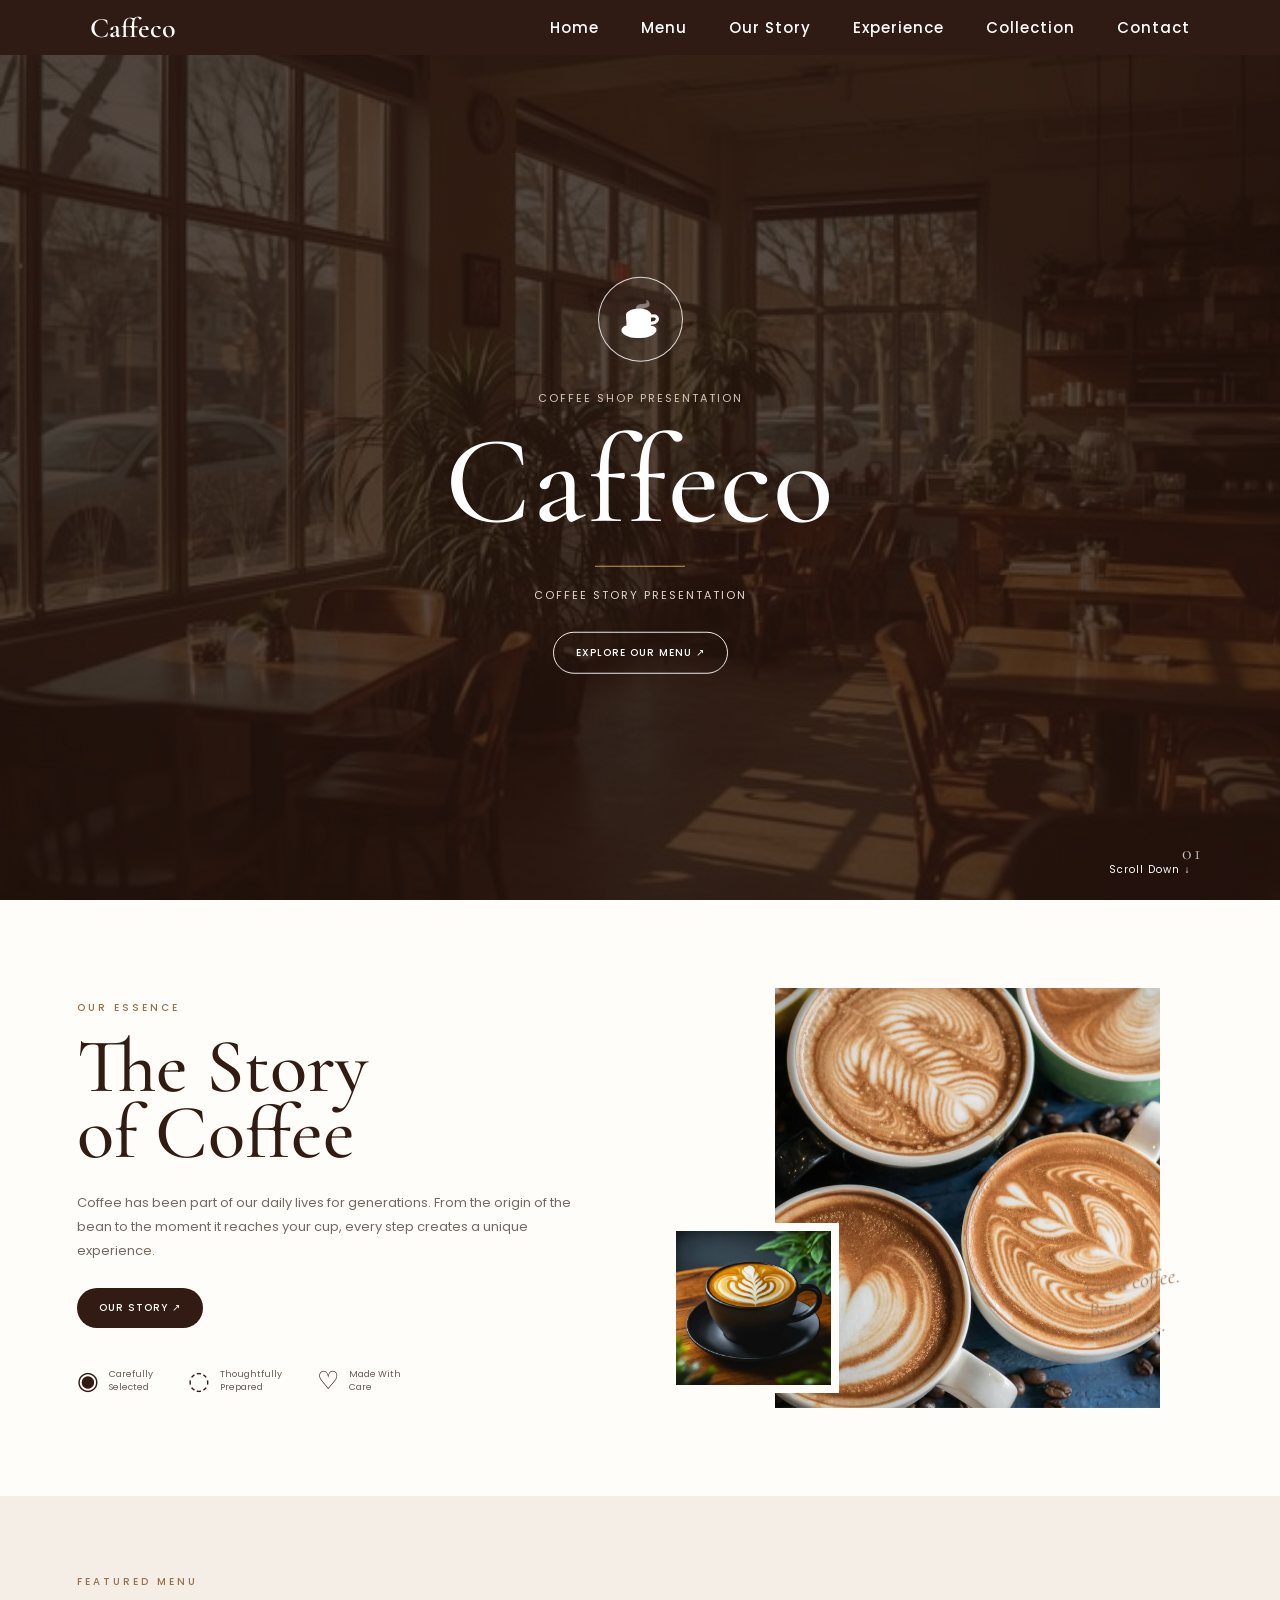
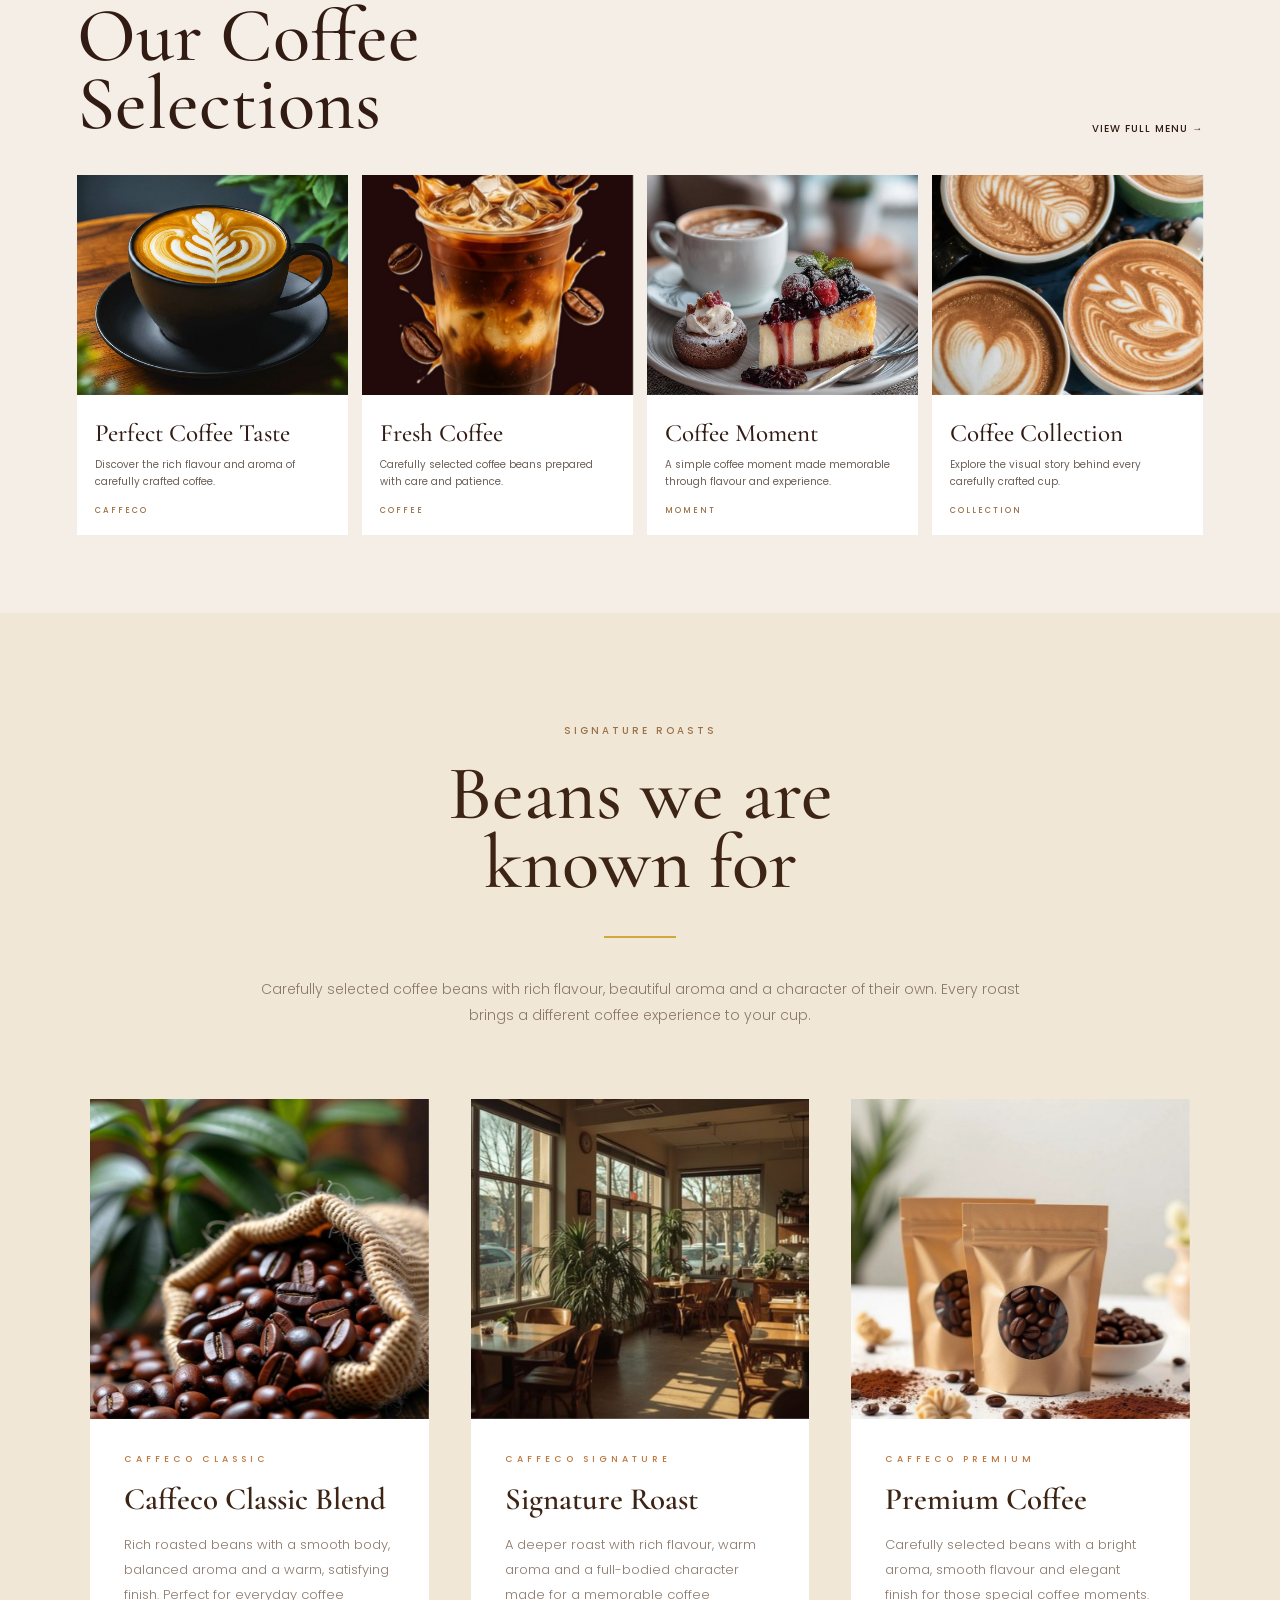
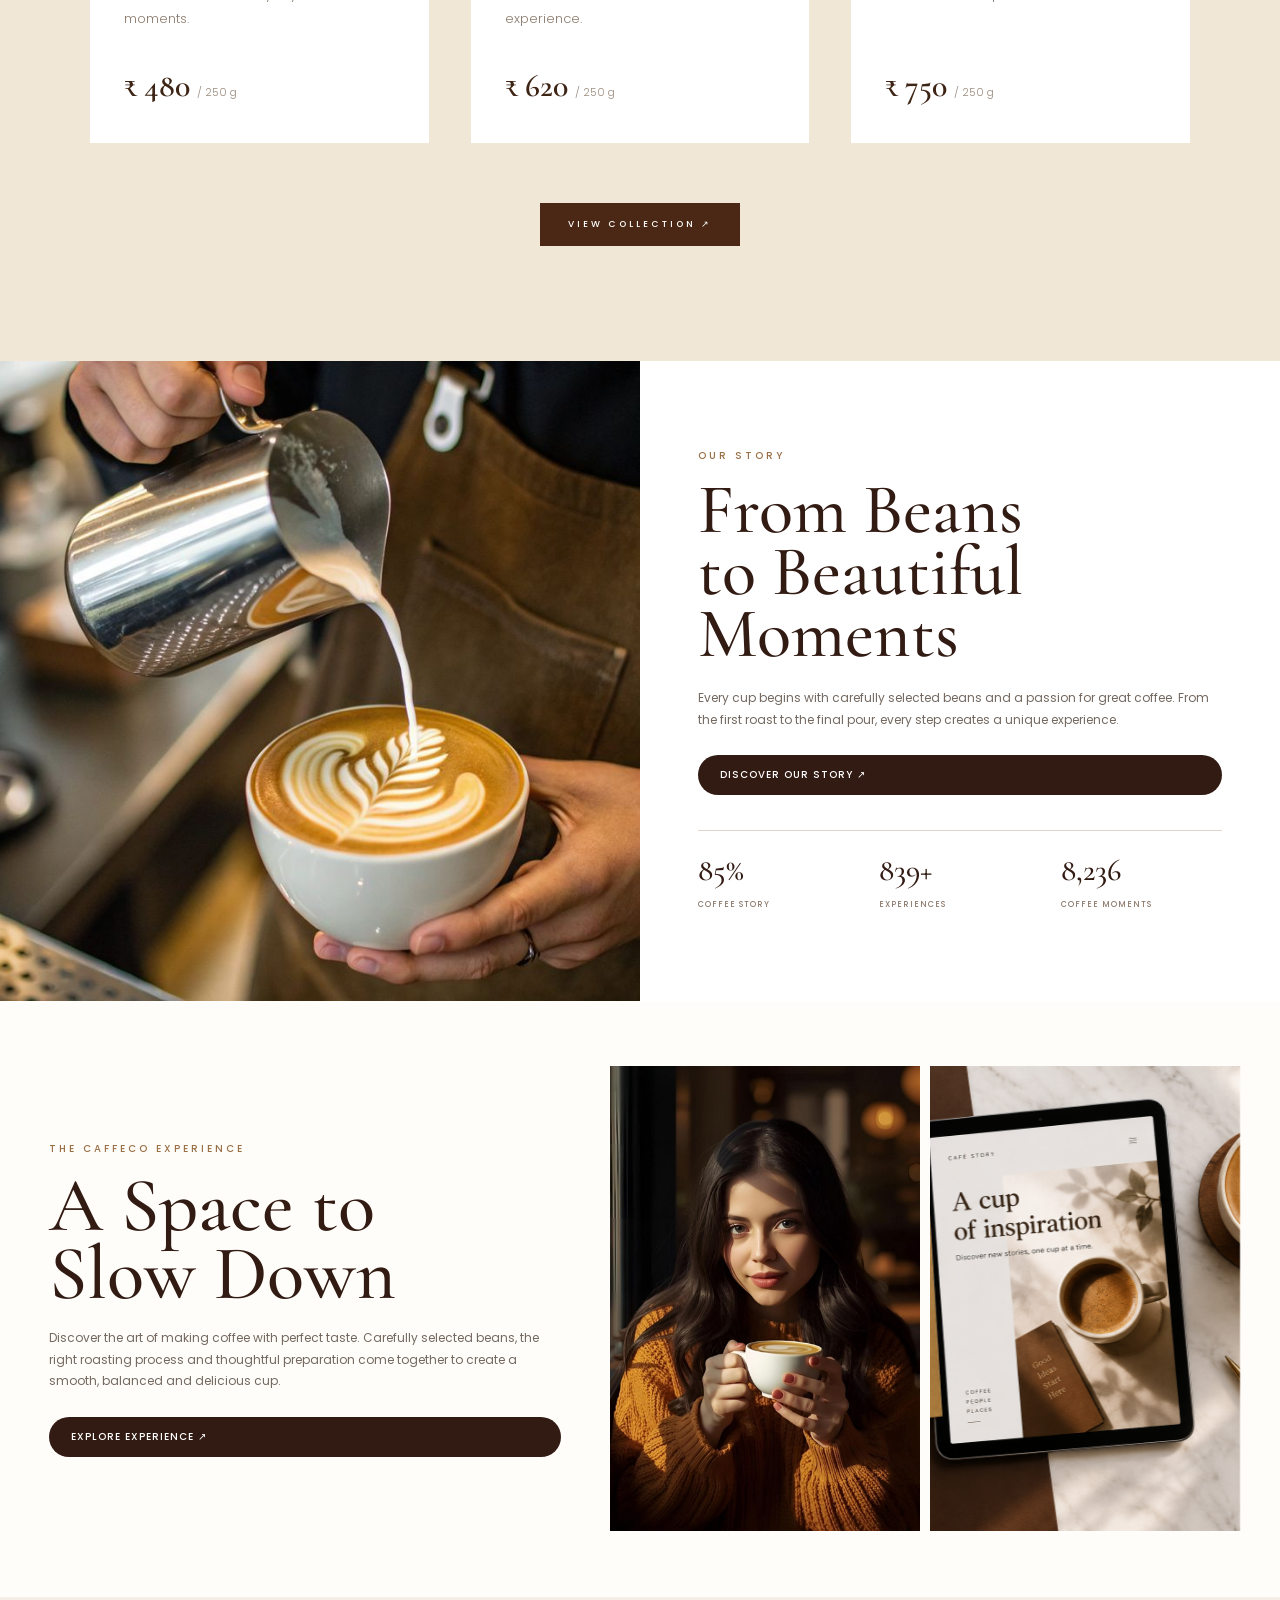
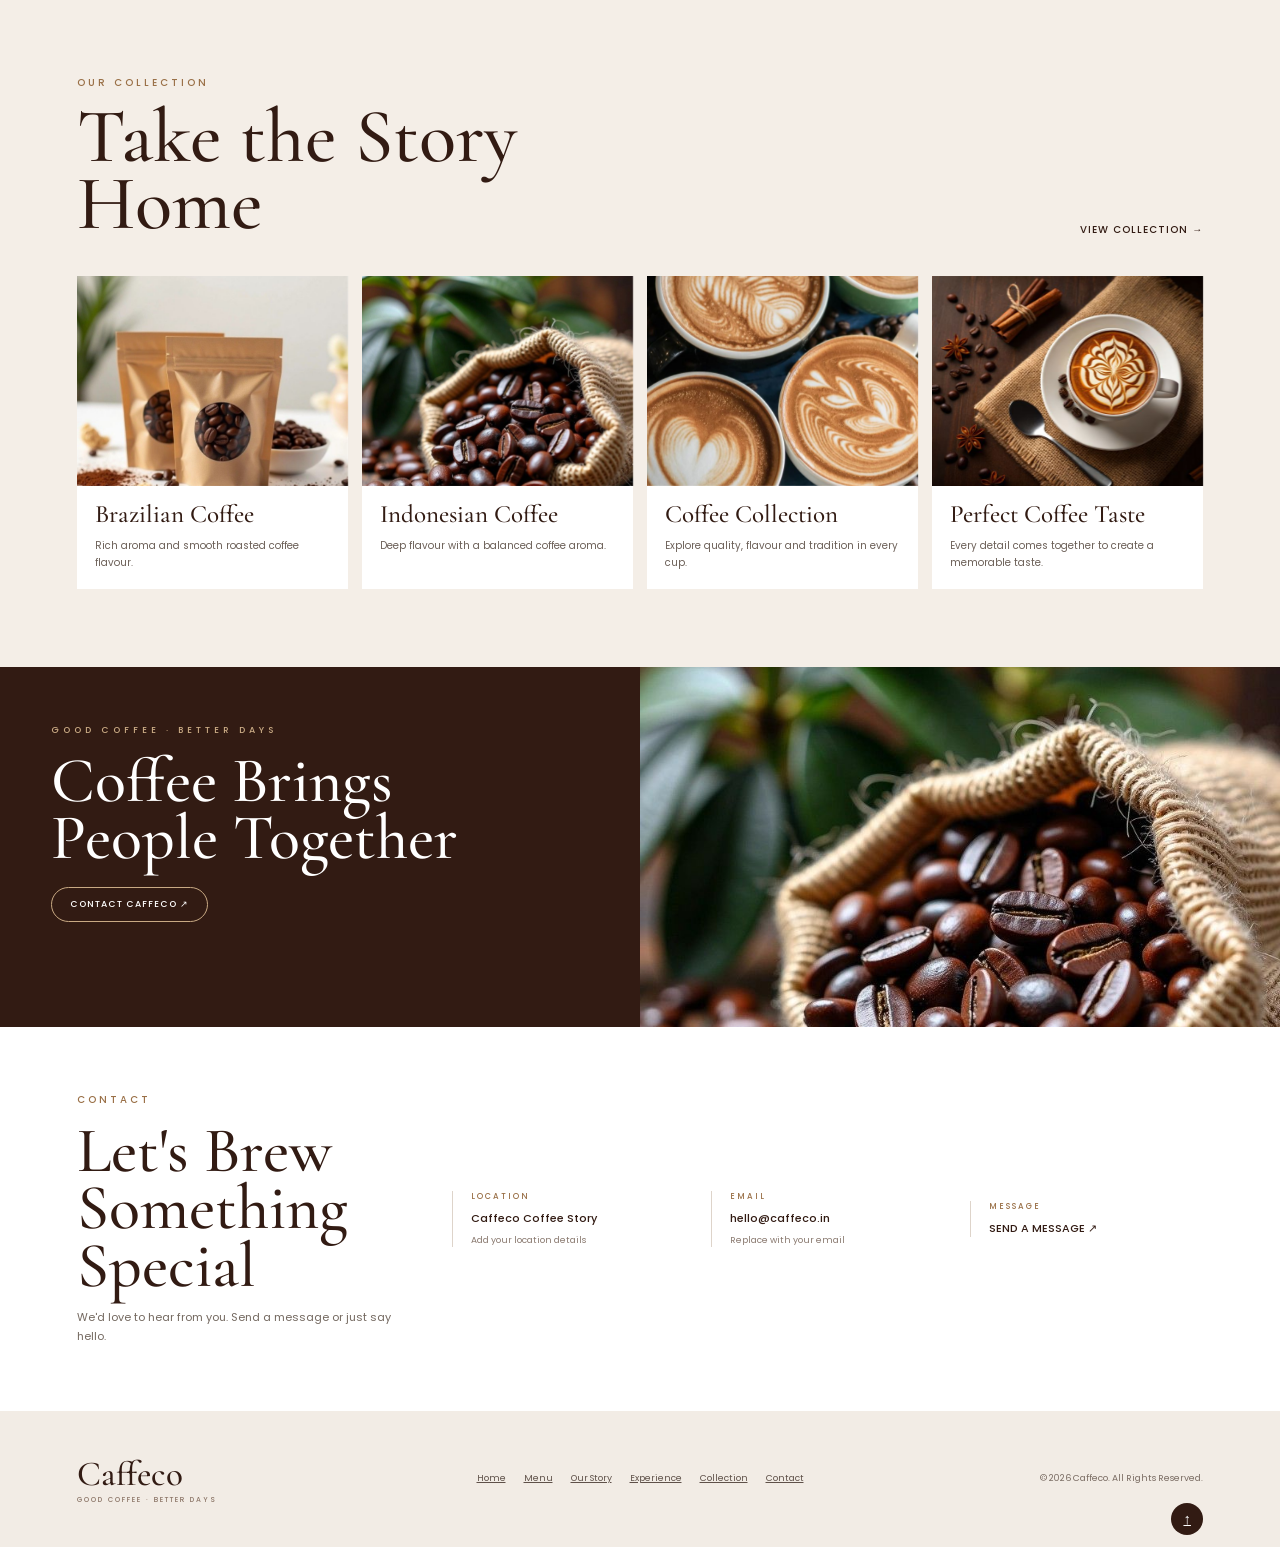
<file: index.html>
<!DOCTYPE html>
<html lang="en">
<head>
<meta charset="UTF-8">
<meta name="viewport" content="width=device-width, initial-scale=1.0">
<title>Caffeco | Coffee Story</title>
<link rel="stylesheet" href="style.css">
<link rel="stylesheet" href="caffeco-reference.css">
<link rel="preconnect" href="https://fonts.googleapis.com">
<link rel="preconnect" href="https://fonts.gstatic.com" crossorigin>
<link href="https://fonts.googleapis.com/css2?family=Cormorant+Garamond:wght@400;500;600;700&family=Poppins:wght@300;400;500;600&display=swap" rel="stylesheet">
</head>
<body>
<nav class="navbar">
<a href="index.html" class="nav-logo">Caffeco</a>
<button class="menu-toggle" id="menuToggle">☰</button>
<div class="nav-links" id="nav">
<a href="index.html">Home</a>
<a href="menu.html">Menu</a>
<a href="story.html">Our Story</a>
<a href="experience.html">Experience</a>
<a href="collection.html">Collection</a>
<a href="contact.html">Contact</a>
</div>
</nav>

<main class="reference-home">

<section class="cover" id="home">
    <img src="images/hero.coffee.jpg" alt="Caffeco Coffee Shop">
    <div class="cover-overlay"></div>
    <div class="cover-content">
        <div class="coffee-mark"><span>☕</span></div>
        <p class="cover-small-title">COFFEE SHOP PRESENTATION</p>
        <h1>Caffeco</h1>
        <div class="cover-line"></div>
        <p class="cover-subtitle">Coffee Story Presentation</p>
        <a href="menu.html" class="ref-hero-button">EXPLORE OUR MENU ↗</a>
    </div>
    <div class="cover-page-number">01</div>
    <div class="ref-scroll">Scroll Down ↓</div>
</section>

<!-- ADDED: reference-style essence section using your existing story content/images -->
<section class="ref-essence">
  <div class="ref-essence-copy">
    <span class="ref-kicker">OUR ESSENCE</span>
    <h2>The Story<br>of Coffee</h2>
    <p>
      Coffee has been part of our daily lives for generations. From the
      origin of the bean to the moment it reaches your cup, every step
      creates a unique experience.
    </p>
    <a href="story.html" class="ref-dark-button">OUR STORY ↗</a>
    <div class="ref-values">
      <div><b>◉</b><span>Carefully<br>Selected</span></div>
      <div><b>◌</b><span>Thoughtfully<br>Prepared</span></div>
      <div><b>♡</b><span>Made With<br>Care</span></div>
    </div>
  </div>
  <div class="ref-essence-art">
    <img class="ref-essence-main" src="images/coffee-cups.jpg" alt="Coffee cups">
    <img class="ref-essence-small" src="images/latte-cup.jpg" alt="Latte coffee">
    <span class="ref-hand-note">Good coffee.<br>Better moments.</span>
  </div>
</section>

<!-- ADDED: reference-style featured menu using images/content already present in your project -->
<section class="ref-featured">
  <div class="ref-section-head">
    <div>
      <span class="ref-kicker">FEATURED MENU</span>
      <h2>Our Coffee<br>Selections</h2>
    </div>
    <a href="menu.html" class="ref-inline-link">VIEW FULL MENU →</a>
  </div>
  <div class="ref-menu-grid">
    <article>
      <img src="images/latte-cup.jpg" alt="Latte coffee">
      <div><h3>Perfect Coffee Taste</h3><p>Discover the rich flavour and aroma of carefully crafted coffee.</p><strong>CAFFECO</strong></div>
    </article>
    <article>
      <img src="images/coffee-test.jpg" alt="Coffee drink">
      <div><h3>Fresh Coffee</h3><p>Carefully selected coffee beans prepared with care and patience.</p><strong>COFFEE</strong></div>
    </article>
    <article>
      <img src="images/coffee-food.jpg" alt="Coffee and food">
      <div><h3>Coffee Moment</h3><p>A simple coffee moment made memorable through flavour and experience.</p><strong>MOMENT</strong></div>
    </article>
    <article>
      <img src="images/coffee-cups.jpg" alt="Coffee collection">
      <div><h3>Coffee Collection</h3><p>Explore the visual story behind every carefully crafted cup.</p><strong>COLLECTION</strong></div>
    </article>
  </div>
</section>
<!-- =====================================================
     ADDED: SIGNATURE ROASTS
===================================================== -->

<section class="caffeco-signature-roasts">

    <div class="signature-roasts-heading">

        <span class="ref-kicker">
            SIGNATURE ROASTS
        </span>

        <h2>
            Beans we are<br>
            known for
        </h2>

        <div class="signature-roasts-line"></div>

        <p>
            Carefully selected coffee beans with rich flavour,
            beautiful aroma and a character of their own.
            Every roast brings a different coffee experience
            to your cup.
        </p>

    </div>


    <div class="signature-roasts-grid">


        <!-- CARD 01 -->

        <article class="signature-roast-card">

            <div class="signature-roast-image">

                <img
                    src="images/coffee-beans.jpg"
                    alt="Caffeco coffee beans"
                >

            </div>

            <div class="signature-roast-content">

                <span class="signature-roast-location">
                    CAFFECO CLASSIC
                </span>

                <h3>
                    Caffeco Classic Blend
                </h3>

                <p>
                    Rich roasted beans with a smooth body,
                    balanced aroma and a warm, satisfying finish.
                    Perfect for everyday coffee moments.
                </p>

                <div class="signature-roast-price">
                    ₹ 480 <small>/ 250 g</small>
                </div>

            </div>

        </article>


        <!-- CARD 02 -->

        <article class="signature-roast-card">

            <div class="signature-roast-image">

                <img
                    src="images/hero.coffee.jpg"
                    alt="Caffeco signature coffee"
                >

            </div>

            <div class="signature-roast-content">

                <span class="signature-roast-location">
                    CAFFECO SIGNATURE
                </span>

                <h3>
                    Signature Roast
                </h3>

                <p>
                    A deeper roast with rich flavour,
                    warm aroma and a full-bodied character
                    made for a memorable coffee experience.
                </p>

                <div class="signature-roast-price">
                    ₹ 620 <small>/ 250 g</small>
                </div>

            </div>

        </article>


        <!-- CARD 03 -->

        <article class="signature-roast-card">

            <div class="signature-roast-image">

                <img
                    src="images/coffee-product.jpg"
                    alt="Caffeco premium coffee"
                >

            </div>

            <div class="signature-roast-content">

                <span class="signature-roast-location">
                    CAFFECO PREMIUM
                </span>

                <h3>
                    Premium Coffee
                </h3>

                <p>
                    Carefully selected beans with a bright
                    aroma, smooth flavour and elegant finish
                    for those special coffee moments.
                </p>

                <div class="signature-roast-price">
                    ₹ 750 <small>/ 250 g</small>
                </div>

            </div>

        </article>

    </div>


    <div class="signature-roasts-button-wrap">

        <a href="collection.html">
            VIEW COLLECTION ↗
        </a>

    </div>

</section>
<!-- ADDED: experience block; the full original experience page remains available separately -->
<section class="ref-story-banner">
  <div class="ref-banner-image"><img src="images/coffee-making.jpg" alt="Coffee preparation"></div>
  <div class="ref-banner-copy">
    <span class="ref-kicker">OUR STORY</span>
    <h2>From Beans<br>to Beautiful Moments</h2>
    <p>
      Every cup begins with carefully selected beans and a passion for great coffee.
      From the first roast to the final pour, every step creates a unique experience.
    </p>
    <a href="story.html" class="ref-dark-button">DISCOVER OUR STORY ↗</a>
    <div class="ref-stats">
      <div><strong>85%</strong><span>COFFEE STORY</span></div>
      <div><strong>839+</strong><span>EXPERIENCES</span></div>
      <div><strong>8,236</strong><span>COFFEE MOMENTS</span></div>
    </div>
  </div>
</section>

<!-- ADDED: reference-style cafe experience section using your existing experience image -->
<section class="ref-experience-home">
  <div class="ref-experience-copy">
    <span class="ref-kicker">THE CAFFECO EXPERIENCE</span>
    <h2>A Space to<br>Slow Down</h2>
    <p>
      Discover the art of making coffee with perfect taste. Carefully selected beans,
      the right roasting process and thoughtful preparation come together to create
      a smooth, balanced and delicious cup.
    </p>
    <a href="experience.html" class="ref-dark-button">EXPLORE EXPERIENCE ↗</a>
  </div>
  <div class="ref-experience-images">
    <img src="images/coffee-person.jpg" alt="Person enjoying coffee">
    <img src="images/coffee-tablet.jpg" alt="Coffee and tablet">
  </div>
</section>

<!-- ADDED: collection preview using your existing collection imagery -->
<section class="ref-collection-home">
  <div class="ref-section-head">
    <div>
      <span class="ref-kicker">OUR COLLECTION</span>
      <h2>Take the Story<br>Home</h2>
    </div>
    <a href="collection.html" class="ref-inline-link">VIEW COLLECTION →</a>
  </div>
  <div class="ref-collection-grid">
    <article><img src="images/coffee-product.jpg" alt="Coffee product"><h3>Brazilian Coffee</h3><p>Rich aroma and smooth roasted coffee flavour.</p></article>
    <article><img src="images/coffee-beans.jpg" alt="Coffee beans"><h3>Indonesian Coffee</h3><p>Deep flavour with a balanced coffee aroma.</p></article>
    <article><img src="images/coffee-cups.jpg" alt="Coffee cups"><h3>Coffee Collection</h3><p>Explore quality, flavour and tradition in every cup.</p></article>
    <article><img src="images/lattee.jpg" alt="Latte coffee"><h3>Perfect Coffee Taste</h3><p>Every detail comes together to create a memorable taste.</p></article>
  </div>
</section>

<!-- ADDED: reference-style dark CTA -->
<section class="ref-cta">
  <div>
    <span>GOOD COFFEE · BETTER DAYS</span>
    <h2>Coffee Brings<br>People Together</h2>
    <a href="contact.html">CONTACT CAFFECO ↗</a>
  </div>
  <img src="images/coffee-beans.jpg" alt="Coffee beans">
</section>

<!-- ADDED: contact strip like the reference, without inventing personal contact details -->
<section class="ref-contact-strip">
  <div class="ref-contact-title">
    <span class="ref-kicker">CONTACT</span>
    <h2>Let's Brew<br>Something Special</h2>
    <p>We'd love to hear from you. Send a message or just say hello.</p>
  </div>
  <div class="ref-contact-item"><b>LOCATION</b><span>Caffeco Coffee Story</span><small>Add your location details</small></div>
  <div class="ref-contact-item"><b>EMAIL</b><span>hello@caffeco.in</span><small>Replace with your email</small></div>
  <div class="ref-contact-item"><b>MESSAGE</b><a href="contact.html">SEND A MESSAGE ↗</a></div>
</section>

</main>
<footer class="caffeco-reference-footer">
  <div class="footer-brand">
    <div class="footer-logo">Caffeco</div>
    <span>GOOD COFFEE · BETTER DAYS</span>
  </div>
  <div class="footer-links">
    <a href="index.html">Home</a>
    <a href="menu.html">Menu</a>
    <a href="story.html">Our Story</a>
    <a href="experience.html">Experience</a>
    <a href="collection.html">Collection</a>
    <a href="contact.html">Contact</a>
  </div>
  <div class="footer-copy">© 2026 Caffeco. All Rights Reserved.</div>
  <a href="#" class="footer-top" aria-label="Back to top">↑</a>
</footer>
<script src="script.js"></script>
</body>
</html>
</file>
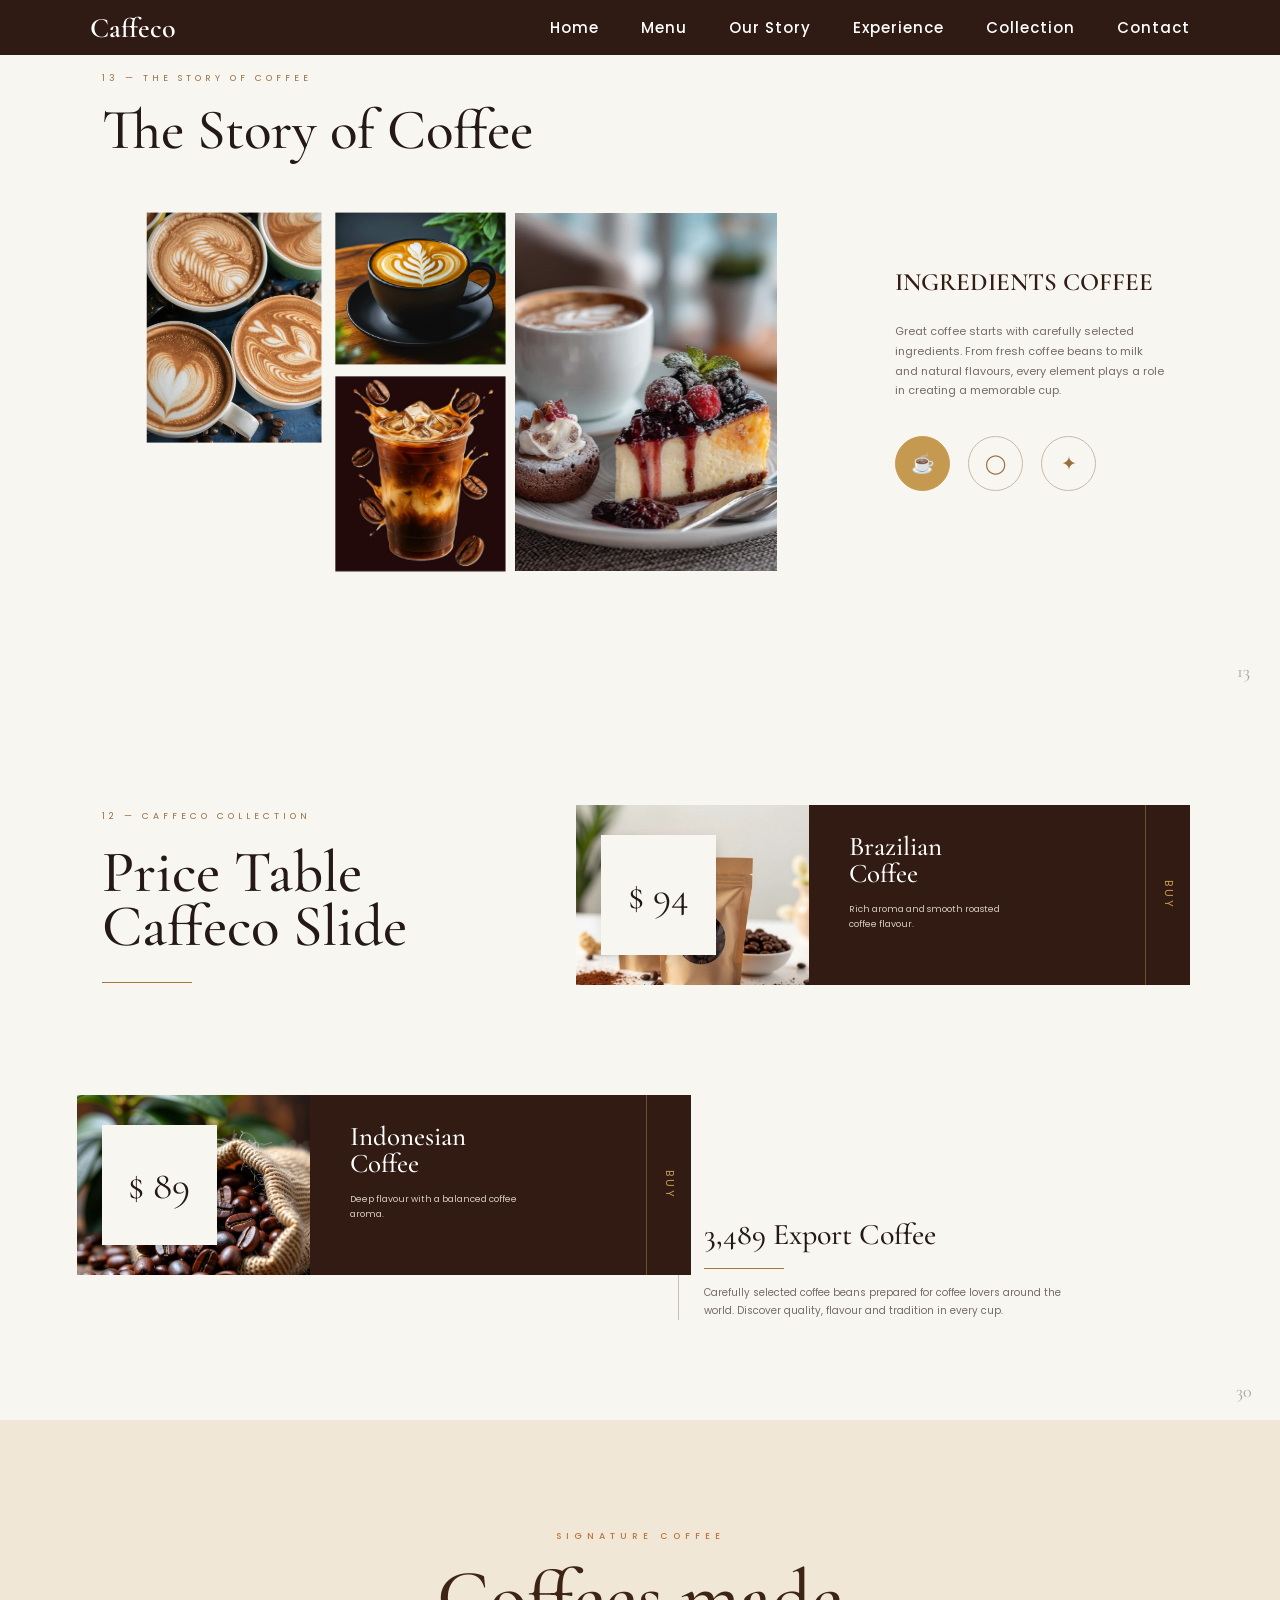
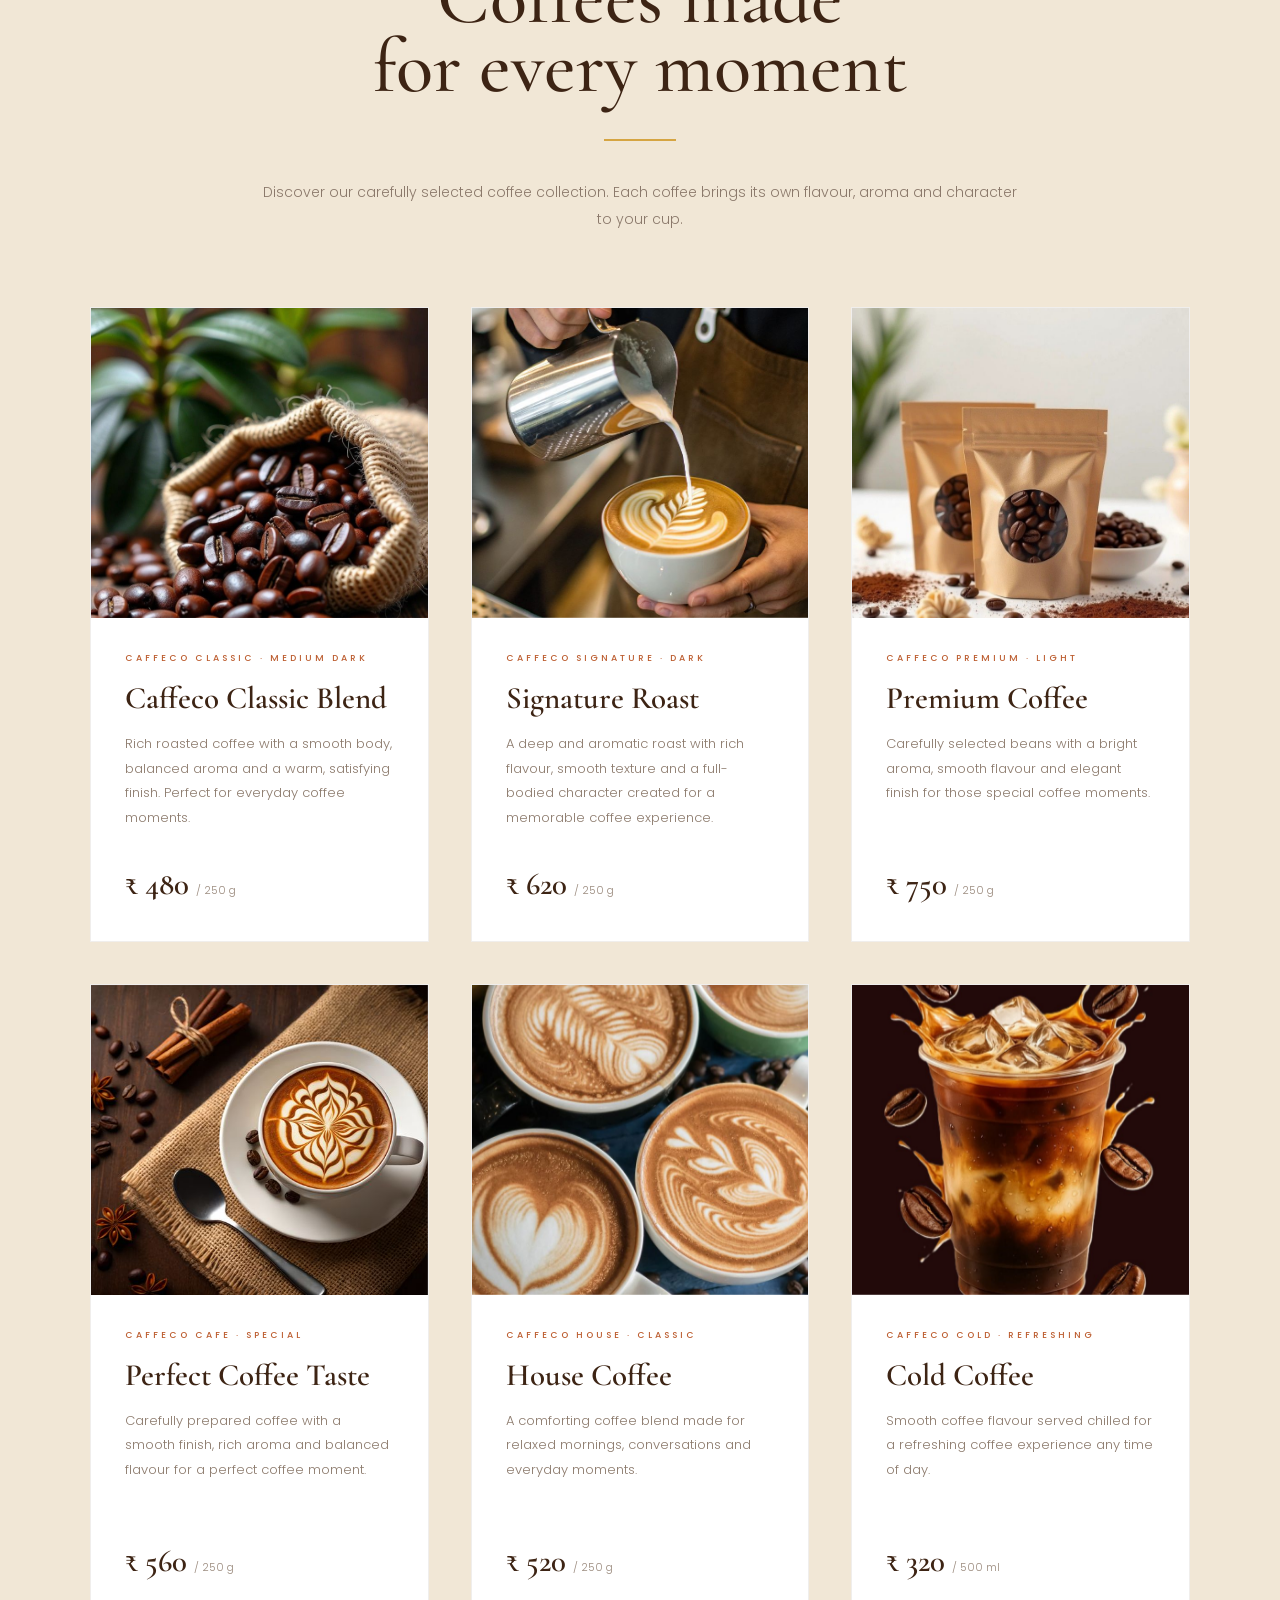
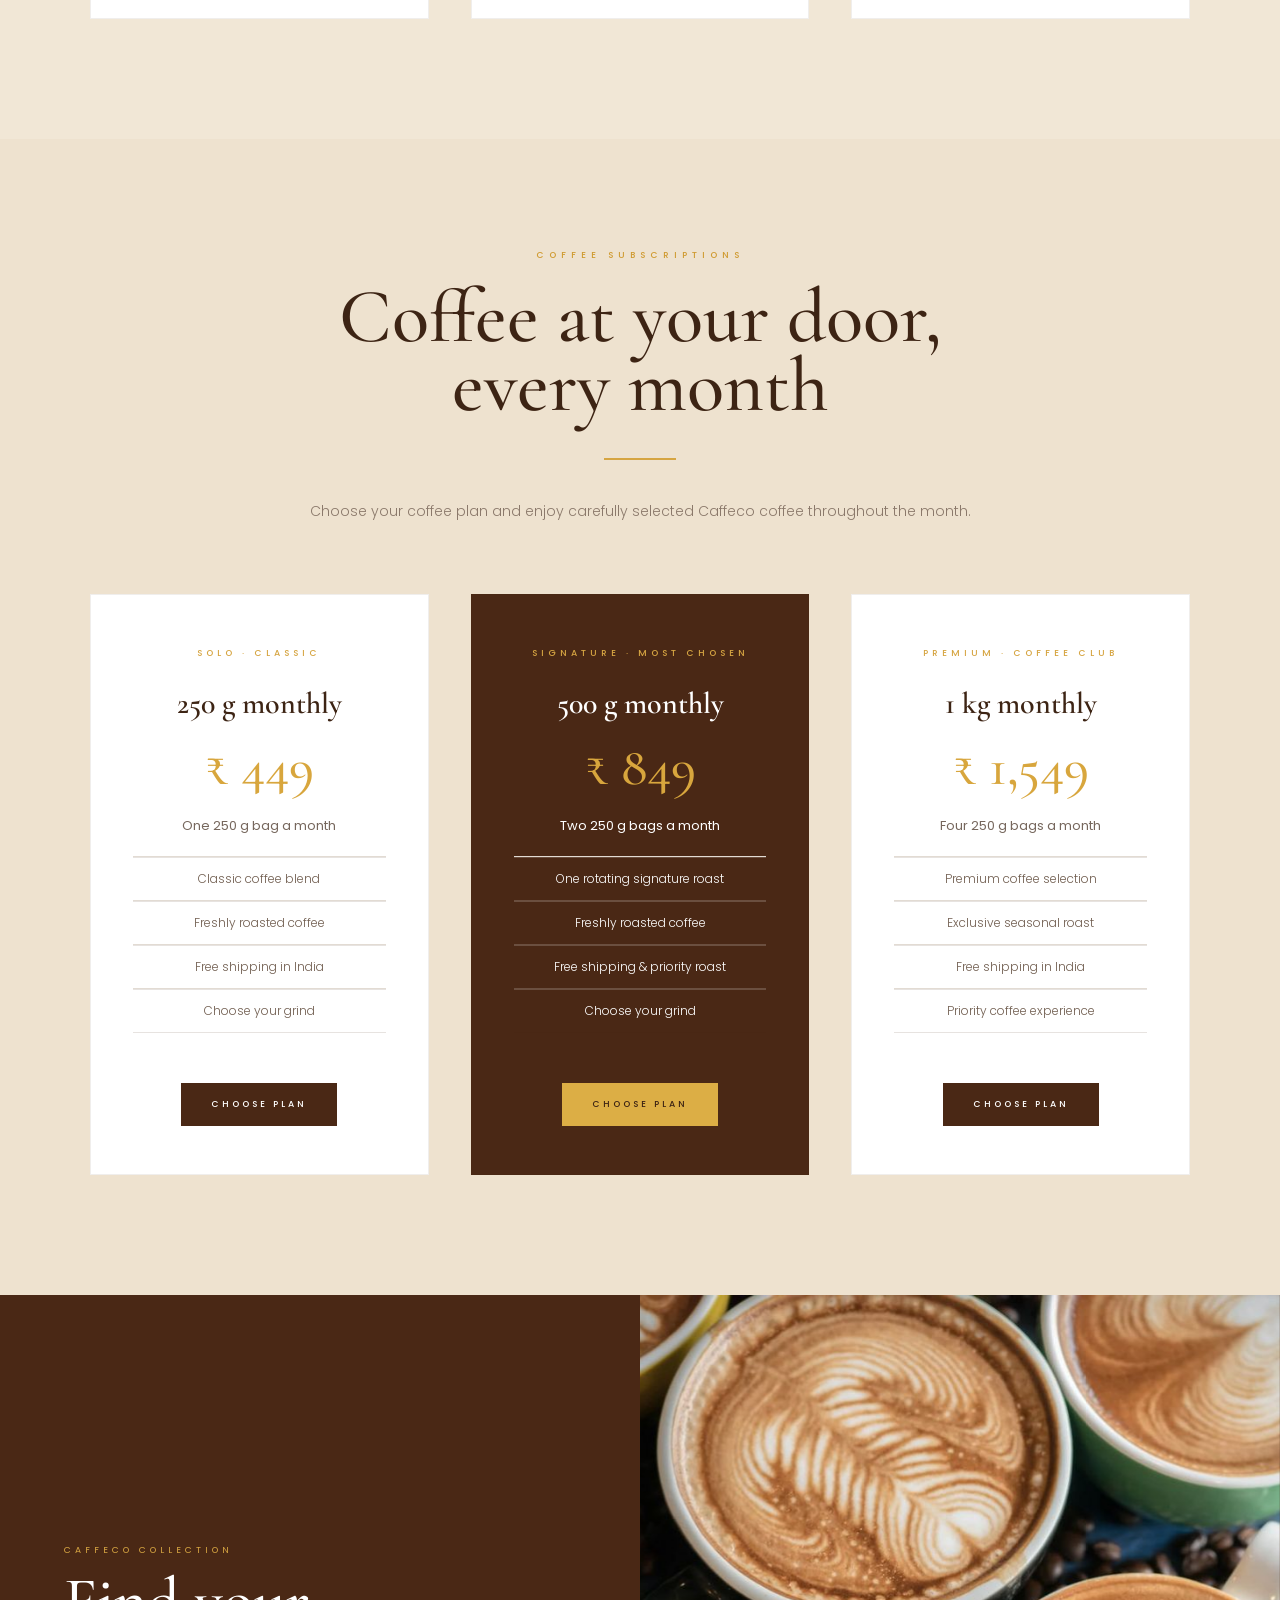
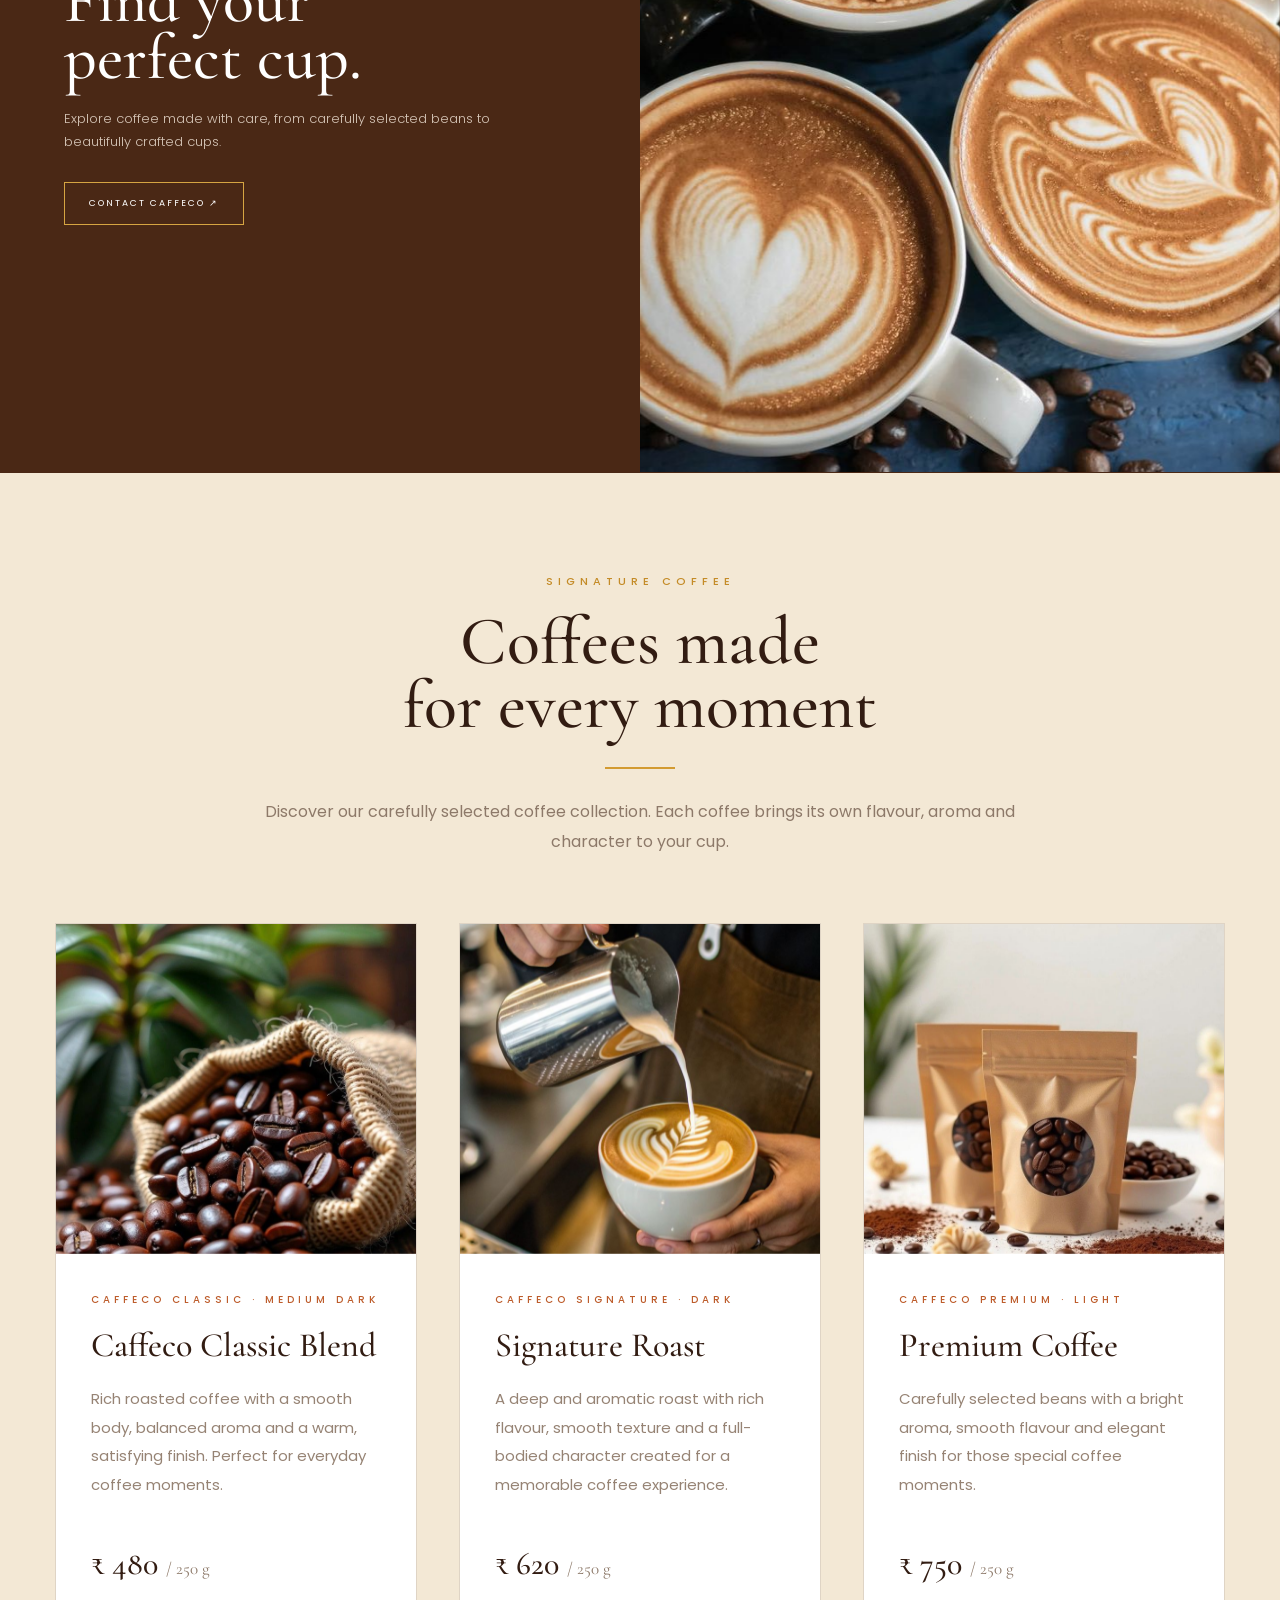
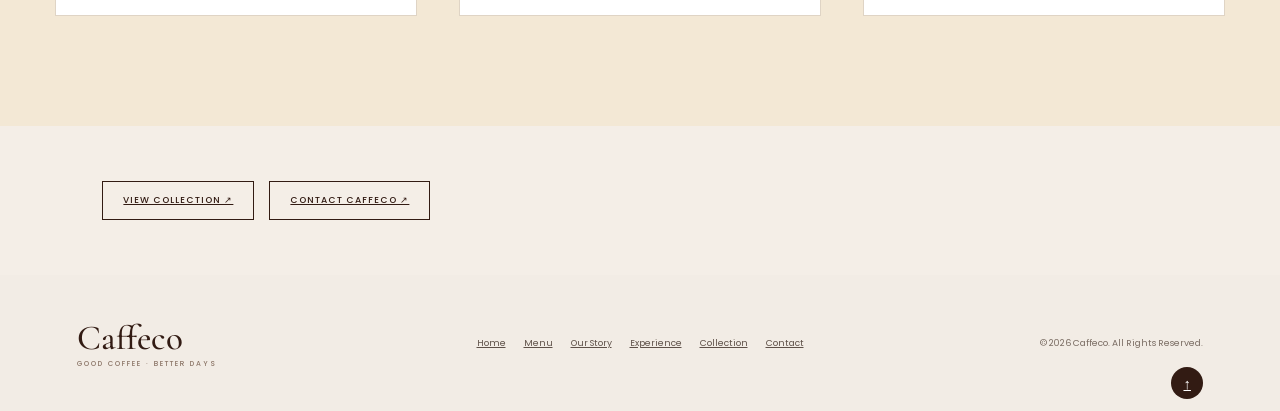
<file: collection.html>
<!DOCTYPE html>
<html lang="en">
<head>
<meta charset="utf-8"/>
<meta content="width=device-width, initial-scale=1.0" name="viewport"/>
<title>Caffeco | Coffee Story</title>
<link href="style.css" rel="stylesheet"/>
<link href="caffeco-reference.css" rel="stylesheet"/>
<link href="https://fonts.googleapis.com" rel="preconnect"/>
<link crossorigin="" href="https://fonts.gstatic.com" rel="preconnect"/>
<link href="https://fonts.googleapis.com/css2?family=Cormorant+Garamond:wght@400;500;600;700&amp;family=Poppins:wght@300;400;500;600&amp;display=swap" rel="stylesheet"/>
</head>
<body>

<nav class="navbar">

    <a href="index.html" class="nav-logo">
        Caffeco
    </a>

    <button class="menu-toggle" id="menuToggle">
        ☰
    </button>

    <div class="nav-links" id="nav">

        <a href="index.html">Home</a>

        <a href="menu.html">Menu</a>

        <a href="story.html">Our Story</a>

        <a href="experience.html">Experience</a>

        <a href="collection.html">Collection</a>

        <a href="contact.html">Contact</a>

    </div>

</nav>

<section class="ingredients-section" id="collection">
<div class="ingredients-heading">
<span>
            13 — THE STORY OF COFFEE
        </span>
<h2>
            The Story of Coffee
        </h2>
</div>
<div class="ingredients-gallery">
<div class="ingredient-img ingredient-img-one">
<img alt="Coffee cups" src="images/coffee-cups.jpg"/>
</div>
<div class="ingredient-img ingredient-img-two">
<img alt="Coffee cup" src="images/latte-cup.jpg"/>
</div>
<div class="ingredient-img ingredient-img-three">
<img alt="Iced coffee" src="images/coffee-test.jpg"/>
</div>
<div class="ingredient-img ingredient-img-four">
<img alt="Coffee and food" src="images/coffee-food.jpg"/>
</div>
</div>
<div class="ingredients-info">
<span class="ingredients-label">
            INGREDIENTS COFFEE
        </span>
<p>
            Great coffee starts with carefully selected
            ingredients. From fresh coffee beans to milk
            and natural flavours, every element plays a
            role in creating a memorable cup.
        </p>
<div class="ingredient-icons">
<div class="ingredient-icon">
<span>☕</span>
</div>
<div class="ingredient-icon">
<span>◯</span>
</div>
<div class="ingredient-icon">
<span>✦</span>
</div>
</div>
</div>
<div class="ingredients-page-number">
        13
    </div>
</section>

<section class="price-table-section">
<div class="price-heading">
<span>
            12 — CAFFECO COLLECTION
        </span>
<h2>
            Price Table<br/>
            Caffeco Slide
        </h2>
<div class="price-heading-line"></div>
</div>
<div class="price-product price-product-top">
<div class="price-product-image">
<img alt="Brazilian coffee" src="images/coffee-product.jpg"/>
</div>
<div class="price-box">
            $ 94
        </div>
<div class="price-product-info">
<h3>
                Brazilian<br/>
                Coffee
            </h3>
<p>
                Rich aroma and smooth
                roasted coffee flavour.
            </p>
</div>
<div class="buy-text">
            BUY
        </div>
</div>
<div class="price-product price-product-bottom">
<div class="price-product-image">
<img alt="Indonesian coffee" src="images/coffee-beans.jpg"/>
</div>
<div class="price-box">
            $ 89
        </div>
<div class="price-product-info">
<h3>
                Indonesian<br/>
                Coffee
            </h3>
<p>
                Deep flavour with a
                balanced coffee aroma.
            </p>
</div>
<div class="buy-text">
            BUY
        </div>
</div>
<div class="export-coffee">
<h3>
            3,489 Export Coffee
        </h3>
<div class="export-line"></div>
<p>
            Carefully selected coffee beans
            prepared for coffee lovers around
            the world. Discover quality,
            flavour and tradition in every cup.
        </p>
</div>
<div class="price-page-number">
        30
    </div>
</section>
<!-- =====================================================
     ADDED: SIGNATURE COFFEE COLLECTION
===================================================== -->

<section class="caffeco-coffee-collection">

    <div class="collection-section-heading">

        <span class="collection-kicker">
            SIGNATURE COFFEE
        </span>

        <h2>
            Coffees made<br>
            for every moment
        </h2>

        <div class="collection-heading-line"></div>

        <p>
            Discover our carefully selected coffee collection.
            Each coffee brings its own flavour, aroma and
            character to your cup.
        </p>

    </div>


    <div class="coffee-collection-grid">


        <!-- CARD 01 -->

        <article class="coffee-collection-card">

            <div class="coffee-collection-image">

                <img
                    src="images/coffee-beans.jpg"
                    alt="Caffeco coffee beans"
                >

            </div>

            <div class="coffee-collection-content">

                <span>
                    CAFFECO CLASSIC · MEDIUM DARK
                </span>

                <h3>
                    Caffeco Classic Blend
                </h3>

                <p>
                    Rich roasted coffee with a smooth body,
                    balanced aroma and a warm, satisfying finish.
                    Perfect for everyday coffee moments.
                </p>

                <div class="collection-price">
                    ₹ 480 <small>/ 250 g</small>
                </div>

            </div>

        </article>


        <!-- CARD 02 -->

        <article class="coffee-collection-card">

            <div class="coffee-collection-image">

                <img
                    src="images/coffee-making.jpg"
                    alt="Caffeco coffee preparation"
                >

            </div>

            <div class="coffee-collection-content">

                <span>
                    CAFFECO SIGNATURE · DARK
                </span>

                <h3>
                    Signature Roast
                </h3>

                <p>
                    A deep and aromatic roast with rich flavour,
                    smooth texture and a full-bodied character
                    created for a memorable coffee experience.
                </p>

                <div class="collection-price">
                    ₹ 620 <small>/ 250 g</small>
                </div>

            </div>

        </article>


        <!-- CARD 03 -->

        <article class="coffee-collection-card">

            <div class="coffee-collection-image">

                <img
                    src="images/coffee-product.jpg"
                    alt="Caffeco premium coffee"
                >

            </div>

            <div class="coffee-collection-content">

                <span>
                    CAFFECO PREMIUM · LIGHT
                </span>

                <h3>
                    Premium Coffee
                </h3>

                <p>
                    Carefully selected beans with a bright aroma,
                    smooth flavour and elegant finish for those
                    special coffee moments.
                </p>

                <div class="collection-price">
                    ₹ 750 <small>/ 250 g</small>
                </div>

            </div>

        </article>


        <!-- CARD 04 -->

        <article class="coffee-collection-card">

            <div class="coffee-collection-image">

                <img
                    src="images/lattee.jpg"
                    alt="Caffeco latte coffee"
                >

            </div>

            <div class="coffee-collection-content">

                <span>
                    CAFFECO CAFE · SPECIAL
                </span>

                <h3>
                    Perfect Coffee Taste
                </h3>

                <p>
                    Carefully prepared coffee with a smooth
                    finish, rich aroma and balanced flavour
                    for a perfect coffee moment.
                </p>

                <div class="collection-price">
                    ₹ 560 <small>/ 250 g</small>
                </div>

            </div>

        </article>


        <!-- CARD 05 -->

        <article class="coffee-collection-card">

            <div class="coffee-collection-image">

                <img
                    src="images/coffee-cups.jpg"
                    alt="Caffeco coffee cups"
                >

            </div>

            <div class="coffee-collection-content">

                <span>
                    CAFFECO HOUSE · CLASSIC
                </span>

                <h3>
                    House Coffee
                </h3>

                <p>
                    A comforting coffee blend made for relaxed
                    mornings, conversations and everyday moments.
                </p>

                <div class="collection-price">
                    ₹ 520 <small>/ 250 g</small>
                </div>

            </div>

        </article>


        <!-- CARD 06 -->

        <article class="coffee-collection-card">

            <div class="coffee-collection-image">

                <img
                    src="images/coffee-test.jpg"
                    alt="Caffeco iced coffee"
                >

            </div>

            <div class="coffee-collection-content">

                <span>
                    CAFFECO COLD · REFRESHING
                </span>

                <h3>
                    Cold Coffee
                </h3>

                <p>
                    Smooth coffee flavour served chilled for a
                    refreshing coffee experience any time of day.
                </p>

                <div class="collection-price">
                    ₹ 320 <small>/ 500 ml</small>
                </div>

            </div>

        </article>

    </div>

</section>


<!-- =====================================================
     ADDED: COFFEE SUBSCRIPTION PLANS
===================================================== -->

<section class="caffeco-subscriptions">

    <div class="subscription-heading">

        <span>
            COFFEE SUBSCRIPTIONS
        </span>

        <h2>
            Coffee at your door,<br>
            every month
        </h2>

        <div class="subscription-line"></div>

        <p>
            Choose your coffee plan and enjoy carefully
            selected Caffeco coffee throughout the month.
        </p>

    </div>


    <div class="subscription-grid">


        <!-- PLAN 01 -->

        <article class="subscription-card">

            <span class="subscription-label">
                SOLO · CLASSIC
            </span>

            <h3>
                250 g monthly
            </h3>

            <div class="subscription-price">
                ₹ 449
            </div>

            <p class="subscription-main">
                One 250 g bag a month
            </p>

            <ul>
                <li>Classic coffee blend</li>
                <li>Freshly roasted coffee</li>
                <li>Free shipping in India</li>
                <li>Choose your grind</li>
            </ul>

            <a href="contact.html">
                CHOOSE PLAN
            </a>

        </article>


        <!-- PLAN 02 -->

        <article class="subscription-card subscription-featured">

            <span class="subscription-label">
                SIGNATURE · MOST CHOSEN
            </span>

            <h3>
                500 g monthly
            </h3>

            <div class="subscription-price">
                ₹ 849
            </div>

            <p class="subscription-main">
                Two 250 g bags a month
            </p>

            <ul>
                <li>One rotating signature roast</li>
                <li>Freshly roasted coffee</li>
                <li>Free shipping & priority roast</li>
                <li>Choose your grind</li>
            </ul>

            <a href="contact.html">
                CHOOSE PLAN
            </a>

        </article>


        <!-- PLAN 03 -->

        <article class="subscription-card">

            <span class="subscription-label">
                PREMIUM · COFFEE CLUB
            </span>

            <h3>
                1 kg monthly
            </h3>

            <div class="subscription-price">
                ₹ 1,549
            </div>

            <p class="subscription-main">
                Four 250 g bags a month
            </p>

            <ul>
                <li>Premium coffee selection</li>
                <li>Exclusive seasonal roast</li>
                <li>Free shipping in India</li>
                <li>Priority coffee experience</li>
            </ul>

            <a href="contact.html">
                CHOOSE PLAN
            </a>

        </article>

    </div>

</section>


<!-- =====================================================
     ADDED: COLLECTION CTA
===================================================== -->

<section class="caffeco-collection-cta">

    <div class="collection-cta-content">

        <span>
            CAFFECO COLLECTION
        </span>

        <h2>
            Find your<br>
            perfect cup.
        </h2>

        <p>
            Explore coffee made with care, from carefully
            selected beans to beautifully crafted cups.
        </p>

        <a href="contact.html">
            CONTACT CAFFECO ↗
        </a>

    </div>

    <div class="collection-cta-image">

        <img
            src="images/coffee-cups.jpg"
            alt="Caffeco coffee collection"
        >

    </div>

</section>
<!-- =========================================================
     CAFFECO — SIGNATURE COFFEE COLLECTION
     KAAPI & CO. INSPIRED CARD SECTION
========================================================= -->

<section class="caffeco-kaapi-coffee">

    <!-- SECTION HEADING -->

    <div class="caffeco-kaapi-heading">

        <span>SIGNATURE COFFEE</span>

        <h2>
            Coffees made<br>
            for every moment
        </h2>

        <div class="caffeco-kaapi-line"></div>

        <p>
            Discover our carefully selected coffee collection.
            Each coffee brings its own flavour, aroma and
            character to your cup.
        </p>

    </div>


    <!-- COFFEE CARDS -->

    <div class="caffeco-kaapi-grid">


        <!-- CARD 1 -->

        <div class="caffeco-kaapi-card">

            <div class="caffeco-kaapi-image">
                <img
                    src="images/coffee-beans.jpg"
                    alt="Caffeco Classic Blend">
            </div>

            <div class="caffeco-kaapi-content">

                <span class="caffeco-kaapi-category">
                    CAFFECO CLASSIC · MEDIUM DARK
                </span>

                <h3>
                    Caffeco Classic Blend
                </h3>

                <p>
                    Rich roasted coffee with a smooth body,
                    balanced aroma and a warm, satisfying
                    finish. Perfect for everyday coffee moments.
                </p>

                <div class="caffeco-kaapi-price">
                    <strong>₹ 480</strong>
                    <span>/ 250 g</span>
                </div>

            </div>

        </div>


        <!-- CARD 2 -->

        <div class="caffeco-kaapi-card">

            <div class="caffeco-kaapi-image">
                <img
                    src="images/coffee-making.jpg"
                    alt="Caffeco Signature Roast">
            </div>

            <div class="caffeco-kaapi-content">

                <span class="caffeco-kaapi-category">
                    CAFFECO SIGNATURE · DARK
                </span>

                <h3>
                    Signature Roast
                </h3>

                <p>
                    A deep and aromatic roast with rich
                    flavour, smooth texture and a full-bodied
                    character created for a memorable
                    coffee experience.
                </p>

                <div class="caffeco-kaapi-price">
                    <strong>₹ 620</strong>
                    <span>/ 250 g</span>
                </div>

            </div>

        </div>


        <!-- CARD 3 -->

        <div class="caffeco-kaapi-card">

            <div class="caffeco-kaapi-image">
                <img
                    src="images/coffee-product.jpg"
                    alt="Caffeco Premium Coffee">
            </div>

            <div class="caffeco-kaapi-content">

                <span class="caffeco-kaapi-category">
                    CAFFECO PREMIUM · LIGHT
                </span>

                <h3>
                    Premium Coffee
                </h3>

                <p>
                    Carefully selected beans with a bright
                    aroma, smooth flavour and elegant finish
                    for those special coffee moments.
                </p>

                <div class="caffeco-kaapi-price">
                    <strong>₹ 750</strong>
                    <span>/ 250 g</span>
                </div>

            </div>

        </div>


    </div>

</section>
<section class="ref-page-cta"><a href="collection.html">VIEW COLLECTION ↗</a><a href="contact.html">CONTACT CAFFECO ↗</a></section>
</main>
<footer class="caffeco-reference-footer">
  <div class="footer-brand">
    <div class="footer-logo">Caffeco</div>
    <span>GOOD COFFEE · BETTER DAYS</span>
  </div>
  <div class="footer-links">
    <a href="index.html">Home</a>
    <a href="menu.html">Menu</a>
    <a href="story.html">Our Story</a>
    <a href="experience.html">Experience</a>
    <a href="collection.html">Collection</a>
    <a href="contact.html">Contact</a>
  </div>
  <div class="footer-copy">© 2026 Caffeco. All Rights Reserved.</div>
  <a href="#" class="footer-top" aria-label="Back to top">↑</a>
</footer>
<script src="script.js"></script>
</body>
</html>
</file>
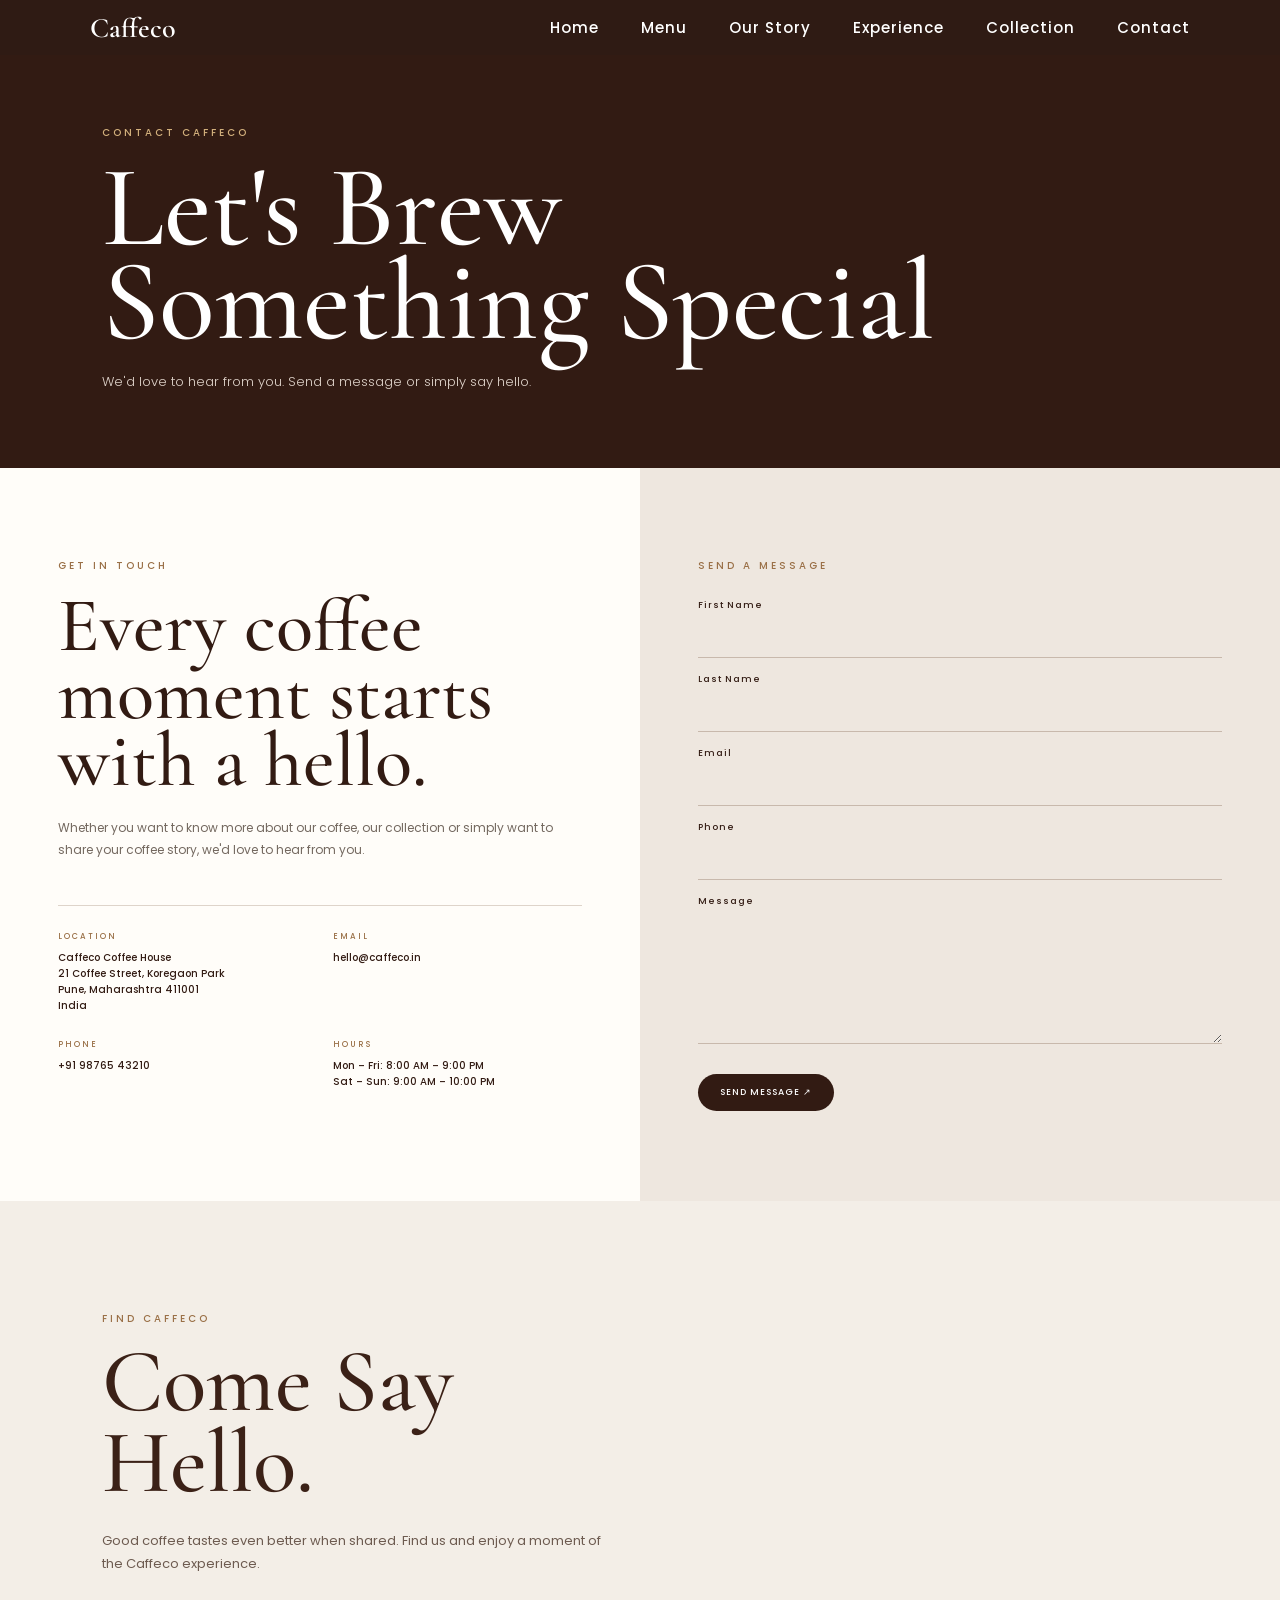
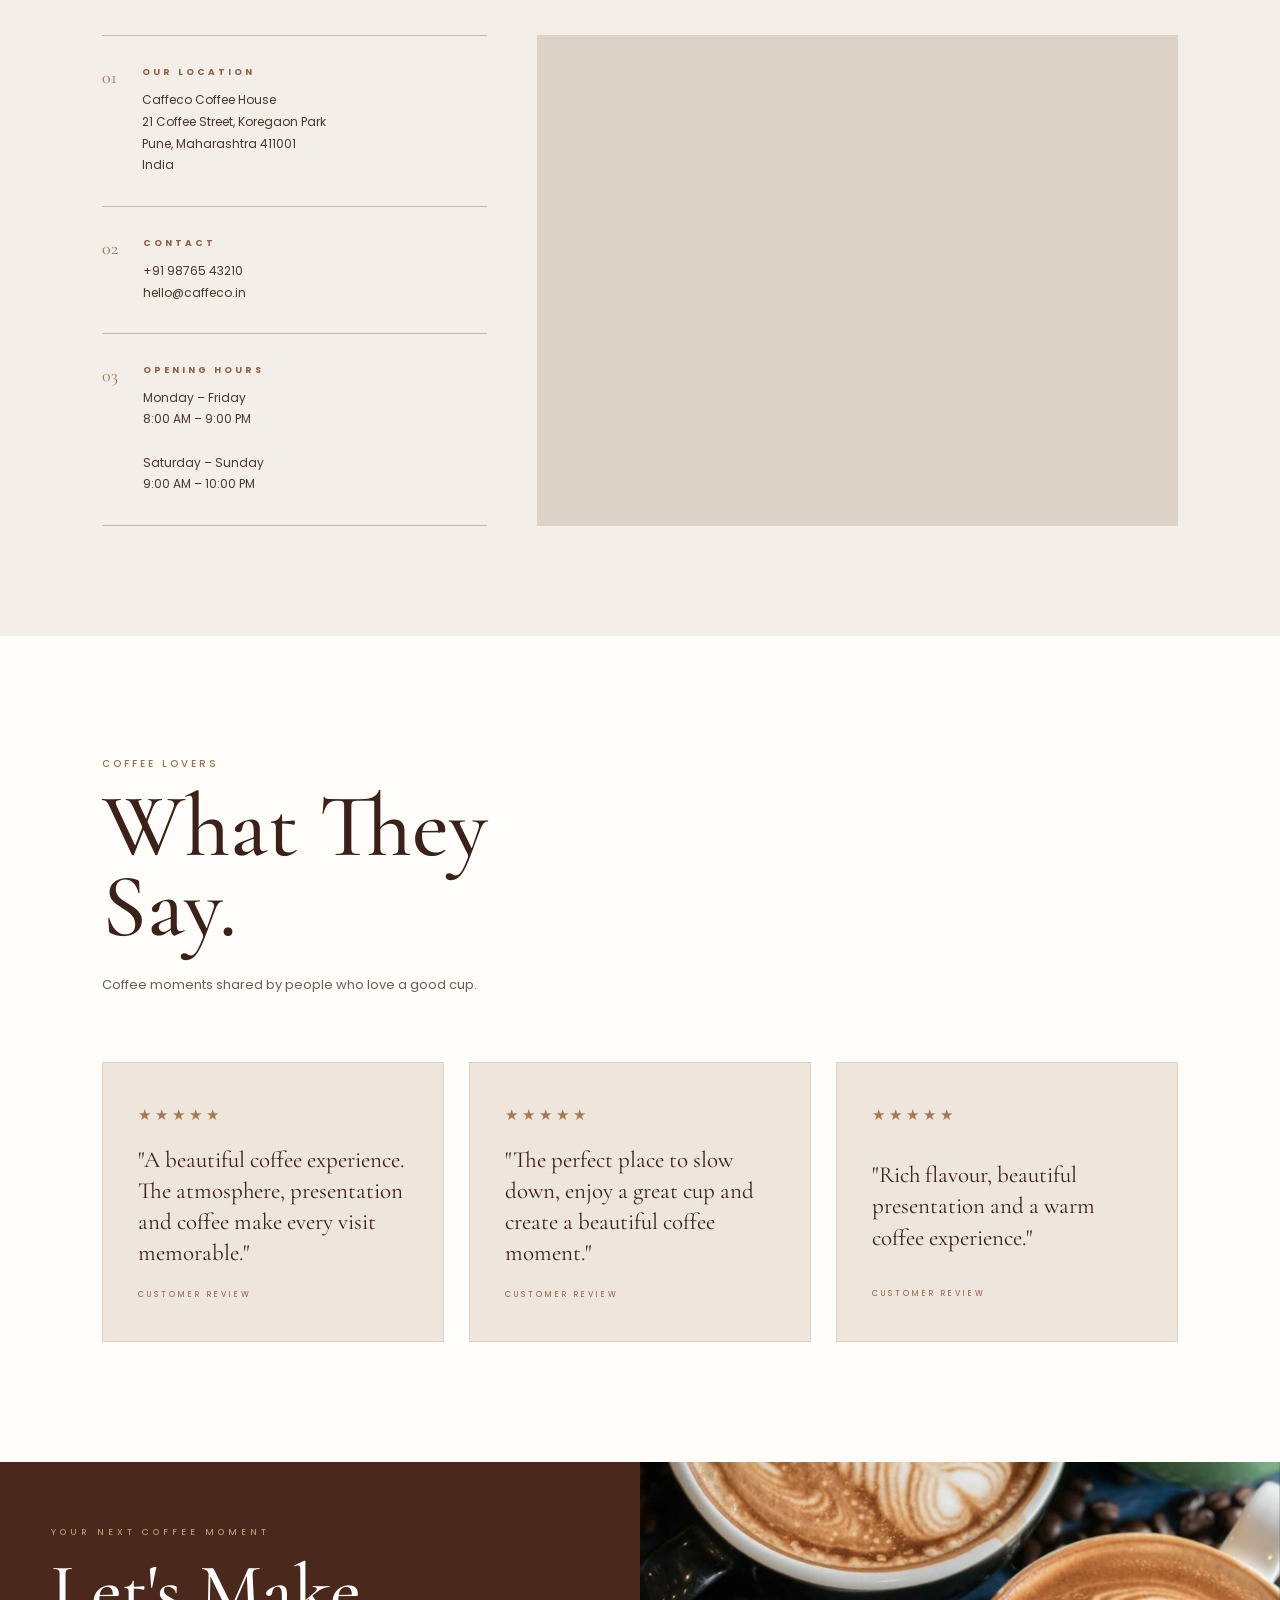
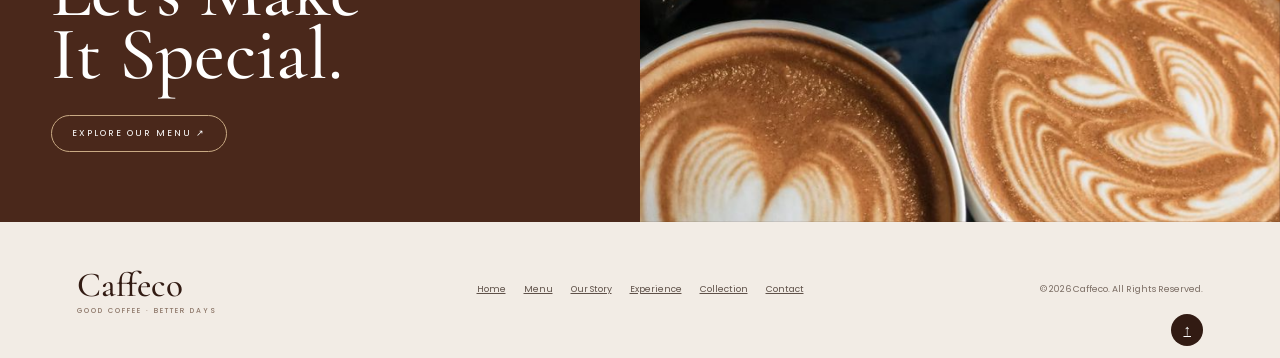
<file: contact.html>
<!DOCTYPE html>
<html lang="en">

<head>
    <meta charset="UTF-8">
    <meta name="viewport" content="width=device-width, initial-scale=1.0">

    <title>Caffeco | Contact</title>

    <link rel="stylesheet" href="style.css">
    <link rel="stylesheet" href="caffeco-reference.css">

    <link rel="preconnect" href="https://fonts.googleapis.com">
    <link rel="preconnect" href="https://fonts.gstatic.com" crossorigin>

    <link
        href="https://fonts.googleapis.com/css2?family=Cormorant+Garamond:wght@400;500;600;700&family=Poppins:wght@300;400;500;600&display=swap"
        rel="stylesheet">
</head>

<body>

    <!-- =====================================================
         NAVBAR
    ====================================================== -->

    <nav class="navbar">

        <a href="index.html" class="nav-logo">
            Caffeco
        </a>

        <button class="menu-toggle" id="menuToggle">
            ☰
        </button>

        <div class="nav-links" id="nav">

            <a href="index.html">Home</a>

            <a href="menu.html">Menu</a>

            <a href="story.html">Our Story</a>

            <a href="experience.html">Experience</a>

            <a href="collection.html">Collection</a>

            <a href="contact.html">Contact</a>

        </div>

    </nav>


    <main class="reference-inner">


        <!-- =====================================================
             CONTACT HERO
        ====================================================== -->

        <section class="ref-inner-hero contact-hero">

            <span class="ref-kicker">
                CONTACT CAFFECO
            </span>

            <h1>
                Let's Brew<br>
                Something Special
            </h1>

            <p>
                We'd love to hear from you.
                Send a message or simply say hello.
            </p>

        </section>



        <!-- =====================================================
             CONTACT INTRO + FORM
        ====================================================== -->

        <section class="ref-contact-page">

            <div class="ref-contact-page-copy">

                <span class="ref-kicker">
                    GET IN TOUCH
                </span>

                <h2>
                    Every coffee<br>
                    moment starts<br>
                    with a hello.
                </h2>

                <p>
                    Whether you want to know more about our coffee,
                    our collection or simply want to share your
                    coffee story, we'd love to hear from you.
                </p>


                <div class="contact-placeholders">


                    <!-- LOCATION -->

                    <div>

                        <b>LOCATION</b>

                        <span>
                            Caffeco Coffee House<br>
                            21 Coffee Street, Koregaon Park<br>
                            Pune, Maharashtra 411001<br>
                            India
                        </span>

                    </div>


                    <!-- EMAIL -->

                    <div>

                        <b>EMAIL</b>

                        <span>
                            hello@caffeco.in
                        </span>

                    </div>


                    <!-- PHONE -->

                    <div>

                        <b>PHONE</b>

                        <span>
                            +91 98765 43210
                        </span>

                    </div>


                    <!-- HOURS -->

                    <div>

                        <b>HOURS</b>

                        <span>
                            Mon – Fri: 8:00 AM – 9:00 PM<br>
                            Sat – Sun: 9:00 AM – 10:00 PM
                        </span>

                    </div>


                </div>

            </div>



            <!-- =================================================
                 CONTACT FORM
            ================================================== -->

            <form
                class="caffeco-contact-form ref-contact-form"
                id="contactForm"
            >

                <span class="ref-kicker">
                    SEND A MESSAGE
                </span>


                <label>

                    First Name

                    <input
                        type="text"
                        name="firstName"
                        required
                    >

                </label>


                <label>

                    Last Name

                    <input
                        type="text"
                        name="lastName"
                        required
                    >

                </label>


                <label>

                    Email

                    <input
                        type="email"
                        name="email"
                        required
                    >

                </label>


                <label>

                    Phone

                    <input
                        type="tel"
                        name="phone"
                    >

                </label>


                <label>

                    Message

                    <textarea
                        name="message"
                        rows="6"
                        required
                    ></textarea>

                </label>


                <button type="submit">
                    SEND MESSAGE ↗
                </button>

            </form>

        </section>



        <!-- =====================================================
             LOCATION + MAP
        ====================================================== -->

        <section class="caffeco-location-section">


            <div class="caffeco-location-heading">

                <span class="ref-kicker">
                    FIND CAFFECO
                </span>

                <h2>
                    Come Say<br>
                    Hello.
                </h2>

                <p>
                    Good coffee tastes even better when shared.
                    Find us and enjoy a moment of the Caffeco experience.
                </p>

            </div>



            <div class="caffeco-location-grid">


                <!-- LOCATION INFORMATION -->

                <div class="caffeco-location-info">


                    <!-- LOCATION -->

                    <div class="location-item">

                        <span>01</span>

                        <div>

                            <b>OUR LOCATION</b>

                            <p>
                                Caffeco Coffee House<br>
                                21 Coffee Street, Koregaon Park<br>
                                Pune, Maharashtra 411001<br>
                                India
                            </p>

                        </div>

                    </div>



                    <!-- CONTACT -->

                    <div class="location-item">

                        <span>02</span>

                        <div>

                            <b>CONTACT</b>

                            <p>
                                +91 98765 43210<br>
                                hello@caffeco.in
                            </p>

                        </div>

                    </div>



                    <!-- OPENING HOURS -->

                    <div class="location-item">

                        <span>03</span>

                        <div>

                            <b>OPENING HOURS</b>

                            <p>
                                Monday – Friday<br>
                                8:00 AM – 9:00 PM<br><br>

                                Saturday – Sunday<br>
                                9:00 AM – 10:00 PM
                            </p>

                        </div>

                    </div>


                </div>



                <!-- MAP -->

                <div class="caffeco-map">

                    <iframe
                        src="https://www.google.com/maps?q=Koregaon%20Park%2C%20Pune%2C%20Maharashtra%2C%20India&output=embed"
                        width="100%"
                        height="420"
                        style="border:0;"
                        allowfullscreen=""
                        loading="lazy"
                        referrerpolicy="no-referrer-when-downgrade">
                    </iframe>

                </div>


            </div>

        </section>



        <!-- =====================================================
             CUSTOMER REVIEWS
        ====================================================== -->

        <section class="caffeco-reviews">


            <div class="reviews-heading">

                <span class="ref-kicker">
                    COFFEE LOVERS
                </span>

                <h2>
                    What They<br>
                    Say.
                </h2>

                <p>
                    Coffee moments shared by people
                    who love a good cup.
                </p>

            </div>



            <div class="review-grid">


                <!-- REVIEW 01 -->

                <article class="caffeco-review-card">

                    <div class="review-stars">
                        ★★★★★
                    </div>

                    <p>
                        "A beautiful coffee experience.
                        The atmosphere, presentation and
                        coffee make every visit memorable."
                    </p>

                    <span>
                        CUSTOMER REVIEW
                    </span>

                </article>



                <!-- REVIEW 02 -->

                <article class="caffeco-review-card">

                    <div class="review-stars">
                        ★★★★★
                    </div>

                    <p>
                        "The perfect place to slow down,
                        enjoy a great cup and create
                        a beautiful coffee moment."
                    </p>

                    <span>
                        CUSTOMER REVIEW
                    </span>

                </article>



                <!-- REVIEW 03 -->

                <article class="caffeco-review-card">

                    <div class="review-stars">
                        ★★★★★
                    </div>

                    <p>
                        "Rich flavour, beautiful presentation
                        and a warm coffee experience."
                    </p>

                    <span>
                        CUSTOMER REVIEW
                    </span>

                </article>


            </div>

        </section>



        <!-- =====================================================
             CONTACT CTA
        ====================================================== -->

        <section class="caffeco-contact-cta">


            <div>

                <span>
                    YOUR NEXT COFFEE MOMENT
                </span>

                <h2>
                    Let's Make<br>
                    It Special.
                </h2>

                <a href="menu.html">
                    EXPLORE OUR MENU ↗
                </a>

            </div>


            <div class="contact-cta-image">

                <img
                    src="images/coffee-cups.jpg"
                    alt="Caffeco coffee"
                >

            </div>


        </section>


    </main>



    <!-- =====================================================
         FOOTER
    ====================================================== -->

    <footer class="caffeco-reference-footer">


        <div class="footer-brand">

            <div class="footer-logo">
                Caffeco
            </div>

            <span>
                GOOD COFFEE · BETTER DAYS
            </span>

        </div>



        <div class="footer-links">

            <a href="index.html">Home</a>

            <a href="menu.html">Menu</a>

            <a href="story.html">Our Story</a>

            <a href="experience.html">Experience</a>

            <a href="collection.html">Collection</a>

            <a href="contact.html">Contact</a>

        </div>



        <div class="footer-copy">
            © 2026 Caffeco. All Rights Reserved.
        </div>



        <a
            href="#"
            class="footer-top"
            aria-label="Back to top"
        >
            ↑
        </a>


    </footer>



    <script src="script.js"></script>

</body>

</html>
</file>
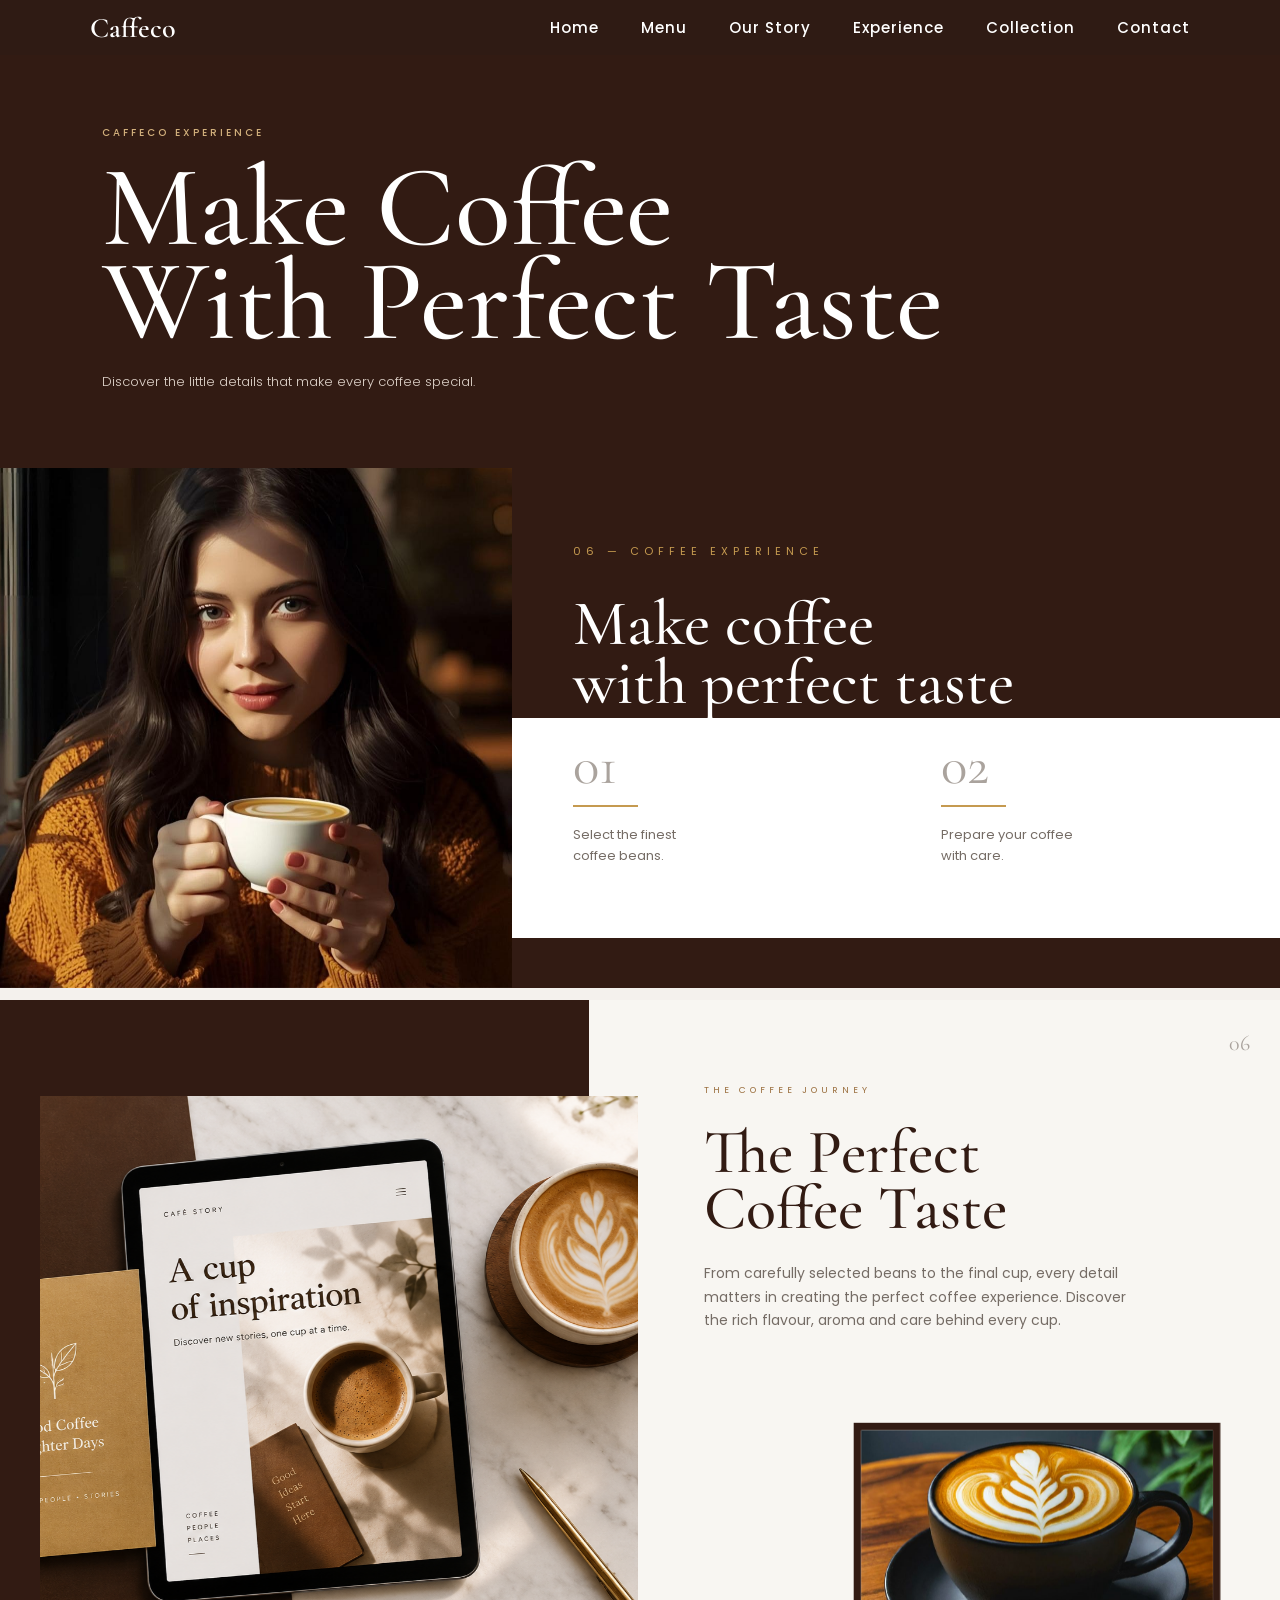
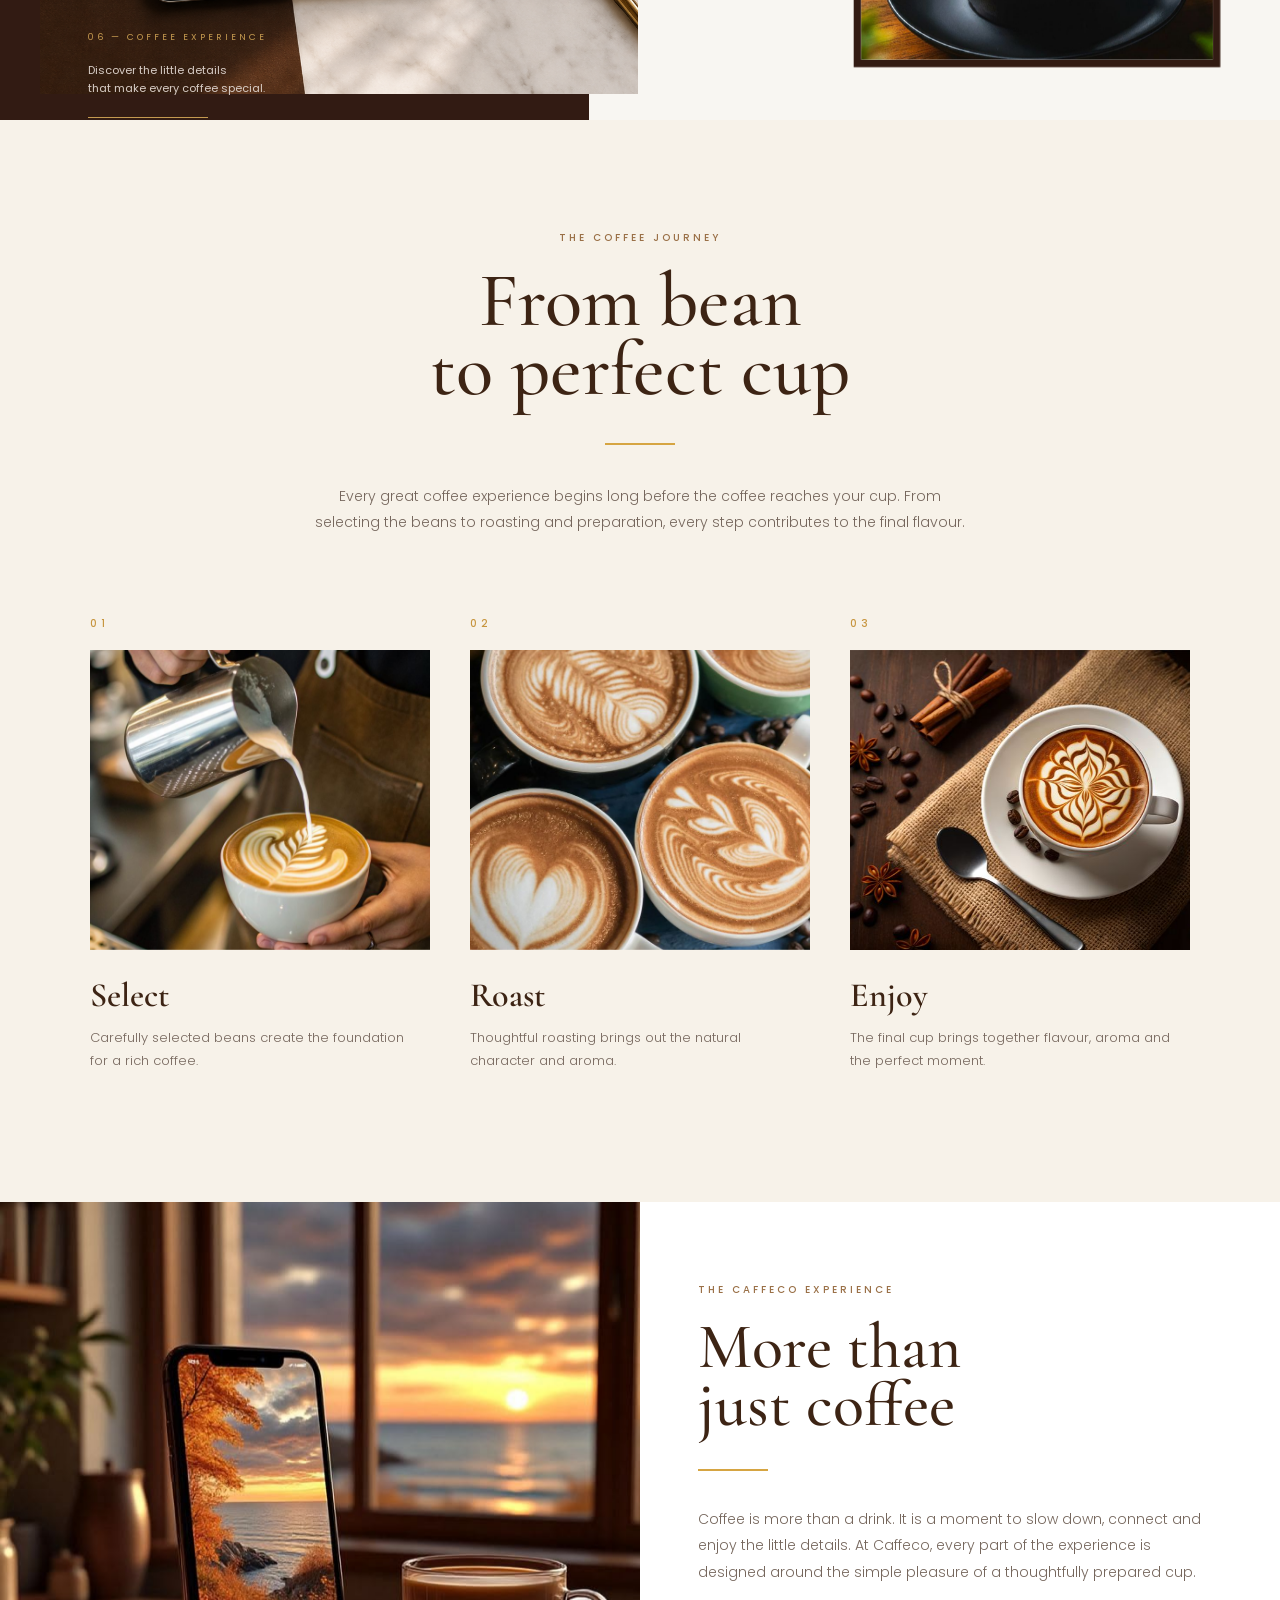
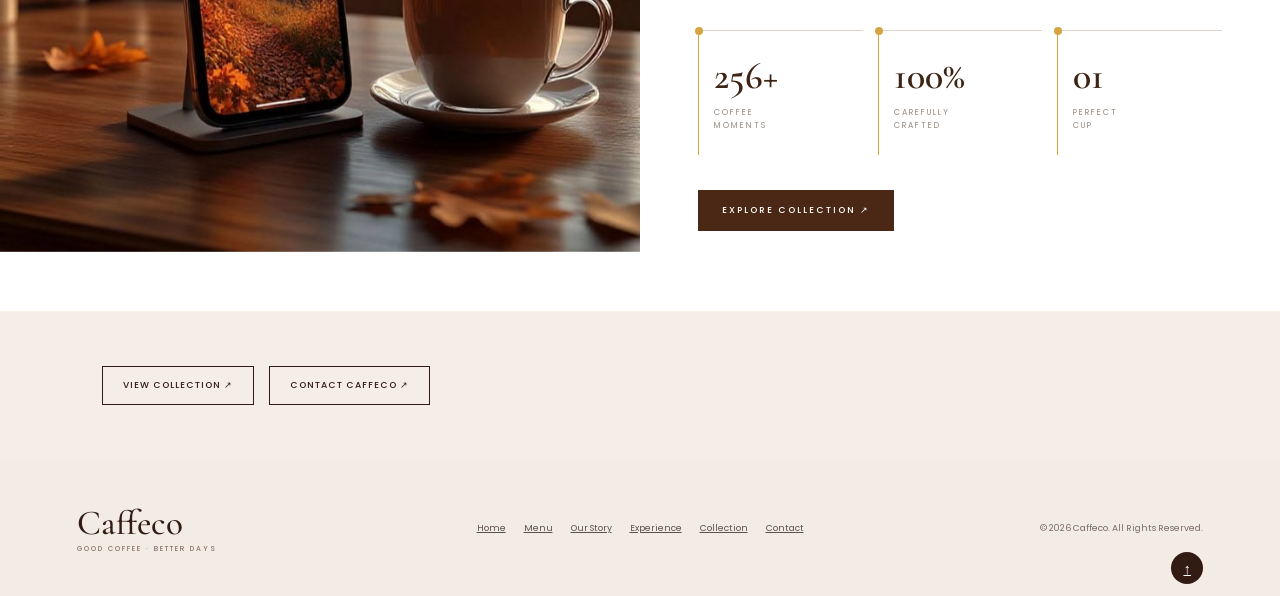
<file: experience.html>
<!DOCTYPE html>
<html lang="en">
<head>
<meta charset="UTF-8">
<meta name="viewport" content="width=device-width, initial-scale=1.0">
<title>Caffeco | Coffee Story</title>
<link rel="stylesheet" href="style.css">
<link rel="stylesheet" href="caffeco-reference.css">
<link rel="preconnect" href="https://fonts.googleapis.com">
<link rel="preconnect" href="https://fonts.gstatic.com" crossorigin>
<link href="https://fonts.googleapis.com/css2?family=Cormorant+Garamond:wght@400;500;600;700&family=Poppins:wght@300;400;500;600&display=swap" rel="stylesheet">
</head>
<body>
<nav class="navbar">
<a href="index.html" class="nav-logo">Caffeco</a>
<button class="menu-toggle" id="menuToggle">☰</button>
<div class="nav-links" id="nav">
<a href="index.html">Home</a>
<a href="menu.html">Menu</a>
<a href="story.html">Our Story</a>
<a href="experience.html">Experience</a>
<a href="collection.html">Collection</a>
<a href="contact.html">Contact</a>
</div>
</nav>

<main class="reference-inner">
<section class="ref-inner-hero"><span class="ref-kicker">CAFFECO EXPERIENCE</span><h1>Make Coffee<br>With Perfect Taste</h1><p>Discover the little details that make every coffee special.</p></section>

<section class="coffee-experience ref-existing-section" id="experience">
<div class="experience-image"><img alt="Person enjoying coffee" src="images/coffee-person.jpg"></div>
<div class="experience-content">
<div class="experience-top"><p class="experience-number">06 — COFFEE EXPERIENCE</p><h2>Make coffee<br>with perfect taste</h2><p class="experience-text">Discover the art of making coffee with perfect taste. Carefully selected beans, the right roasting process and thoughtful preparation come together to create a smooth, balanced and delicious cup of coffee.</p></div>
<div class="experience-bottom"><div class="experience-step"><span>01</span><p>Select the finest<br>coffee beans.</p></div><div class="experience-step"><span>02</span><p>Prepare your coffee<br>with care.</p></div><div class="experience-arrow">→</div></div>
</div>
</section>

<section class="perfect-coffee ref-existing-section">
<div class="perfect-left"><div class="perfect-tablet"><img alt="Coffee and tablet" src="images/coffee-tablet.jpg"></div><div class="perfect-small-text"><span>06 — COFFEE EXPERIENCE</span><p>Discover the little details<br>that make every coffee special.</p><div class="small-line"></div></div></div>
<div class="perfect-right"><div class="perfect-heading"><span>THE COFFEE JOURNEY</span><h2>The Perfect<br>Coffee Taste</h2><p class="journey-description">From carefully selected beans to the final cup, every detail matters in creating the perfect coffee experience. Discover the rich flavour, aroma and care behind every cup.</p></div><div class="perfect-bottom-image"><img alt="Perfect coffee" src="images/latte-cup.jpg"></div><div class="perfect-number">06</div></div>
</section>
<!-- =====================================================
     NEW EXPERIENCE SECTION 01
     THE COFFEE JOURNEY
===================================================== -->

<section class="caffeco-experience-journey">

    <div class="experience-journey-heading">

        <span class="ref-kicker">
            THE COFFEE JOURNEY
        </span>

        <h2>
            From bean<br>
            to perfect cup
        </h2>

        <div class="experience-gold-line"></div>

        <p>
            Every great coffee experience begins long before
            the coffee reaches your cup. From selecting the
            beans to roasting and preparation, every step
            contributes to the final flavour.
        </p>

    </div>


    <div class="experience-process">

        <!-- STEP 01 -->

        <div class="experience-process-item">

            <span class="process-number">
                01
            </span>

            <div class="process-image">

                <img
                    src="images/coffee-making.jpg"
                    alt="Coffee preparation"
                >

            </div>

            <h3>
                Select
            </h3>

            <p>
                Carefully selected beans create
                the foundation for a rich coffee.
            </p>

        </div>


        <!-- STEP 02 -->

        <div class="experience-process-item">

            <span class="process-number">
                02
            </span>

            <div class="process-image">

                <img
                    src="images/coffee-cups.jpg"
                    alt="Coffee cups"
                >

            </div>

            <h3>
                Roast
            </h3>

            <p>
                Thoughtful roasting brings out
                the natural character and aroma.
            </p>

        </div>


        <!-- STEP 03 -->

        <div class="experience-process-item">

            <span class="process-number">
                03
            </span>

            <div class="process-image">

                <img
                    src="images/lattee.jpg"
                    alt="Fresh coffee"
                >

            </div>

            <h3>
                Enjoy
            </h3>

            <p>
                The final cup brings together
                flavour, aroma and the perfect moment.
            </p>

        </div>

    </div>

</section>



<!-- =====================================================
     NEW EXPERIENCE SECTION 02
     THE CAFFECO EXPERIENCE
===================================================== -->

<section class="caffeco-experience-story">

    <div class="experience-story-image">

        <img
            src="images/coffee.mobile.jpg"
            alt="Caffeco coffee experience"
        >

    </div>


    <div class="experience-story-content">

        <span class="ref-kicker">
            THE CAFFECO EXPERIENCE
        </span>

        <h2>
            More than<br>
            just coffee
        </h2>

        <div class="experience-gold-line"></div>

        <p>
            Coffee is more than a drink. It is a moment to slow
            down, connect and enjoy the little details. At Caffeco,
            every part of the experience is designed around the
            simple pleasure of a thoughtfully prepared cup.
        </p>


        <div class="experience-stats">

            <div class="experience-stat">

                <strong>256+</strong>

                <span>
                    COFFEE<br>
                    MOMENTS
                </span>

            </div>


            <div class="experience-stat">

                <strong>100%</strong>

                <span>
                    CAREFULLY<br>
                    CRAFTED
                </span>

            </div>


            <div class="experience-stat">

                <strong>01</strong>

                <span>
                    PERFECT<br>
                    CUP
                </span>

            </div>

        </div>


        <a
            href="collection.html"
            class="experience-story-button"
        >
            EXPLORE COLLECTION ↗
        </a>

    </div>

</section>
<section class="ref-page-cta"><a href="collection.html">VIEW COLLECTION ↗</a><a href="contact.html">CONTACT CAFFECO ↗</a></section>
</main>
<footer class="caffeco-reference-footer">
  <div class="footer-brand">
    <div class="footer-logo">Caffeco</div>
    <span>GOOD COFFEE · BETTER DAYS</span>
  </div>
  <div class="footer-links">
    <a href="index.html">Home</a>
    <a href="menu.html">Menu</a>
    <a href="story.html">Our Story</a>
    <a href="experience.html">Experience</a>
    <a href="collection.html">Collection</a>
    <a href="contact.html">Contact</a>
  </div>
  <div class="footer-copy">© 2026 Caffeco. All Rights Reserved.</div>
  <a href="#" class="footer-top" aria-label="Back to top">↑</a>
</footer>
<script src="script.js"></script>
</body>
</html>
</file>
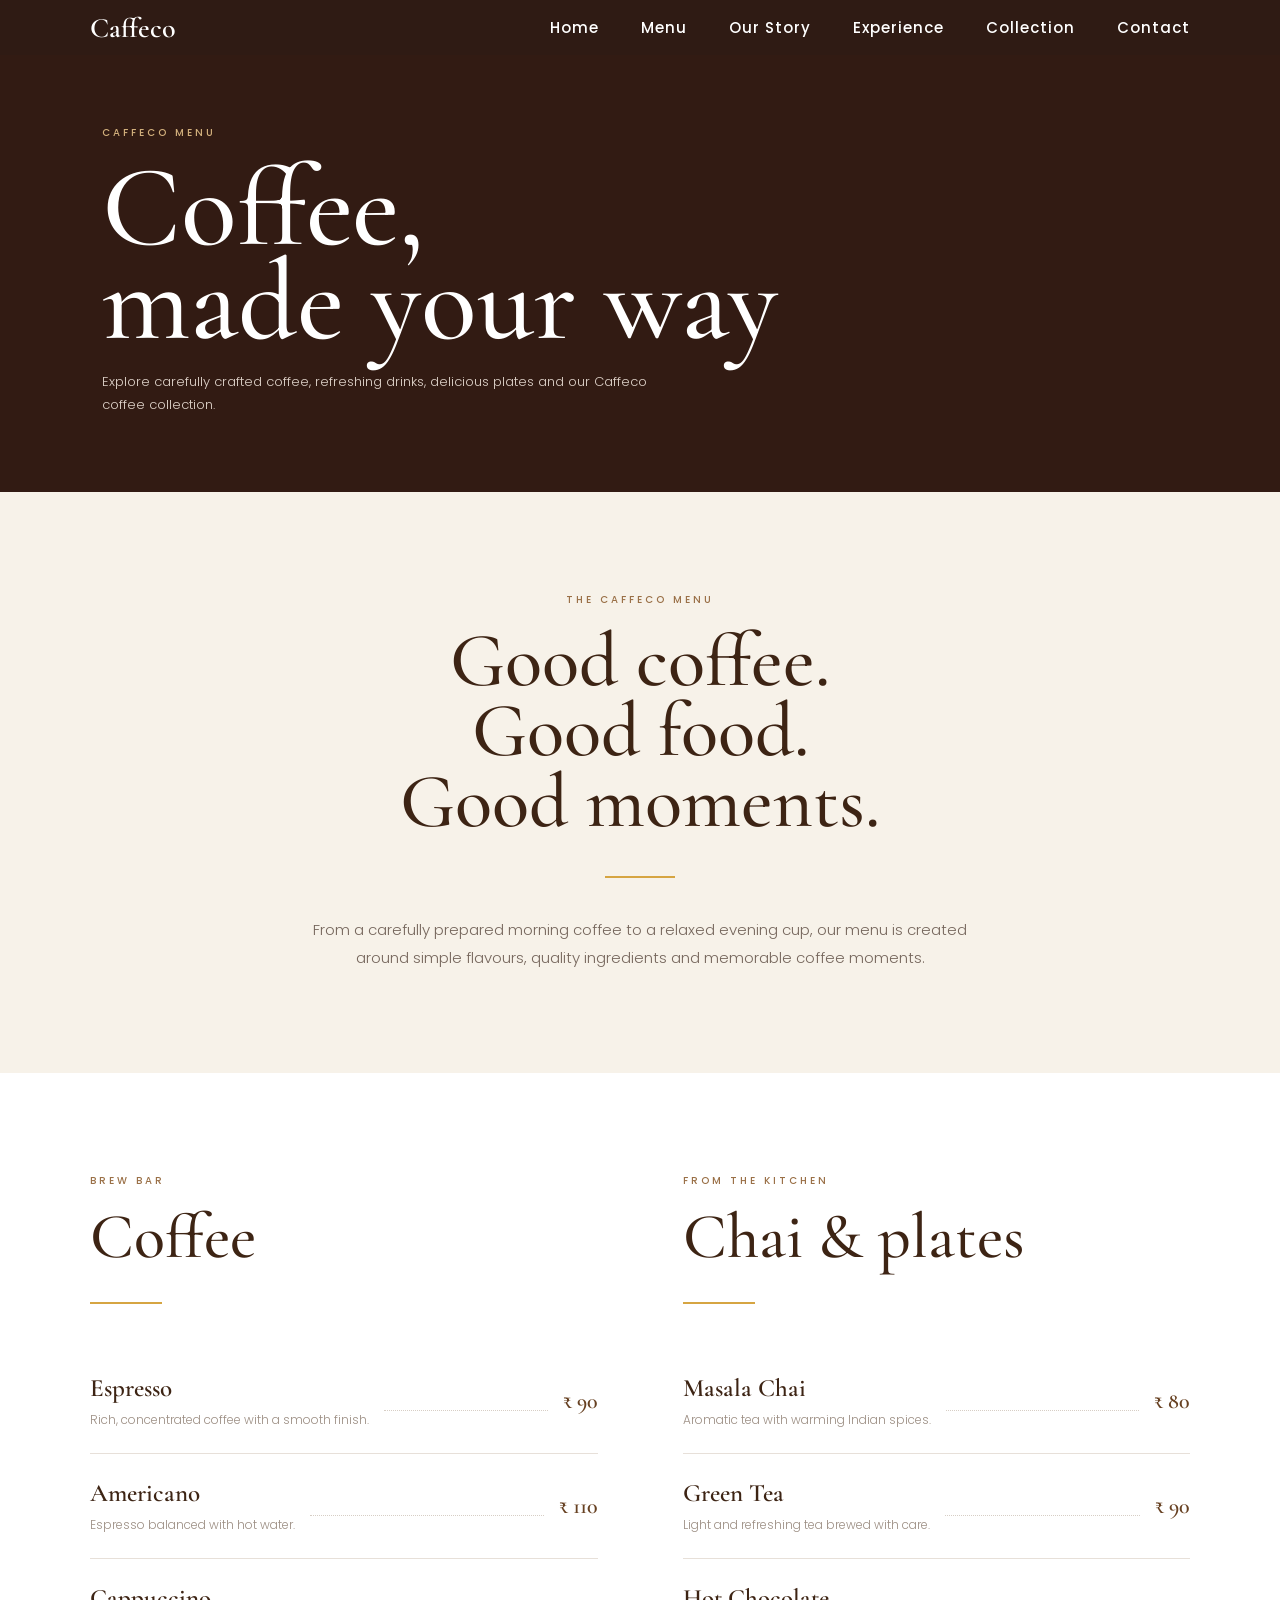
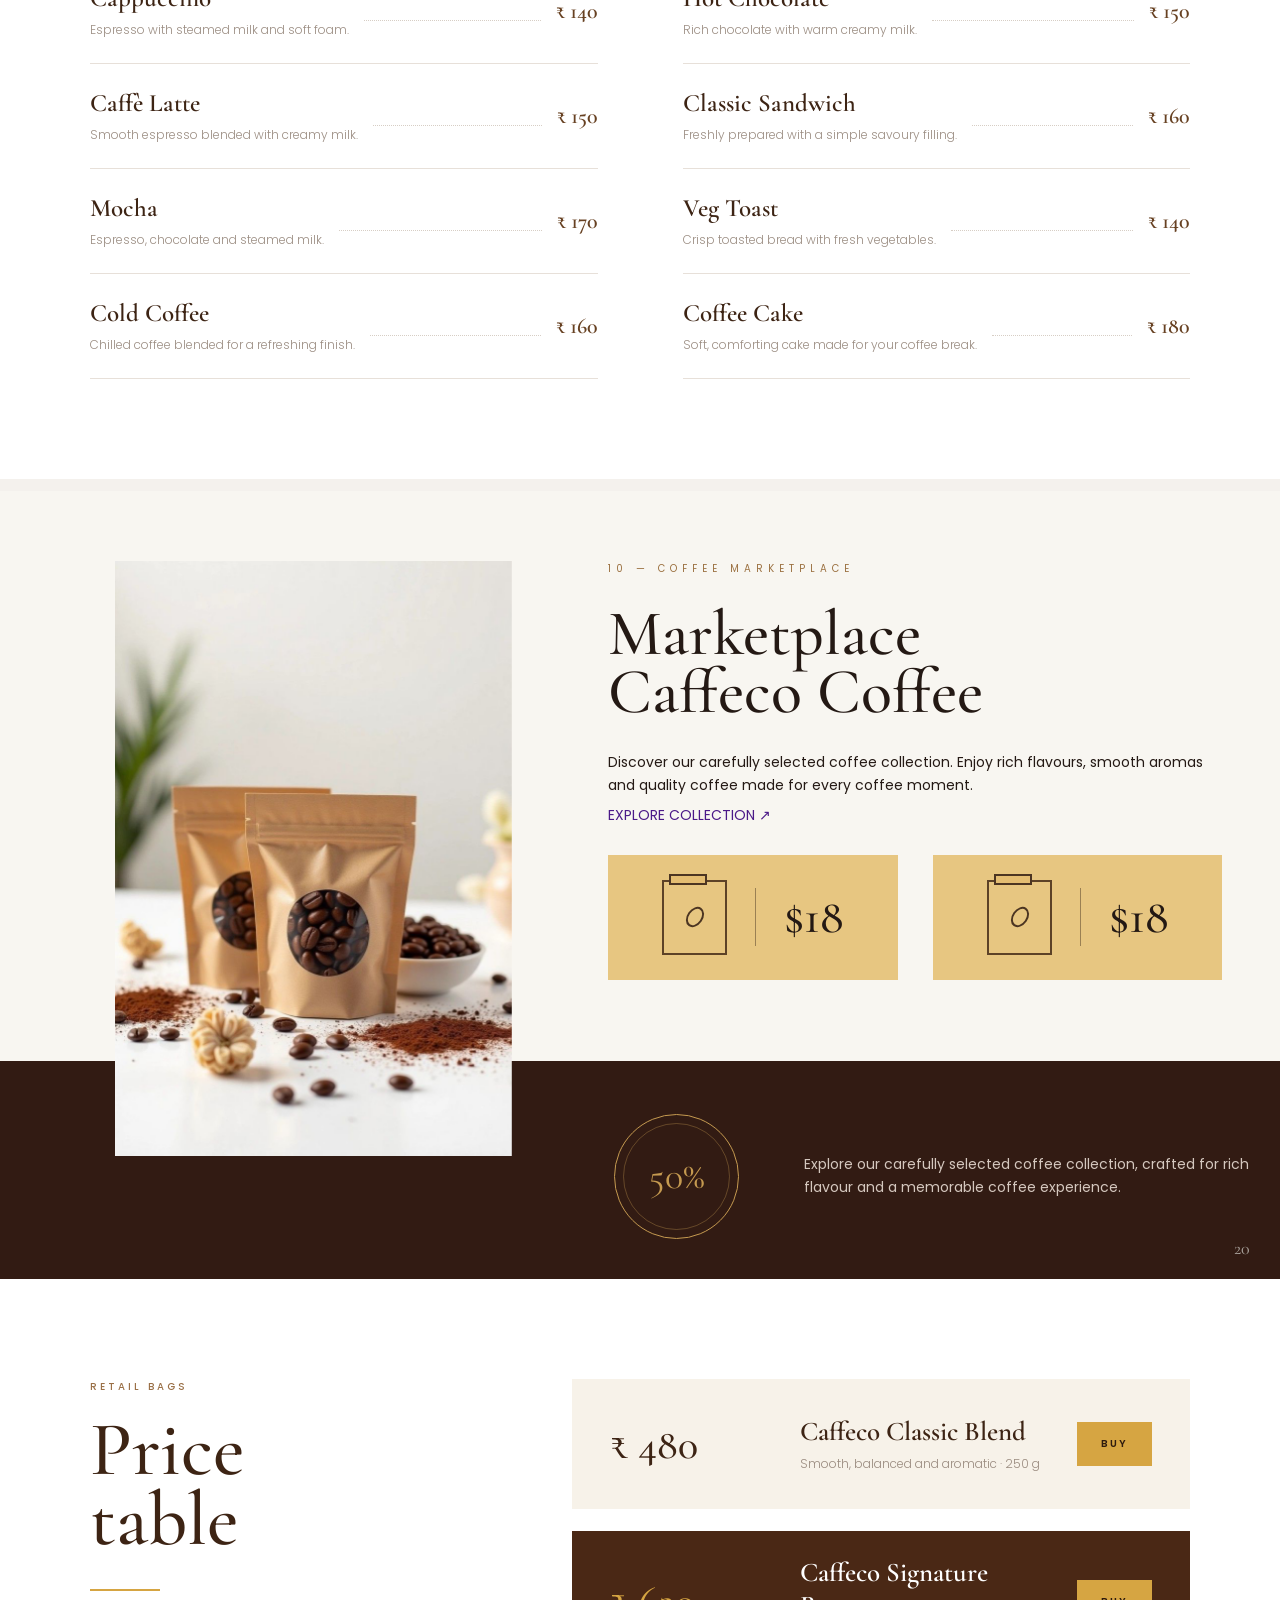
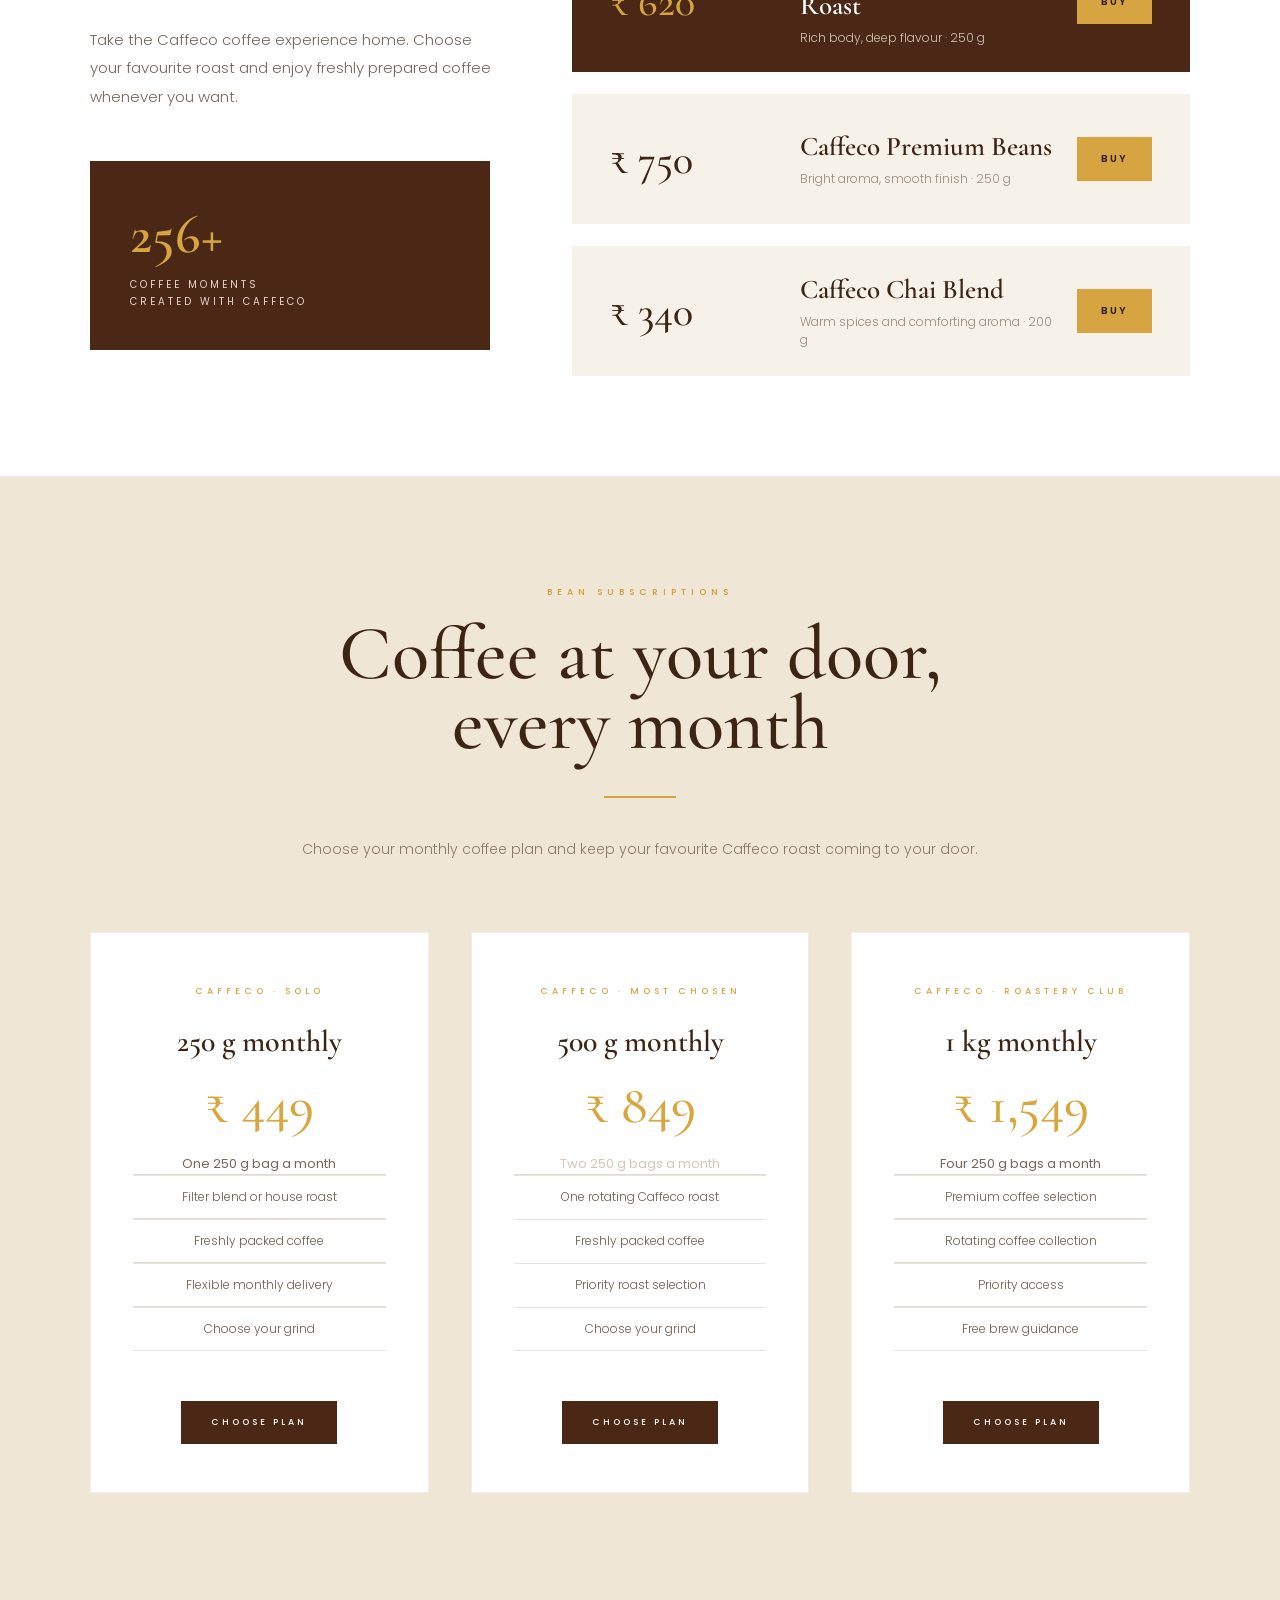
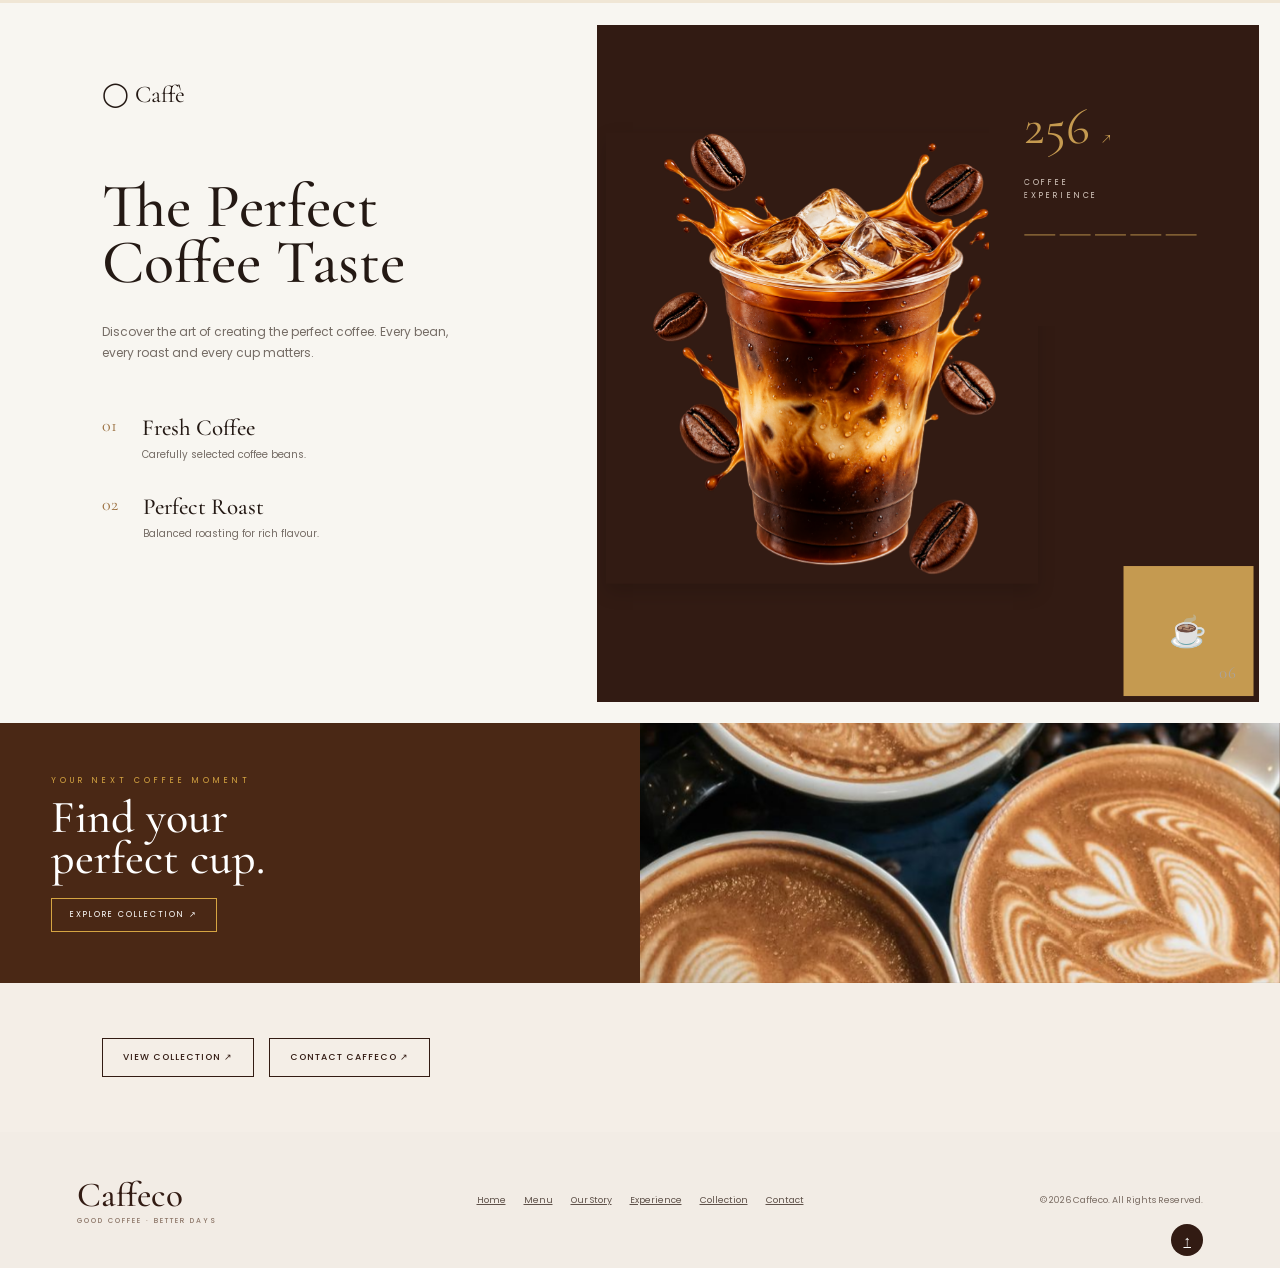
<file: menu.html>
<!DOCTYPE html>
<html lang="en">

<head>

<meta charset="UTF-8">
<meta name="viewport" content="width=device-width, initial-scale=1.0">

<title>Caffeco | Menu</title>

<link rel="stylesheet" href="style.css">
<link rel="stylesheet" href="caffeco-reference.css">

<link rel="preconnect" href="https://fonts.googleapis.com">
<link rel="preconnect" href="https://fonts.gstatic.com" crossorigin>

<link href="https://fonts.googleapis.com/css2?family=Cormorant+Garamond:wght@400;500;600;700&family=Poppins:wght@300;400;500;600&display=swap" rel="stylesheet">

</head>


<body>


<!-- =====================================================
     NAVBAR
===================================================== -->

<nav class="navbar">

    <a href="index.html" class="nav-logo">Caffeco</a>

    <button class="menu-toggle" id="menuToggle">☰</button>

    <div class="nav-links" id="nav">

        <a href="index.html">Home</a>

        <a href="menu.html">Menu</a>

        <a href="story.html">Our Story</a>

        <a href="experience.html">Experience</a>

        <a href="collection.html">Collection</a>

        <a href="contact.html">Contact</a>

    </div>

</nav>



<main class="reference-inner">


<!-- =====================================================
     MENU HERO
===================================================== -->

<section class="ref-inner-hero">

    <span class="ref-kicker">CAFFECO MENU</span>

    <h1>
        Coffee,<br>
        made your way
    </h1>

    <p>
        Explore carefully crafted coffee, refreshing drinks,
        delicious plates and our Caffeco coffee collection.
    </p>

</section>



<!-- =====================================================
     MENU INTRO
===================================================== -->

<section class="caffeco-menu-introduction">

    <span class="ref-kicker">THE CAFFECO MENU</span>

    <h2>
        Good coffee.<br>
        Good food.<br>
        Good moments.
    </h2>

    <div class="menu-intro-line"></div>

    <p>
        From a carefully prepared morning coffee to a relaxed
        evening cup, our menu is created around simple flavours,
        quality ingredients and memorable coffee moments.
    </p>

</section>



<!-- =====================================================
     BREW BAR + KITCHEN
===================================================== -->

<section class="caffeco-menu-columns">


    <!-- COFFEE -->

    <div class="menu-category">

        <span class="ref-kicker">
            BREW BAR
        </span>

        <h2>
            Coffee
        </h2>

        <div class="menu-gold-line"></div>


        <div class="menu-item">

            <div class="menu-item-info">

                <h3>Espresso</h3>

                <p>
                    Rich, concentrated coffee with a smooth finish.
                </p>

            </div>

            <div class="menu-dots"></div>

            <strong>₹ 90</strong>

        </div>


        <div class="menu-item">

            <div class="menu-item-info">

                <h3>Americano</h3>

                <p>
                    Espresso balanced with hot water.
                </p>

            </div>

            <div class="menu-dots"></div>

            <strong>₹ 110</strong>

        </div>


        <div class="menu-item">

            <div class="menu-item-info">

                <h3>Cappuccino</h3>

                <p>
                    Espresso with steamed milk and soft foam.
                </p>

            </div>

            <div class="menu-dots"></div>

            <strong>₹ 140</strong>

        </div>


        <div class="menu-item">

            <div class="menu-item-info">

                <h3>Caffè Latte</h3>

                <p>
                    Smooth espresso blended with creamy milk.
                </p>

            </div>

            <div class="menu-dots"></div>

            <strong>₹ 150</strong>

        </div>


        <div class="menu-item">

            <div class="menu-item-info">

                <h3>Mocha</h3>

                <p>
                    Espresso, chocolate and steamed milk.
                </p>

            </div>

            <div class="menu-dots"></div>

            <strong>₹ 170</strong>

        </div>


        <div class="menu-item">

            <div class="menu-item-info">

                <h3>Cold Coffee</h3>

                <p>
                    Chilled coffee blended for a refreshing finish.
                </p>

            </div>

            <div class="menu-dots"></div>

            <strong>₹ 160</strong>

        </div>

    </div>



    <!-- CHAI & PLATES -->

    <div class="menu-category">

        <span class="ref-kicker">
            FROM THE KITCHEN
        </span>

        <h2>
            Chai &amp; plates
        </h2>

        <div class="menu-gold-line"></div>


        <div class="menu-item">

            <div class="menu-item-info">

                <h3>Masala Chai</h3>

                <p>
                    Aromatic tea with warming Indian spices.
                </p>

            </div>

            <div class="menu-dots"></div>

            <strong>₹ 80</strong>

        </div>


        <div class="menu-item">

            <div class="menu-item-info">

                <h3>Green Tea</h3>

                <p>
                    Light and refreshing tea brewed with care.
                </p>

            </div>

            <div class="menu-dots"></div>

            <strong>₹ 90</strong>

        </div>


        <div class="menu-item">

            <div class="menu-item-info">

                <h3>Hot Chocolate</h3>

                <p>
                    Rich chocolate with warm creamy milk.
                </p>

            </div>

            <div class="menu-dots"></div>

            <strong>₹ 150</strong>

        </div>


        <div class="menu-item">

            <div class="menu-item-info">

                <h3>Classic Sandwich</h3>

                <p>
                    Freshly prepared with a simple savoury filling.
                </p>

            </div>

            <div class="menu-dots"></div>

            <strong>₹ 160</strong>

        </div>


        <div class="menu-item">

            <div class="menu-item-info">

                <h3>Veg Toast</h3>

                <p>
                    Crisp toasted bread with fresh vegetables.
                </p>

            </div>

            <div class="menu-dots"></div>

            <strong>₹ 140</strong>

        </div>


        <div class="menu-item">

            <div class="menu-item-info">

                <h3>Coffee Cake</h3>

                <p>
                    Soft, comforting cake made for your coffee break.
                </p>

            </div>

            <div class="menu-dots"></div>

            <strong>₹ 180</strong>

        </div>

    </div>

</section>



<!-- =====================================================
     EXISTING MARKETPLACE SECTION
     DO NOT REMOVE
===================================================== -->

<section class="marketplace-section ref-existing-section" id="marketplace">

    <div class="marketplace-image">

        <img
            alt="Coffee product"
            src="images/coffee-product.jpg"
        >

    </div>


    <div class="marketplace-content">

        <span class="marketplace-label">
            10 — COFFEE MARKETPLACE
        </span>

        <h2>
            Marketplace<br>
            Caffeco Coffee
        </h2>

        <p class="marketplace-description">

            Discover our carefully selected coffee collection.
            Enjoy rich flavours, smooth aromas and quality coffee
            made for every coffee moment.

        </p>


        <a
            class="marketplace-button"
            href="collection.html"
        >
            EXPLORE COLLECTION ↗
        </a>


        <div class="marketplace-products">


            <div class="marketplace-product">

                <div class="product-icon">
                    <span>◉</span>
                </div>

                <div class="product-divider"></div>

                <strong>$18</strong>

            </div>


            <div class="marketplace-product">

                <div class="product-icon">
                    <span>◉</span>
                </div>

                <div class="product-divider"></div>

                <strong>$18</strong>

            </div>


        </div>

    </div>


    <div class="marketplace-bottom">

        <div class="marketplace-discount">

            <span>50%</span>

        </div>


        <div class="marketplace-bottom-text">

            <p>
                Explore our carefully selected coffee collection,
                crafted for rich flavour and a memorable coffee
                experience.
            </p>

        </div>

    </div>


    <div class="marketplace-page-number">
        20
    </div>

</section>



<!-- =====================================================
     RETAIL BAGS / PRICE TABLE
===================================================== -->

<section class="caffeco-retail-section">


    <div class="retail-intro">

        <span class="ref-kicker">
            RETAIL BAGS
        </span>

        <h2>
            Price<br>
            table
        </h2>

        <div class="retail-line"></div>

        <p>
            Take the Caffeco coffee experience home.
            Choose your favourite roast and enjoy freshly
            prepared coffee whenever you want.
        </p>


        <div class="retail-stat">

            <strong>256+</strong>

            <p>
                COFFEE MOMENTS<br>
                CREATED WITH CAFFECO
            </p>

        </div>

    </div>



    <div class="retail-products">


        <div class="retail-product">

            <div class="retail-price">
                ₹ 480
            </div>

            <div class="retail-product-info">

                <h3>
                    Caffeco Classic Blend
                </h3>

                <p>
                    Smooth, balanced and aromatic · 250 g
                </p>

            </div>

            <a href="collection.html">
                BUY
            </a>

        </div>



        <div class="retail-product retail-product-dark">

            <div class="retail-price">
                ₹ 620
            </div>

            <div class="retail-product-info">

                <h3>
                    Caffeco Signature Roast
                </h3>

                <p>
                    Rich body, deep flavour · 250 g
                </p>

            </div>

            <a href="collection.html">
                BUY
            </a>

        </div>



        <div class="retail-product">

            <div class="retail-price">
                ₹ 750
            </div>

            <div class="retail-product-info">

                <h3>
                    Caffeco Premium Beans
                </h3>

                <p>
                    Bright aroma, smooth finish · 250 g
                </p>

            </div>

            <a href="collection.html">
                BUY
            </a>

        </div>



        <div class="retail-product">

            <div class="retail-price">
                ₹ 340
            </div>

            <div class="retail-product-info">

                <h3>
                    Caffeco Chai Blend
                </h3>

                <p>
                    Warm spices and comforting aroma · 200 g
                </p>

            </div>

            <a href="collection.html">
                BUY
            </a>

        </div>

    </div>

</section>



<!-- =====================================================
     BEAN SUBSCRIPTIONS
===================================================== -->

<section class="caffeco-subscription-section">

    <div class="subscription-heading">

        <span class="ref-kicker">
            BEAN SUBSCRIPTIONS
        </span>

        <h2>
            Coffee at your door,<br>
            every month
        </h2>

        <div class="subscription-line"></div>

        <p>
            Choose your monthly coffee plan and keep your
            favourite Caffeco roast coming to your door.
        </p>

    </div>



    <div class="subscription-grid">


        <!-- PLAN 1 -->

        <div class="subscription-card">

            <span class="subscription-label">
                CAFFECO · SOLO
            </span>

            <h3>
                250 g monthly
            </h3>

            <div class="subscription-price">
                ₹ 449
            </div>

            <p>
                One 250 g bag a month
            </p>

            <ul>

                <li>
                    Filter blend or house roast
                </li>

                <li>
                    Freshly packed coffee
                </li>

                <li>
                    Flexible monthly delivery
                </li>

                <li>
                    Choose your grind
                </li>

            </ul>

            <a href="contact.html">
                CHOOSE PLAN
            </a>

        </div>



        <!-- PLAN 2 -->

        <div class="subscription-card subscription-card-featured">

            <span class="subscription-label">
                CAFFECO · MOST CHOSEN
            </span>

            <h3>
                500 g monthly
            </h3>

            <div class="subscription-price">
                ₹ 849
            </div>

            <p>
                Two 250 g bags a month
            </p>

            <ul>

                <li>
                    One rotating Caffeco roast
                </li>

                <li>
                    Freshly packed coffee
                </li>

                <li>
                    Priority roast selection
                </li>

                <li>
                    Choose your grind
                </li>

            </ul>

            <a href="contact.html">
                CHOOSE PLAN
            </a>

        </div>



        <!-- PLAN 3 -->

        <div class="subscription-card">

            <span class="subscription-label">
                CAFFECO · ROASTERY CLUB
            </span>

            <h3>
                1 kg monthly
            </h3>

            <div class="subscription-price">
                ₹ 1,549
            </div>

            <p>
                Four 250 g bags a month
            </p>

            <ul>

                <li>
                    Premium coffee selection
                </li>

                <li>
                    Rotating coffee collection
                </li>

                <li>
                    Priority access
                </li>

                <li>
                    Free brew guidance
                </li>

            </ul>

            <a href="contact.html">
                CHOOSE PLAN
            </a>

        </div>


    </div>

</section>



<!-- =====================================================
     EXISTING PERFECT COFFEE TASTE
     DO NOT REMOVE
===================================================== -->

<section class="perfect-taste ref-existing-section">

    <div class="taste-left">

        <div class="taste-logo">
            ◯ Caffè
        </div>

        <h2>
            The Perfect<br>
            Coffee Taste
        </h2>

        <p class="taste-description">
            Discover the art of creating the perfect coffee.
            Every bean, every roast and every cup matters.
        </p>


        <div class="taste-feature">

            <span>01</span>

            <div>

                <h4>
                    Fresh Coffee
                </h4>

                <p>
                    Carefully selected coffee beans.
                </p>

            </div>

        </div>


        <div class="taste-feature">

            <span>02</span>

            <div>

                <h4>
                    Perfect Roast
                </h4>

                <p>
                    Balanced roasting for rich flavour.
                </p>

            </div>

        </div>

    </div>



    <div class="taste-right">

        <div class="taste-brown-box">

            <div class="taste-number">
                256 <span>↗</span>
            </div>

            <p>
                COFFEE<br>
                EXPERIENCE
            </p>

            <div class="taste-lines">

                <span></span>
                <span></span>
                <span></span>
                <span></span>
                <span></span>

            </div>

        </div>


        <div class="taste-main-image">

            <img
                alt="Perfect coffee taste"
                src="images/coffee-testt.jpg"
            >

        </div>


        <div class="taste-gold-box">
            ☕
        </div>

        <div class="taste-page-number">
            06
        </div>

    </div>

</section>



<!-- =====================================================
     MENU CTA
===================================================== -->

<section class="caffeco-menu-cta">

    <div>

        <span>
            YOUR NEXT COFFEE MOMENT
        </span>

        <h2>
            Find your<br>
            perfect cup.
        </h2>

        <a href="collection.html">
            EXPLORE COLLECTION ↗
        </a>

    </div>


    <div class="menu-cta-image">

        <img
            src="images/coffee-cups.jpg"
            alt="Caffeco coffee cups"
        >

    </div>

</section>



<!-- =====================================================
     EXISTING CTA LINKS
===================================================== -->

<section class="ref-page-cta">

    <a href="collection.html">
        VIEW COLLECTION ↗
    </a>

    <a href="contact.html">
        CONTACT CAFFECO ↗
    </a>

</section>


</main>



<!-- =====================================================
     FOOTER
===================================================== -->

<footer class="caffeco-reference-footer">

    <div class="footer-brand">

        <div class="footer-logo">
            Caffeco
        </div>

        <span>
            GOOD COFFEE · BETTER DAYS
        </span>

    </div>


    <div class="footer-links">

        <a href="index.html">Home</a>

        <a href="menu.html">Menu</a>

        <a href="story.html">Our Story</a>

        <a href="experience.html">Experience</a>

        <a href="collection.html">Collection</a>

        <a href="contact.html">Contact</a>

    </div>


    <div class="footer-copy">
        © 2026 Caffeco. All Rights Reserved.
    </div>


    <a
        href="#"
        class="footer-top"
        aria-label="Back to top"
    >
        ↑
    </a>

</footer>



<script src="script.js"></script>

</body>

</html>
</file>
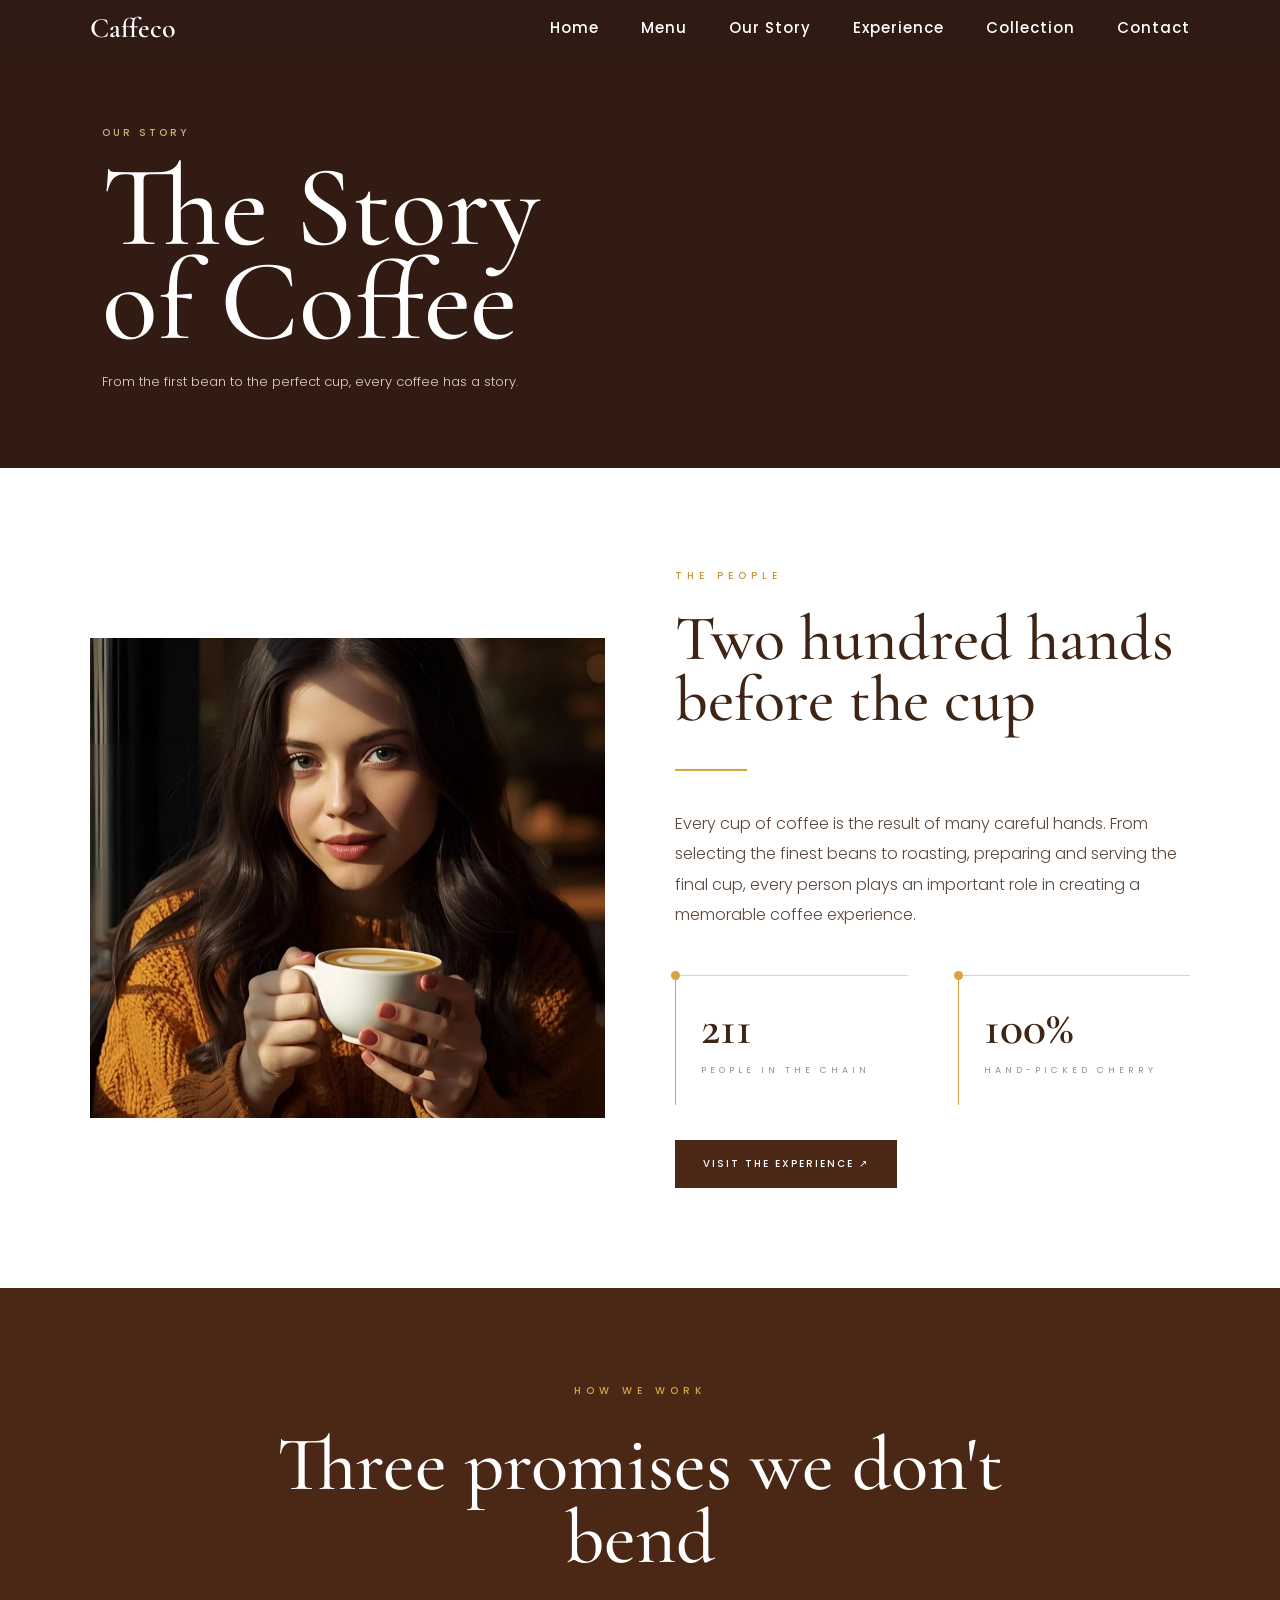
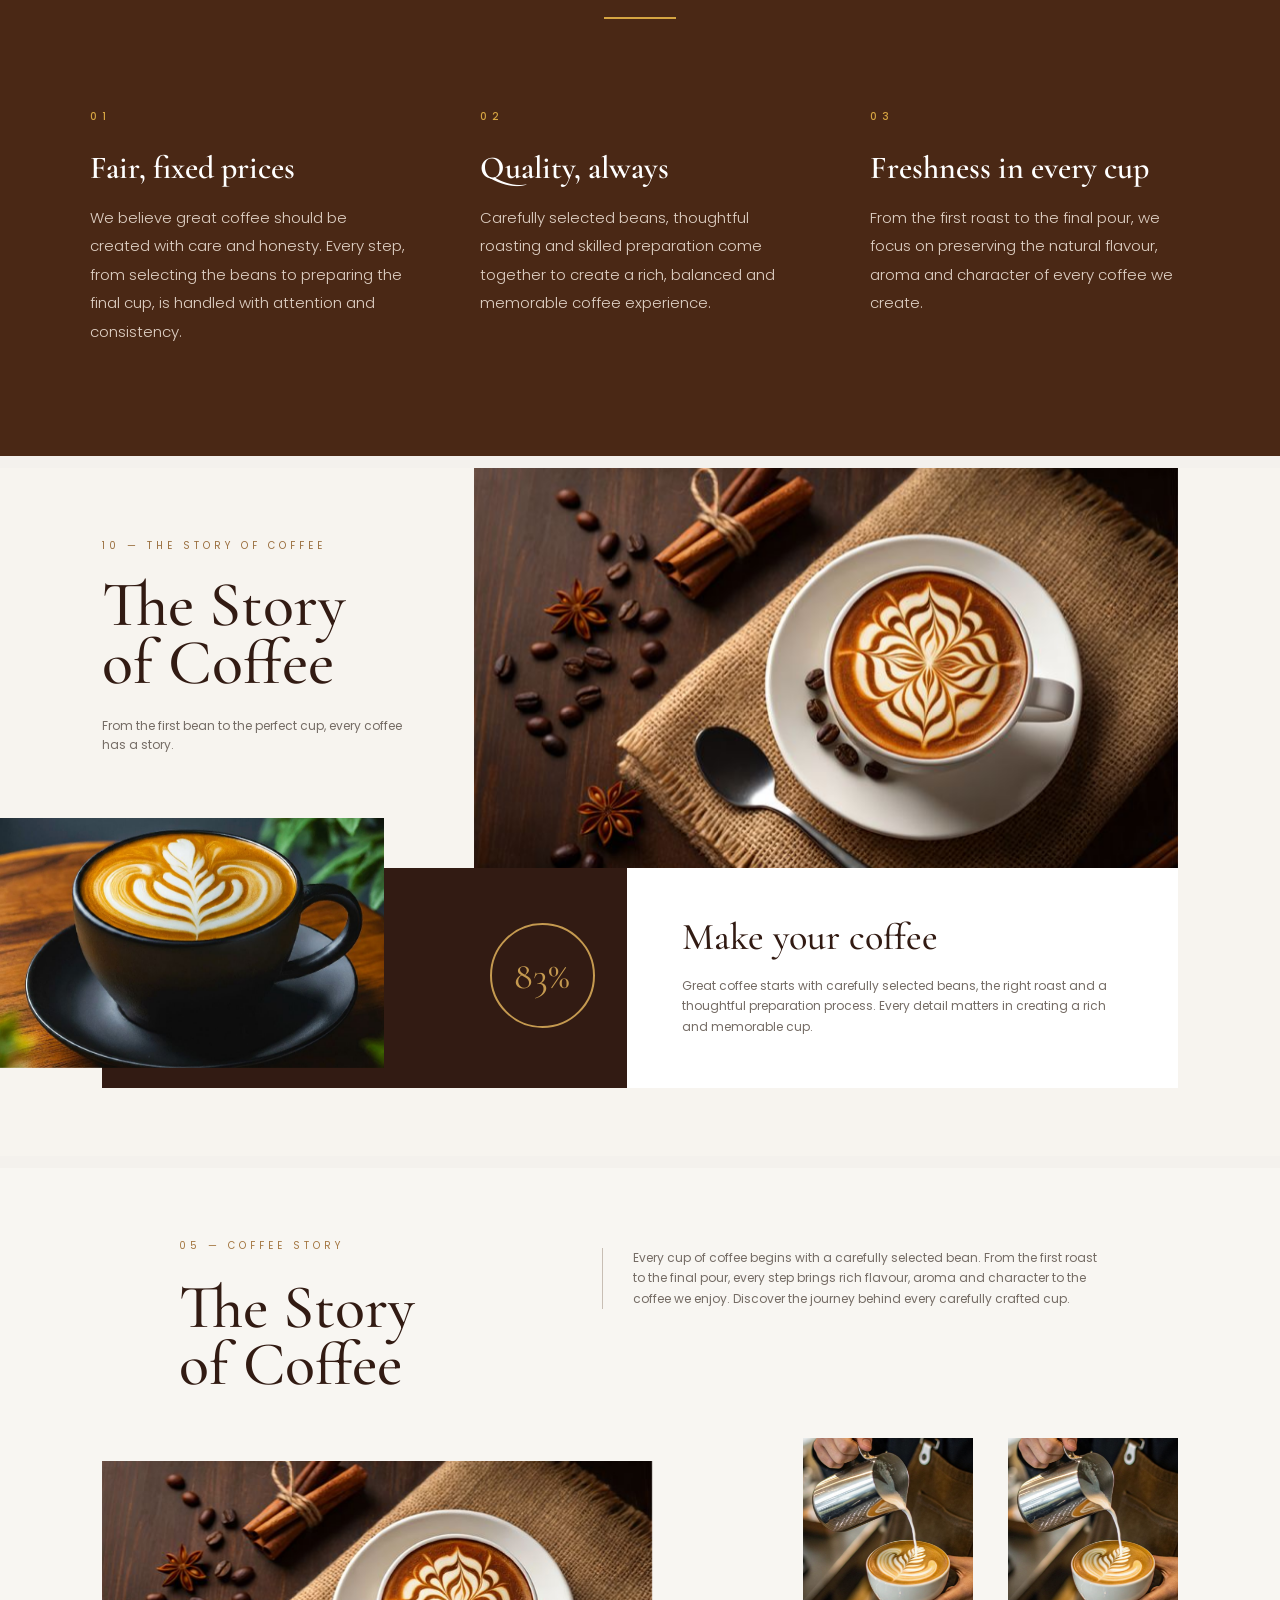
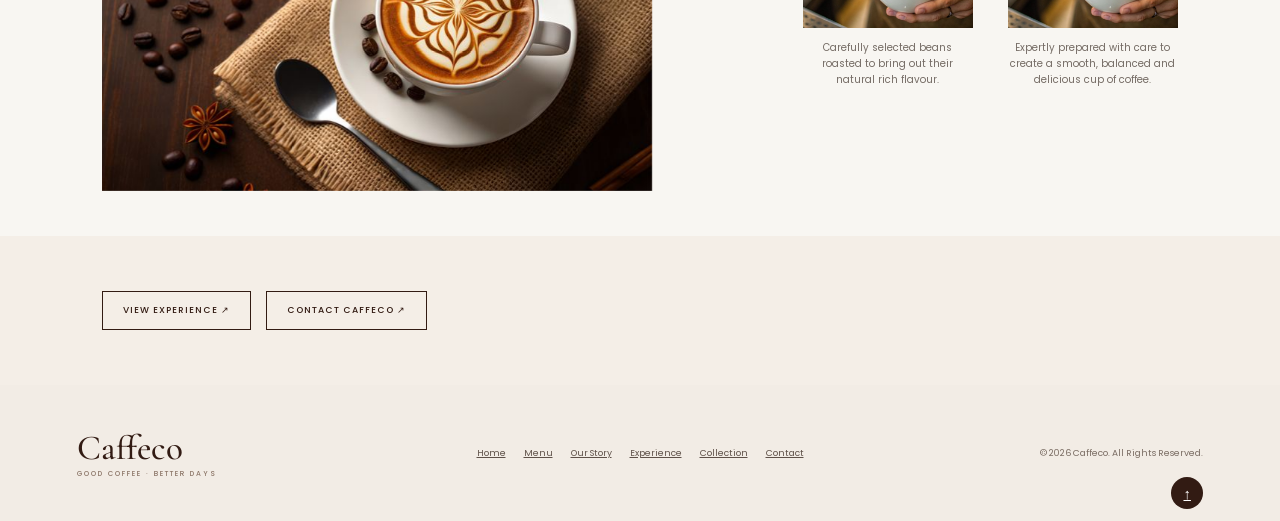
<file: story.html>
<!DOCTYPE html>
<html lang="en">
<head>
<meta charset="UTF-8">
<meta name="viewport" content="width=device-width, initial-scale=1.0">
<title>Caffeco | Coffee Story</title>
<link rel="stylesheet" href="style.css">
<link rel="stylesheet" href="caffeco-reference.css">
<link rel="preconnect" href="https://fonts.googleapis.com">
<link rel="preconnect" href="https://fonts.gstatic.com" crossorigin>
<link href="https://fonts.googleapis.com/css2?family=Cormorant+Garamond:wght@400;500;600;700&family=Poppins:wght@300;400;500;600&display=swap" rel="stylesheet">
</head>
<body>
<nav class="navbar">
<a href="index.html" class="nav-logo">Caffeco</a>
<button class="menu-toggle" id="menuToggle">☰</button>
<div class="nav-links" id="nav">
<a href="index.html">Home</a>
<a href="menu.html">Menu</a>
<a href="story.html">Our Story</a>
<a href="experience.html">Experience</a>
<a href="collection.html">Collection</a>
<a href="contact.html">Contact</a>
</div>
</nav>

<main class="reference-inner">
<section class="ref-inner-hero"><span class="ref-kicker">OUR STORY</span><h1>The Story<br>of Coffee</h1><p>From the first bean to the perfect cup, every coffee has a story.</p></section>
<!-- =====================================================
     NEW SECTION — THE PEOPLE
     Kaapi & Co inspired layout
===================================================== -->

<section class="caffeco-people-section">

    <div class="people-image">
        <img src="images/coffee-person.jpg" alt="People sharing coffee">
    </div>

    <div class="people-content">

        <span class="people-kicker">THE PEOPLE</span>

        <h2>
            Two hundred hands<br>
            before the cup
        </h2>

        <div class="people-line"></div>

        <p>
            Every cup of coffee is the result of many careful hands.
            From selecting the finest beans to roasting, preparing and
            serving the final cup, every person plays an important role
            in creating a memorable coffee experience.
        </p>

        <div class="people-stats">

            <div class="people-stat">
                <span class="stat-number">211</span>
                <span class="stat-label">PEOPLE IN THE CHAIN</span>
            </div>

            <div class="people-stat">
                <span class="stat-number">100%</span>
                <span class="stat-label">HAND-PICKED CHERRY</span>
            </div>

        </div>

        <a href="experience.html" class="people-button">
            VISIT THE EXPERIENCE ↗
        </a>

    </div>

</section>
<!-- =====================================================
     NEW SECTION — THREE PROMISES
===================================================== -->

<section class="caffeco-promises-section">

    <div class="promises-heading">

        <span>HOW WE WORK</span>

        <h2>
            Three promises we don't<br>
            bend
        </h2>

        <div class="promises-line"></div>

    </div>


    <div class="promises-grid">

        <!-- PROMISE 01 -->
        <div class="promise-item">

            <span class="promise-number">01</span>

            <h3>Fair, fixed prices</h3>

            <p>
                We believe great coffee should be created with care
                and honesty. Every step, from selecting the beans to
                preparing the final cup, is handled with attention
                and consistency.
            </p>

        </div>


        <!-- PROMISE 02 -->
        <div class="promise-item">

            <span class="promise-number">02</span>

            <h3>Quality, always</h3>

            <p>
                Carefully selected beans, thoughtful roasting and
                skilled preparation come together to create a rich,
                balanced and memorable coffee experience.
            </p>

        </div>


        <!-- PROMISE 03 -->
        <div class="promise-item">

            <span class="promise-number">03</span>

            <h3>Freshness in every cup</h3>

            <p>
                From the first roast to the final pour, we focus on
                preserving the natural flavour, aroma and character
                of every coffee we create.
            </p>

        </div>

    </div>

</section>
<section class="story-section ref-existing-section" id="story">
<div class="story-heading"><p class="story-label">10 — THE STORY OF COFFEE</p><h2>The Story<br>of Coffee</h2><p class="story-line">From the first bean to the perfect cup, every coffee has a story.</p></div>
<div class="story-top-image"><img alt="Coffee" src="images/lattee.jpg"></div>
<div class="story-bottom-image"><img alt="Latte coffee" src="images/latte-cup.jpg"></div>
<div class="story-info"><div class="story-percent">85%</div></div>
<div class="story-text"><h3>Make your coffee</h3><p>Great coffee starts with carefully selected beans, the right roast and a thoughtful preparation process. Every detail matters in creating a rich and memorable cup.</p></div>
</section>

<section class="coffee-story-2 ref-existing-section">
<div class="story2-heading"><p class="story2-label">05 — COFFEE STORY</p><h2>The Story<br>of Coffee</h2></div>
<div class="story2-description"><p>Every cup of coffee begins with a carefully selected bean. From the first roast to the final pour, every step brings rich flavour, aroma and character to the coffee we enjoy. Discover the journey behind every carefully crafted cup.</p></div>
<div class="story2-main-image"><img alt="Coffee cups" src="images/lattee.jpg"></div>
<div class="story2-small-image story2-small-one"><img alt="Coffee preparation" src="images/coffee-making.jpg"><p>Carefully selected beans roasted to bring out their natural rich flavour.</p></div>
<div class="story2-small-image story2-small-two"><img alt="Coffee making" src="images/coffee-making.jpg"><p>Expertly prepared with care to create a smooth, balanced and delicious cup of coffee.</p></div>
</section>
<section class="ref-page-cta"><a href="experience.html">VIEW EXPERIENCE ↗</a><a href="contact.html">CONTACT CAFFECO ↗</a></section>
</main>
<footer class="caffeco-reference-footer">
  <div class="footer-brand">
    <div class="footer-logo">Caffeco</div>
    <span>GOOD COFFEE · BETTER DAYS</span>
  </div>
  <div class="footer-links">
    <a href="index.html">Home</a>
    <a href="menu.html">Menu</a>
    <a href="story.html">Our Story</a>
    <a href="experience.html">Experience</a>
    <a href="collection.html">Collection</a>
    <a href="contact.html">Contact</a>
  </div>
  <div class="footer-copy">© 2026 Caffeco. All Rights Reserved.</div>
  <a href="#" class="footer-top" aria-label="Back to top">↑</a>
</footer>
<script src="script.js"></script>
</body>
</html>
</file>
<file: style.css>
* {
    margin: 0;
    padding: 0;
    box-sizing: border-box;
}

body {
    background: #f4f1ed;
    font-family: "Poppins", sans-serif;
}
/* ======================================
   NAVBAR
====================================== */

.navbar{
    position: fixed;
    top:0;
    left:0;
    width:100%;
    padding:5px 7%;
    display:flex;
    justify-content:space-between;
    align-items:center;
    background:rgba(245, 245, 245, 0.88);
    backdrop-filter: blur(8px);
    z-index: 500;
}

.nav-logo{
    font-family:"Cormorant Garamond", serif;
    font-size:34px;
    color:#fff;
    text-decoration:none;
    font-weight:600;
}

.nav-links{
    display:flex;
    gap:35px;
}

.nav-links a{
    color:#fff;
    text-decoration:none;
    font-size:14px;
    letter-spacing:1px;
    transition:.3s;
}

.nav-links a:hover{
    color:#c59a50;
}

.menu-toggle{
    display:none;
    background:none;
    border:none;
    color:#fff;
    font-size:28px;
    cursor:pointer;
}

/* Mobile */
@media (max-width:768px){

    .menu-toggle{
        display:block;
    }

    .nav-links{
        position:absolute;
        top:80px;
        right:7%;
        width: 220px;
        background:#2d1710;
        flex-direction:column;
        padding:20px;
        display:none;
        border-radius:8px;
    }

    .nav-links.active{
        display:flex;
    }

}

/* FIRST COVER */

.cover {
    width: 100%;
    height: 100vh;
    position: relative;
    overflow: hidden;
    background: #f8f7f6;
}

.cover img {
    width: 100%;
    height: 100%;
    object-fit: cover;
}

.cover-overlay {
    position: absolute;
    inset: 0;
    background: rgba(245, 245, 245, 0.55);
}

.cover-content {
    position: absolute;
    top: 50%;
    left: 50%;
    transform: translate(-50%, -50%);

    text-align: center;
    color: white;
}

.coffee-logo {
    width: 75px;
    height: 75px;

    border: 2px solid white;
    border-radius: 50%;

    margin: 0 auto 15px;

    display: flex;
    align-items: center;
    justify-content: center;

    font-size: 35px;
}

.cover-content h1 {
    font-family: "Cormorant Garamond", serif;
    font-size: 70px;
    font-weight: 500;
    line-height: 1;
}

.cover-content p {
    font-size: 11px;
    letter-spacing: 2px;
    margin-top: 8px;
}

/* =========================================
   SECTION 2 — COFFEE EXPERIENCE
   REFERENCE UI
========================================= */

.coffee-experience {
    width: 100%;
    min-height: 620px;

    padding: 0;

    margin: 0;

    display: grid;
    grid-template-columns: 40% 60%;

    background: #ffffff;

    position: relative;

    overflow: hidden;
}


/* =========================================
   LEFT IMAGE
========================================= */

.experience-image {
    width: 100%;
    height: 520px;

    position: relative;

    z-index: 3;

    overflow: hidden;
}

.experience-image img {
    width: 100%;
    height: 100%;

    display: block;

    object-fit: cover;

    object-position: center;
}


/* =========================================
   RIGHT CONTENT
========================================= */

.experience-content {
    width: 100%;
    height: 520px;

    margin: 0;

    position: relative;

    display: flex;
    flex-direction: column;

    background: #321b13;
}


/* =========================================
   BROWN TOP AREA
========================================= */

.experience-top {
    width: 100%;

    height: 500px;

    background: #321b13;

    color: #ffffff;

    padding: 75px 8% 50px;

    position: relative;

    z-index: 2;

    display: flex;
    flex-direction: column;
    justify-content: flex-start;
}


/* =========================================
   SMALL NUMBER / LABEL
========================================= */

.experience-number {
    color: #c59a50;

    font-size: 11px;

    letter-spacing: 5px;

    margin-bottom: 35px;

    text-transform: uppercase;
}


/* =========================================
   MAIN HEADING
========================================= */

.experience-top h2 {
    font-family: "Cormorant Garamond", serif;

    font-size: clamp(55px, 5vw, 76px);

    font-weight: 500;

    line-height: 0.92;

    margin: 0;

    max-width: 750px;

    color: #ffffff;
}


/* =========================================
   DESCRIPTION
========================================= */

.experience-text {
    margin-top: 35px;

    max-width: 650px;

    color: #e0d3ca;

    font-size: 14px;

    line-height: 1.7;
}


/* =========================================
   GOLD ARROW BUTTON
========================================= */
.experience-arrow {
    position: absolute;

    right: 0;
    top: 500px;

    width: 92px;
    height: 92px;

    background: #c59a50;

    color: #ffffff;

    display: flex;
    align-items: center;
    justify-content: center;

    font-size: 38px;

    text-decoration: none;

    transition: 0.3s ease;

    z-index: 10;
}


.experience-arrow:hover {
    background: #b4863d;

    transform: translateX(-4px);
}


/* =========================================
   WHITE BOTTOM AREA
========================================= */

.experience-bottom {
    width: 100%;

    height: 220px;

    background: #ffffff;

    padding: 55px 8%;

    display: flex;

    align-items: flex-start;

    gap: 0;

    position: relative;

    z-index: 3;

    color: #321b13;
}


/* =========================================
   STEPS
========================================= */

.experience-step {
    width: 50%;

    padding: 0 45px;
}

.experience-step:first-child {
    padding-left: 0;
}

.experience-step:last-child {
    border-left: 1px solid #ded8d1;
}


/* =========================================
   STEP NUMBER
========================================= */

.experience-step span {
    display: block;

    font-family: "Cormorant Garamond", serif;

    font-size: 55px;

    font-weight: 400;

    line-height: 1;

    color: #aaa39d;

    margin-bottom: 18px;
}


/* Gold line below number */

.experience-step span::after {
    content: "";

    display: block;

    width: 65px;

    height: 2px;

    background: #c59a50;

    margin-top: 12px;
}


/* =========================================
   STEP TEXT
========================================= */

.experience-step p {
    font-size: 13px;

    line-height: 1.6;

    color: #756c65;

    margin: 0;

    max-width: 220px;
}


/* =========================================
   TABLET
========================================= */

@media (max-width: 900px) {

    .coffee-experience {
        grid-template-columns: 1fr;

        min-height: auto;
    }

    .experience-image {
        width: 100%;

        height: 550px;
    }

    .experience-content {
        width: 100%;

        height: auto;
    }

    .experience-top {
        height: auto;

        min-height: 500px;

        padding: 60px 7%;
    }

    .experience-top h2 {
        font-size: 58px;
    }

    .experience-text {
        max-width: 600px;
    }

    .experience-bottom {
        height: auto;

        min-height: 240px;

        padding: 50px 7%;
    }

    .experience-arrow {
        width: 75px;

        height: 75px;

        font-size: 30px;
    }
}


/* =========================================
   MOBILE
========================================= */

@media (max-width: 600px) {

    .coffee-experience {
        display: block;

        width: 100%;
    }

    .experience-image {
        width: 100%;

        height: 450px;
    }

    .experience-content {
        width: 100%;

        height: auto;
    }

    .experience-top {
        min-height: 500px;

        padding: 50px 25px;
    }

    .experience-number {
        font-size: 9px;

        letter-spacing: 3px;

        margin-bottom: 25px;
    }

    .experience-top h2 {
        font-size: 48px;

        line-height: 0.95;
    }

    .experience-text {
        font-size: 13px;

        line-height: 1.7;

        margin-top: 28px;
    }

    .experience-arrow {
        width: 70px;

        height: 70px;

        font-size: 28px;
    }

    .experience-bottom {
        display: flex;

        flex-direction: column;

        gap: 35px;

        padding: 45px 25px;
    }

    .experience-step {
        width: 100%;

        padding: 0;
    }

    .experience-step:last-child {
        border-left: none;

        border-top: 1px solid #ded8d1;

        padding-top: 30px;
    }

    .experience-step span {
        font-size: 48px;
    }
}

/* =========================================
   SECTION 3 — THE STORY OF COFFEE
   REFERENCE UI
========================================= */

.story-section {
    width: 100%;
    min-height: 700px;

    background: #f7f4ef;

    position: relative;

    padding: 0;

    overflow: hidden;
}


/* =========================================
   TOP LEFT — HEADING
========================================= */

.story-heading {
    position: absolute;

    left: 8%;
    top: 70px;

    width: 35%;

    z-index: 5;
}

.story-label {
    font-family: "Poppins", sans-serif;

    font-size: 10px;

    letter-spacing: 4px;

    color: #9b7040;

    margin-bottom: 22px;

    text-transform: uppercase;
}

.story-heading h2 {
    font-family: "Cormorant Garamond", serif;

    font-size: clamp(55px, 5vw, 72px);

    line-height: 0.9;

    font-weight: 500;

    color: #321b13;

    margin: 0;
}

.story-line {
    margin-top: 25px;

    max-width: 300px;

    font-family: "Poppins", sans-serif;

    font-size: 12px;

    line-height: 1.6;

    color: #756c65;
}


/* =========================================
   TOP RIGHT IMAGE
========================================= */

.story-top-image {
    position: absolute;

    top: 0;

    right: 8%;

    width: 55%;

    height: 360px;

    z-index: 2;
}

.story-top-image img {
    width: 100%;
    height: 120%;

    display: block;

    object-fit: cover;
}


/* =========================================
   BOTTOM LEFT IMAGE
========================================= */

.story-bottom-image {
    position: absolute;

    left: 0;

    top: 350px;

    width: 30%;

    height: 250px;

    z-index: 4;
}

.story-bottom-image img {
    width: 100%;
    height: 100%;

    display: block;

    object-fit: cover;
}


/* =========================================
   BROWN INFORMATION BOX
========================================= */

.story-info {
    position: absolute;

    left: 8%;

    top: 400px;

    width: 42%;

    height: 220px;

    background: #321b13;

    z-index: 2;
}


/* =========================================
   85% CIRCLE
========================================= */

.story-percent {
    width: 105px;
    height: 105px;

    border: 2px solid #c59a50;

    border-radius: 50%;

    position: absolute;

    right: 45px;
    top: 55px;

    display: flex;

    align-items: center;
    justify-content: center;

    color: #c59a50;

    font-family: "Cormorant Garamond", serif;

    font-size: 38px;
}


/* =========================================
   BOTTOM RIGHT WHITE TEXT BOX
========================================= */

.story-text {
    position: absolute;

    right: 8%;

    top: 400px;

    width: 43%;

    min-height: 220px;

    background: #ffffff;

    padding: 50px 55px;

    z-index: 5;

    box-sizing: border-box;
}

.story-text h3 {
    font-family: "Cormorant Garamond", serif;

    font-size: 38px;

    font-weight: 500;

    line-height: 1;

    color: #321b13;

    margin: 0 0 20px;
}

.story-text p {
    max-width: 450px;

    font-family: "Poppins", sans-serif;

    font-size: 12px;

    line-height: 1.7;

    color: #756c65;

    margin: 0;
}


/* =========================================
   TABLET / MOBILE
========================================= */

@media (max-width: 800px) {

    .story-section {
        min-height: auto;

        padding: 50px 6%;

        display: flex;

        flex-direction: column;

        gap: 25px;
    }

    .story-heading,
    .story-top-image,
    .story-bottom-image,
    .story-info,
    .story-text {
        position: relative;

        left: auto;
        right: auto;
        top: auto;

        width: 100%;

        height: auto;
    }

    .story-heading {
        padding: 0;

        margin-bottom: 5px;
    }

    .story-heading h2 {
        font-size: 55px;
    }

    .story-top-image {
        height: 300px;
    }

    .story-bottom-image {
        height: 220px;
    }

    .story-info {
        min-height: 200px;

        height: 200px;
    }

    .story-percent {
        right: 30px;

        top: 45px;
    }

    .story-text {
        min-height: auto;

        padding: 40px 30px;
    }

    .story-text h3 {
        font-size: 35px;
    }
}


/* =========================================
   SMALL MOBILE
========================================= */

@media (max-width: 500px) {

    .story-section {
        padding: 40px 20px;
    }

    .story-heading h2 {
        font-size: 48px;
    }

    .story-top-image {
        height: 250px;
    }

    .story-bottom-image {
        height: 200px;
    }

    .story-info {
        min-height: 180px;

        height: 180px;
    }

    .story-percent {
        width: 85px;
        height: 85px;

        font-size: 30px;

        right: 25px;
        top: 45px;
    }

    .story-text {
        padding: 35px 25px;
    }

    .story-text h3 {
        font-size: 32px;
    }
}
/* =========================================
   SECTION 4 — COFFEE STORY
========================================= */

.coffee-story-2 {
    width: 100%;
    min-height: 700px;

    background: #f8f6f2;

    position: relative;

    padding: 70px 8%;

    overflow: hidden;
}


/* =========================================
   HEADING
========================================= */

.story2-heading {
    position: absolute;

    left: 16%;
    top: 85px;

    width: 32%;
}

.story2-label {
    font-size: 10px;

    letter-spacing: 4px;

    color: #a47742;

    margin-bottom: 25px;
}

.story2-heading h2 {
    font-family: "Cormorant Garamond", serif;

    font-size: 64px;

    line-height: .9;

    font-weight: 500;

    color: #321b13;

    margin: 0;
}


/* =========================================
   DESCRIPTION
========================================= */

.story2-description {
    position: absolute;

    top: 95px;
    left: 47%;

    width: 40%;

    padding-left: 35px;

    border-left: 1px solid #c8beb4;
}

.story2-description p {
    max-width: 500px;

    font-size: 12px;

    line-height: 1.7;

    color: #756c65;

    margin: 0;
}


/* =========================================
   MAIN IMAGE
========================================= */

.story2-main-image {
    position: absolute;

    left: 8%;
    bottom: 60px;

    width: 42%;
    height: 350px;
}

.story2-main-image img {
    width: 100%;
    height: 100%;

    object-fit: cover;

    display: block;
}


/* =========================================
   SMALL IMAGES
========================================= */

.story2-small-image {
    position: absolute;

    width: 180px;
}

.story2-small-image img {
    width: 100%;
    height: 200px;

    object-fit: cover;

    display: block;
}

.story2-small-image p {
    font-size: 10px;

    color: #756c65;

    margin-top: 12px;

    text-align: center;
}


/* FIRST SMALL IMAGE */

.story2-small-one {
    right: 24%;

    top: 280px;
}


/* SECOND SMALL IMAGE */

.story2-small-two {
    right: 8%;

    top: 280px;
}


/* =========================================
   MOBILE
========================================= */

@media (max-width: 800px) {

    .coffee-story-2 {
        min-height: auto;

        padding: 50px 6%;

        display: flex;

        flex-direction: column;
    }

    .story2-heading,
    .story2-description,
    .story2-main-image,
    .story2-small-image {
        position: relative;

        left: auto;
        right: auto;
        top: auto;
        bottom: auto;

        width: 100%;
    }

    .story2-heading {
        margin-bottom: 30px;
    }

    .story2-heading h2 {
        font-size: 52px;
    }

    .story2-description {
        padding-left: 20px;

        margin-bottom: 35px;
    }

    .story2-main-image {
        height: 350px;

        margin-bottom: 30px;
    }

    .story2-small-image {
        margin-bottom: 25px;
    }

    .story2-small-image img {
        height: 220px;
    }

}
/* =========================================
   SECTION 5 - PERFECT COFFEE TASTE
========================================= */

.perfect-coffee {
    width: 100%;
    min-height: 720px;
    display: flex;
    background: #f8f6f2;
    overflow: hidden;
}


/* LEFT BROWN SIDE */

.perfect-left {
    width: 48%;
    min-height: 720px;
    background: #321b13;
    position: relative;
}


/* TABLET IMAGE */

.perfect-tablet {
    position: absolute;
    width: 650px;
    height: 650px;
    top: 70px;
    right: -75px;
    z-index: 5;
}

.perfect-tablet img {
    width: 100%;
    height: 100%;
    object-fit: cover;
    object-position: center;
    display: block;
}


/* GOLD CARD */

.perfect-card {
    position: absolute;
    width: 200px;
    height: 220px;
    background: #c59a50;
    left: 65px;
    top: 170px;
    z-index: 4;
    padding: 35px 20px;
    text-align: center;
    color: white;
}

.card-icon {
    font-size: 32px;
    margin-bottom: 25px;
}

.perfect-card h3 {
    font-family: "Cormorant Garamond", serif;
    font-size: 25px;
    font-weight: 500;
    margin-bottom: 5px;
}

.perfect-card p {
    font-size: 10px;
    letter-spacing: 1px;
}


/* SMALL TEXT */

.perfect-small-text {
    position: absolute;
    left: 7%;
    bottom: 2px;
    color: rgb(6, 6, 6);
    z-index: 5;
}

.perfect-small-text span {
    color: #c59a50;
    font-size: 9px;
    letter-spacing: 3px;
}

.perfect-small-text p {
    margin-top: 15px;
    font-size: 11px;
    line-height: 1.6;
    color: #d8cdc6;
}

.small-line {
    width: 120px;
    height: 1px;
    background: #c59a50;
    margin-top: 20px;
}


/* RIGHT WHITE SIDE */

.perfect-right {
    width: 52%;
    min-height: 720px;
    background: #f8f6f2;
    position: relative;
    padding: 75px 7%;
}


/* HEADING */

.perfect-heading {
    max-width: 520px;
}

.perfect-heading > span {
    font-size: 9px;
    letter-spacing: 4px;
    color: #9b7040;
}

.perfect-heading h2 {
    font-family: "Cormorant Garamond", serif;
    font-size: 62px;
    line-height: .9;
    font-weight: 500;
    color: #321b13;
    margin: 25px 0;
}

.perfect-heading p {
    max-width: 390px;
    font-size: 11px;
    line-height: 1.7;
    color: #756c65;
}


/* BOTTOM IMAGE */

.perfect-bottom-image {
    position: absolute;
    width: 390px;
    height: 260px;
    right: 7%;
    bottom: 45px;
    border: 8px solid #321b13;
}

.perfect-bottom-image img {
    width: 100%;
    height: 100%;
    object-fit: cover;
    display: block;
}


/* NUMBER */

.perfect-number {
    position: absolute;
    right: 30px;
    top: 30px;
    font-family: "Cormorant Garamond", serif;
    font-size: 22px;
    color: #aaa39d;
}


/* =========================================



/* =========================================
   LARGE COFFEE IMAGE
========================================= */

.taste-main-image {
    position: absolute;
    left: -25px;
    top: 105px;
    width: 390px;
    height: 440px;
    z-index: 3;
    overflow: hidden;
    box-shadow: 0 8px 20px rgba(0,0,0,.15);
}

.taste-main-image img {
    width: 100%;
    height: 100%;
    object-fit: cover;
    display: block;
}


/* =========================================
   GOLD SQUARE
========================================= */

.taste-gold-box {
    position: absolute;
    right: 45px;
    bottom: 70px;
    width: 115px;
    height: 115px;
    background: #c59a50;
    z-index: 5;
    display: flex;
    align-items: center;
    justify-content: center;
    color: white;
    font-size: 32px;
}


/* =========================================
   PAGE NUMBER
========================================= */

.taste-page-number {
    position: absolute;
    right: 25px;
    bottom: 18px;
    color: #aaa39d;
    font-family: "Cormorant Garamond", serif;
    font-size: 18px;
    z-index: 10;
}


/* =========================================
   RESPONSIVE
========================================= */

@media (max-width: 900px) {

    .perfect-taste {
        height: auto;
        display: block;
    }

    .taste-left {
        min-height: 600px;
        padding: 50px 8%;
    }

    .taste-left h2 {
        font-size: 52px;
    }

    .taste-feature {
        width: 100%;
        max-width: 380px;
    }

    .taste-right {
        height: 600px;
    }

    .taste-brown-box {
        width: 75%;
    }

    .taste-main-image {
        width: 55%;
        height: 390px;
        left: 8%;
    }
}


@media (max-width: 600px) {

    .taste-left {
        min-height: 550px;
        padding: 40px 7%;
    }

    .taste-left h2 {
        font-size: 45px;
    }

    .taste-description {
        width: 100%;
    }

    .taste-right {
        height: 550px;
    }

    .taste-brown-box {
        top: 55px;
        width: 78%;
        height: 350px;
    }

    .taste-main-image {
        width: 70%;
        height: 350px;
        left: 5%;
        top: 85px;
    }

    .taste-gold-box {
        width: 90px;
        height: 90px;
        right: 25px;
        bottom: 55px;
    }
}
/* =====================================================
   SECTION 7 — THE STORY OF COFFEE
===================================================== */

.coffee-story-section {
    width: 100%;
    min-height: 720px;

    display: grid;
    grid-template-columns: 25% 42% 33%;

    background: #321b13;

    position: relative;
    overflow: hidden;
}


/* =====================================================
   LEFT BROWN AREA
===================================================== */

.story7-left {
    background: #321b13;

    padding: 175px 45px 50px;

    position: relative;
}


.story7-small-image {
    width: 225px;
    height: 185px;

    overflow: hidden;

    margin-bottom: 38px;
}


.story7-small-image img {
    width: 100%;
    height: 100%;

    object-fit: cover;

    display: block;
}


.story7-left-content {
    max-width: 220px;

    color: #f5eee8;
}


.story7-number {
    display: block;

    color: #c59a50;

    font-size: 9px;

    letter-spacing: 3px;

    margin-bottom: 22px;
}


.story7-left-content p {
    font-size: 11px;

    line-height: 1.8;

    color: #d5c8bf;

    max-width: 200px;
}


/* =====================================================
   LARGE CENTER IMAGE
===================================================== */

.story7-main-image {
    width: 100%;
    height: 560px;

    margin-top: 65px;

    overflow: hidden;

    position: relative;

    z-index: 2;
}


.story7-main-image img {
    width: 100%;
    height: 100%;

    object-fit: cover;

    display: block;
}


/* =====================================================
   RIGHT WHITE AREA
===================================================== */

.story7-right {
    min-height: 720px;

    background: #f7f4ef;

    position: relative;
}


/* =====================================================
   TOP BAR
===================================================== */

.story7-top {
    height: 65px;

    border-bottom: 1px solid #ded8d1;

    display: flex;

    align-items: center;

    justify-content: space-between;

    padding: 0 35px;

    color: #6f655e;

    font-size: 8px;

    letter-spacing: 3px;
}


/* =====================================================
   CONTENT
===================================================== */

.story7-content {
    padding: 75px 55px;
}


.story7-label {
    color: #9b7040;

    font-size: 9px;

    letter-spacing: 4px;
}


.story7-content h2 {
    font-family: "Cormorant Garamond", serif;

    font-size: 58px;

    line-height: .92;

    font-weight: 500;

    color: #1f1713;

    margin: 25px 0 28px;
}


.story7-divider {
    width: 60px;

    height: 1px;

    background: #a47742;

    margin-bottom: 25px;
}


.story7-content p {
    max-width: 320px;

    color: #706760;

    font-size: 11px;

    line-height: 1.85;

    margin-bottom: 15px;
}


/* =====================================================
   LINK
===================================================== */

.story7-link {
    display: inline-flex;

    align-items: center;

    gap: 15px;

    margin-top: 18px;

    padding-bottom: 8px;

    border-bottom: 1px solid #a47742;

    text-decoration: none;

    color: #3d2a20;

    font-size: 8px;

    letter-spacing: 2px;
}


.story7-link span {
    font-size: 14px;

    color: #9b7040;
}


/* =====================================================
   PAGE NUMBER
===================================================== */

.story7-page-number {
    position: absolute;

    right: 28px;

    bottom: 18px;

    font-family: "Cormorant Garamond", serif;

    font-size: 17px;

    color: #aaa39d;
}


/* =====================================================
   RESPONSIVE
===================================================== */

@media (max-width: 900px) {

    .coffee-story-section {
        grid-template-columns: 1fr;
    }


    .story7-left {
        min-height: 450px;

        padding: 70px 35px;
    }


    .story7-small-image {
        width: 260px;
        height: 190px;
    }


    .story7-main-image {
        height: 500px;

        margin-top: 0;
    }


    .story7-right {
        min-height: 650px;
    }


    .story7-content {
        padding: 60px 35px;
    }


    .story7-content h2 {
        font-size: 50px;
    }

}


@media (max-width: 500px) {

    .story7-left {
        padding: 50px 25px;
    }


    .story7-small-image {
        width: 100%;
        height: 200px;
    }


    .story7-main-image {
        height: 380px;
    }


    .story7-top {
        padding: 0 20px;
    }


    .story7-content {
        padding: 50px 25px;
    }


    .story7-content h2 {
        font-size: 43px;
    }

}
/* =====================================================
   SECTION 8 — COFFEE MOMENT
   REFERENCE STRUCTURE
===================================================== */

.coffee-moment-section {
    width: 100%;
    min-height: 720px;

    background: #ffffff;

    display: grid;
    grid-template-columns: 60% 40%;
    grid-template-rows: 70px 500px 150px;

    position: relative;
    overflow: hidden;
}


/* =====================================================
   TOP LOGO
===================================================== */

.coffee-moment-section::before {
    content: "○ Caffeco";

    position: absolute;
    top: 0;
    left: 40px;

    height: 70px;

    display: flex;
    align-items: center;

    font-family: "Cormorant Garamond", serif;
    font-size: 24px;

    color: #321b13;

    z-index: 20;
}


/* =====================================================
   LARGE LEFT IMAGE
===================================================== */

.moment-image {
    grid-column: 1;
    grid-row: 2;

    width: 100%;
    height: 500px;

    overflow: hidden;

    position: relative;
    z-index: 3;
}

.moment-image img {
    width: 100%;
    height: 100%;

    object-fit: cover;
    object-position: center;

    display: block;
}


/* =====================================================
   TEXT ON TOP OF IMAGE
===================================================== */

.moment-left {
    grid-column: 1;
    grid-row: 2;

    background: transparent;

    padding: 75px 50px;

    position: absolute;

    left: 0;
    top: 70px;

    width: 60%;
    height: 500px;

    box-sizing: border-box;

    z-index: 10;

    pointer-events: none;
}


/* NUMBER */

.moment-label {
    display: block;

    color: #ffffff;

    font-family: "Poppins", sans-serif;
    font-size: 9px;
    letter-spacing: 4px;

    margin-bottom: 18px;
}

/* HIDE OLD TITLE */

.moment-left h2 {
    display: none;
}


/* TEXT ON IMAGE */

.moment-description {
    max-width: 320px;

    color: #ffffff;

    font-family: "Poppins", sans-serif;

    font-size: 12px;
    line-height: 1.8;

    margin: 0;

    text-shadow: 0 1px 5px rgba(0,0,0,.5);
}

/* GOLD LINE */

.moment-line {
    width: 100px;
    height: 1px;

    background: #c59a50;

    margin-top: 20px;
}


/* =====================================================
   RIGHT WHITE AREA
===================================================== */

.moment-info {
    grid-column: 2;
    grid-row: 2 / 4;

    background: #ffffff;

    height: auto;

    padding: 65px 45px;

    position: relative;

    color: #321b13;

    z-index: 5;
}


/* =====================================================
   GOLD SECTION LABEL
===================================================== */

.moment-info::before {
    content: "THE STORY OF COFFEE";

    display: block;

    color: #321b13;

    font-family: "Poppins", sans-serif;

    font-size: 9px;

    letter-spacing: 4px;

    margin-bottom: 25px;
}


/* =====================================================
   TITLE
===================================================== */

.moment-info h3 {
    font-family: "Cormorant Garamond", serif;

    font-size: 58px;

    font-weight: 500;

    line-height: .9;

    color: #321b13;

    margin: 0 0 25px;
}


/* =====================================================
   DESCRIPTION
===================================================== */

.moment-info p {
    max-width: 350px;
    color: #756c65;
    font-family: "Poppins", sans-serif;
    font-size: 11px;
    line-height: 1.8;
    margin: -8px 0 0;
}


/* =====================================================
   BROWN BOX
===================================================== */

.moment-info::after {
    content: "The Story of Coffee\A\A Every coffee moment is different. From the first sip to the final moment, coffee brings people together.";

    white-space: pre-line;
    position: absolute;

    left: 45px;
    bottom: 155px;

    width: 260px;
    height: 155px;

    box-sizing: border-box;

    background: #321b13;

    padding: 35px;

    color: #ffffff;

    font-family: "Poppins", sans-serif;
    font-size: 10px;
    line-height: 1.8;
}


/* =====================================================
   HIDE OLD ELEMENTS
===================================================== */

.moment-circle {
    display: none;
}

.moment-button {
    display: none;
}

.moment-bottom {
    display: none;
}

.moment-small-image {
    display: none;
}

.moment-bottom-text {
    display: none;
}


/* =====================================================
   PAGE NUMBER
===================================================== */

.moment-page-number {
    position: absolute;

    right: 25px;
    bottom: 18px;

    font-family: "Cormorant Garamond", serif;

    font-size: 17px;

    color: #aaa39d;

    z-index: 20;
}


/* =====================================================
   TABLET
===================================================== */

@media (max-width: 900px) {

    .coffee-moment-section {
        grid-template-columns: 55% 45%;
        grid-template-rows: 65px 450px 180px;

        min-height: 695px;
    }

    .moment-image {
        height: 450px;
    }

    .moment-left {
        padding: 70px 30px;
    }

    .moment-info {
        padding: 55px 30px;
    }

    .moment-info h3 {
        font-size: 48px;
    }

    .moment-info::after {
        left: 30px;
        width: 230px;
    }
}


/* =====================================================
   MOBILE
===================================================== */

@media (max-width: 600px) {

    .coffee-moment-section {
        display: flex;
        flex-direction: column;

        min-height: auto;
    }

    .coffee-moment-section::before {
        position: relative;

        top: auto;
        left: auto;

        height: 65px;

        padding-left: 25px;
    }

    .moment-image {
        width: 100%;
        height: 350px;

        order: 1;
    }

    .moment-left {
        position: absolute;

        top: 65px;
        left: 0;

        width: 100%;

        padding: 55px 25px;

        box-sizing: border-box;
    }

    .moment-info {
        width: 100%;

        min-height: 520px;

        order: 2;

        padding: 50px 25px;
    }

    .moment-info h3 {
        font-size: 45px;
    }

    .moment-info::after {
        left: 25px;
        bottom: 30px;

        width: calc(100% - 50px);
    }
}
/* =====================================================
   SECTION 9 — INGREDIENTS COFFEE
===================================================== */

.ingredients-section {
    width: 100%;
    min-height: 720px;

    background: #f8f6f1;

    position: relative;

    overflow: hidden;

    padding: 55px 6% 45px;
}


/* =====================================================
   HEADING
===================================================== */

.ingredients-heading {
    position: absolute;

    left: 8%;

    top: 55px;

    z-index: 5;
}


.ingredients-heading span {
    display: block;

    font-size: 9px;

    letter-spacing: 4px;

    color: #9b7040;

    margin-bottom: 18px;
}


.ingredients-heading h2 {
    font-family: "Cormorant Garamond", serif;

    font-size: 57px;

    line-height: .95;

    font-weight: 500;

    color: #241914;

    margin: 0;
}


/* =====================================================
   IMAGE COLLAGE
===================================================== */

.ingredients-gallery {
    position: absolute;

    left: 9%;

    top: 185px;

    width: 62%;

    height: 390px;
}


/* ALL IMAGES */

.ingredient-img {
    position: absolute;

    overflow: hidden;
}


.ingredient-img img {
    width: 100%;
    height: 100%;

    object-fit: cover;

    display: block;
}


/* IMAGE 1 */

.ingredient-img-one {
    left: 0;

    top: 0;

    width: 190px;

    height: 250px;
}


/* IMAGE 2 */

.ingredient-img-two {
    left: 205px;

    top: 0;

    width: 185px;

    height: 165px;
}


/* IMAGE 3 */

.ingredient-img-three {
    left: 205px;

    top: 178px;

    width: 185px;

    height: 212px;
}


/* IMAGE 4 */

.ingredient-img-four {
    left: 400px;

    top: 0;

    width: 285px;

    height: 390px;
}


/* =====================================================
   RIGHT INFORMATION
===================================================== */

.ingredients-info {
    position: absolute;

    right: 7%;

    top: 255px;

    width: 25%;

    padding-left: 25px;
}


.ingredients-label {
    display: block;

    font-family: "Cormorant Garamond", serif;

    font-size: 25px;

    font-weight: 600;

    color: #321b13;

    margin-bottom: 25px;
}


.ingredients-info > p {
    font-size: 11px;

    line-height: 1.8;

    color: #756c65;

    max-width: 270px;

    margin: 0;
}


/* =====================================================
   ICONS
===================================================== */

.ingredient-icons {
    display: flex;

    gap: 18px;

    margin-top: 35px;
}


.ingredient-icon {
    width: 55px;

    height: 55px;

    border: 1px solid #c8b8a5;

    border-radius: 50%;

    display: flex;

    align-items: center;

    justify-content: center;

    color: #9b7040;

    font-size: 19px;
}


.ingredient-icon:first-child {
    background: #c59a50;

    color: white;

    border-color: #c59a50;
}


/* =====================================================
   BOTTOM TEXT
===================================================== */

.ingredients-bottom {
    position: absolute;

    left: 8%;

    bottom: 55px;

    width: 500px;

    border-top: 1px solid #d8d1ca;

    padding-top: 18px;
}


.ingredients-bottom span {
    color: #9b7040;

    font-size: 8px;

    letter-spacing: 3px;
}


.ingredients-bottom p {
    font-size: 10px;

    line-height: 1.6;

    color: #756c65;

    margin-top: 10px;

    max-width: 420px;
}


/* =====================================================
   PAGE NUMBER
===================================================== */

.ingredients-page-number {
    position: absolute;

    right: 30px;

    bottom: 18px;

    font-family: "Cormorant Garamond", serif;

    font-size: 18px;

    color: #aaa39d;
}


/* =====================================================
   RESPONSIVE
===================================================== */

@media (max-width: 1000px) {

    .ingredients-heading h2 {
        font-size: 50px;
    }

    .ingredients-gallery {
        width: 60%;
    }

    .ingredient-img-four {
        width: 240px;
    }

    .ingredients-info {
        width: 28%;
        right: 5%;
    }

}


@media (max-width: 800px) {

    .ingredients-section {
        min-height: auto;

        padding: 55px 7%;

        display: flex;

        flex-direction: column;
    }


    .ingredients-heading,
    .ingredients-gallery,
    .ingredients-info,
    .ingredients-bottom {
        position: relative;

        left: auto;
        right: auto;
        top: auto;
        bottom: auto;

        width: 100%;
    }


    .ingredients-heading {
        margin-bottom: 40px;
    }


    .ingredients-heading h2 {
        font-size: 48px;
    }


    .ingredients-gallery {
        height: 500px;

        margin-bottom: 40px;
    }


    .ingredient-img-one {
        width: 32%;

        height: 300px;
    }


    .ingredient-img-two {
        left: 35%;

        width: 30%;

        height: 190px;
    }


    .ingredient-img-three {
        left: 35%;

        top: 205px;

        width: 30%;

        height: 295px;
    }


    .ingredient-img-four {
        left: 68%;

        width: 32%;

        height: 500px;
    }


    .ingredients-info {
        padding-left: 0;

        margin-bottom: 40px;
    }


    .ingredients-info > p {
        max-width: 450px;
    }


    .ingredients-bottom {
        border-top: 1px solid #d8d1ca;

        padding-top: 20px;
    }

}


@media (max-width: 500px) {

    .ingredients-section {
        padding: 45px 25px;
    }


    .ingredients-heading h2 {
        font-size: 42px;
    }


    .ingredients-gallery {
        height: 420px;
    }


    .ingredient-img-one {
        height: 250px;
    }


    .ingredient-img-two {
        height: 160px;
    }


    .ingredient-img-three {
        top: 175px;

        height: 245px;
    }


    .ingredient-img-four {
        height: 420px;
    }


    .ingredients-label {
        font-size: 23px;
    }


    .ingredient-icons {
        gap: 12px;
    }


    .ingredient-icon {
        width: 50px;

        height: 50px;
    }

}

/* =====================================================
   SECTION 10 — MARKETPLACE
   MATCH REFERENCE DESIGN
===================================================== */

.marketplace-section {
    width: 100%;
    height: 720px;
    min-height: 720px;
    background: #f8f6f1;
    position: relative;
    overflow: hidden;
}


/* =====================================================
   LEFT PHONE
===================================================== */

.marketplace-image {
    position: absolute;
    left: 8%;
    top: 45px;

    width: 34%;
    height: 675px;

    z-index: 10;
    display: flex;
    align-items: flex-start;
    justify-content: center;
}

.marketplace-image img {
    width: 100%;
    height: 100%;

    object-fit: contain;
    object-position: center top;

    display: block;
}


/* =====================================================
   RIGHT WHITE CONTENT
===================================================== */

.marketplace-content {
    position: absolute;

    top: 0;
    right: 0;

    width: 60%;
    height: 455px;

    background: #f8f6f1;

    padding: 82px 6% 20px 5%;

    z-index: 5;
}


/* SMALL LABEL */

.marketplace-label {
    display: block;

    font-family: "Poppins", sans-serif;
    font-size: 10px;

    letter-spacing: 4px;

    color: #a47742;

    margin-bottom: 25px;
}


/* MAIN TITLE */

.marketplace-content h2 {
    font-family: "Cormorant Garamond", serif;

    font-size: 70px;
    font-weight: 500;

    line-height: 0.88;

    color: #241914;

    margin: 0 0 30px;
}


/* DESCRIPTION */

.marketplace-description {
    max-width: 700px;

    font-family: "Poppins", sans-serif;

    font-size: 13px;

    line-height: 1.7;

    color: #241914;

    margin: 0 0 8px;
}


/* EXPLORE LINK */

.marketplace-button {
    display: inline-block;

    font-family: "Poppins", sans-serif;

    font-size: 13px;

    color: #3e2475;

    text-decoration: underline;

    margin-top: 0;

    cursor: pointer;
}


/* =====================================================
   PRODUCT CARDS
===================================================== */

.marketplace-products {
    display: flex;

    gap: 35px;

    margin-top: 30px;
}


/* CARD */

.marketplace-product {
    width: 360px;
    height: 105px;

    background: #e4bd72;

    display: flex;

    align-items: center;

    justify-content: center;

    gap: 25px;

    color: #241914;

    position: relative;
}


/* CUP ICON */

.product-icon {
    width: 48px;
    height: 62px;

    border: 2px solid #4c3522;

    position: relative;

    display: flex;
    align-items: center;
    justify-content: center;
}


/* CUP TOP */

.product-icon::before {
    content: "";

    position: absolute;

    top: -8px;
    left: 5px;

    width: 34px;
    height: 7px;

    border: 2px solid #4c3522;

    background: #e4bd72;
}


/* COFFEE BEAN */

.product-icon span {
    width: 16px;
    height: 22px;

    border: 2px solid #4c3522;

    border-radius: 50%;

    font-size: 0;

    transform: rotate(35deg);
}


/* DIVIDER */

.product-divider {
    width: 1px;
    height: 58px;

    background: rgba(60,42,27,.45);
}


/* PRICE */

.marketplace-product strong {
    font-family: "Cormorant Garamond", serif;

    font-size: 45px;

    font-weight: 500;

    color: #241914;
}


/* =====================================================
   FULL BROWN BOTTOM
===================================================== */

.marketplace-bottom {
    position: absolute;

    left: 0;
    bottom: 0;

    width: 100%;
    height: 265px;

    background: #321b13;

    z-index: 2;

    display: flex;

    align-items: center;

    padding-left: 48%;

    gap: 55px;

    color: white;
}


/* =====================================================
   50% CIRCLE
===================================================== */

.marketplace-discount {
    width: 125px;
    height: 125px;

    flex-shrink: 0;

    border: 2px solid #c59a50;

    border-radius: 50%;

    display: flex;

    align-items: center;
    justify-content: center;

    position: relative;
}


/* PARTIAL INNER CIRCLE */

.marketplace-discount::before {
    content: "";

    position: absolute;

    width: 105px;
    height: 105px;

    border: 1px solid rgba(197,154,80,.35);

    border-radius: 50%;
}


/* 50% TEXT */

.marketplace-discount span {
    font-family: "Cormorant Garamond", serif;

    font-size: 38px;

    color: #c59a50;

    z-index: 2;
}


/* =====================================================
   BOTTOM TEXT
===================================================== */

.marketplace-bottom-text {
    max-width: 440px;
}


.marketplace-bottom-text p {
    font-family: "Poppins", sans-serif;

    font-size: 12px;

    line-height: 1.8;

    color: #f0e6df;

    margin: 0;
}


/* =====================================================
   PAGE NUMBER
===================================================== */

.marketplace-page-number {
    position: absolute;

    right: 28px;
    bottom: 18px;

    font-family: "Cormorant Garamond", serif;

    font-size: 18px;

    color: #aaa39d;

    z-index: 20;
}


/* =====================================================
   TABLET
===================================================== */

@media (max-width: 900px) {

    .marketplace-section {
        height: 700px;
        min-height: 700px;
    }


    .marketplace-image {
        left: 4%;

        width: 39%;

        height: 610px;

        top: 65px;
    }


    .marketplace-content {
        width: 62%;

        height: 450px;

        padding: 70px 4% 20px 3%;
    }


    .marketplace-content h2 {
        font-size: 55px;
    }


    .marketplace-description {
        font-size: 11px;
    }


    .marketplace-products {
        gap: 15px;
    }


    .marketplace-product {
        width: 210px;
        height: 90px;
    }


    .marketplace-product strong {
        font-size: 35px;
    }


    .marketplace-bottom {
        height: 250px;

        padding-left: 44%;

        gap: 30px;
    }


    .marketplace-discount {
        width: 105px;
        height: 105px;
    }


    .marketplace-discount::before {
        width: 87px;
        height: 87px;
    }

}


/* =====================================================
   MOBILE
===================================================== */

@media (max-width: 600px) {

    .marketplace-section {
        height: auto;
        min-height: auto;

        display: flex;

        flex-direction: column;
    }


    .marketplace-image {
        position: relative;

        left: auto;
        top: auto;

        width: 85%;
        height: 500px;

        margin: 30px auto 0;

        order: 1;
    }


    .marketplace-content {
        position: relative;

        top: auto;
        right: auto;

        width: 100%;
        height: auto;

        padding: 45px 25px;

        order: 2;
    }


    .marketplace-content h2 {
        font-size: 48px;
    }


    .marketplace-description {
        font-size: 12px;
    }


    .marketplace-products {
        flex-direction: column;

        gap: 15px;

        margin-top: 25px;
    }


    .marketplace-product {
        width: 100%;
        height: 90px;
    }


    .marketplace-bottom {
        position: relative;

        left: auto;
        bottom: auto;

        width: 100%;

        height: auto;
        min-height: 300px;

        padding: 45px 25px;

        flex-direction: column;

        align-items: flex-start;

        gap: 30px;

        order: 3;
    }


    .marketplace-discount {
        width: 100px;
        height: 100px;
    }


    .marketplace-discount::before {
        width: 82px;
        height: 82px;
    }


    .marketplace-bottom-text {
        max-width: 100%;
    }

}
/* =====================================================
   SECTION 11 — THE PERFECT COFFEE TASTE
===================================================== */

.perfect-taste-2 {
    width: 100%;
    min-height: 720px;

    background: #f8f6f1;

    position: relative;

    overflow: hidden;
}


/* =====================================================
   TOP SMALL LINE
===================================================== */

.taste2-heading {
    position: absolute;

    left: 10%;

    top: 125px;

    width: 30%;

    z-index: 3;
}


.taste2-heading span {
    display: block;

    font-size: 8px;

    letter-spacing: 3px;

    color: #9b7040;

    margin-bottom: 22px;
}


.taste2-heading h2 {
    font-family: "Cormorant Garamond", serif;

    font-size: 58px;

    font-weight: 500;

    line-height: .9;

    color: #241914;

    margin: 0;
}


/* =====================================================
   MAIN IMAGE
===================================================== */

.taste2-main-image {
    position: absolute;

    left: 31%;

    top: 105px;

    width: 43%;

    height: 400px;

    overflow: hidden;

    z-index: 2;

    box-shadow: 0 8px 18px rgba(0,0,0,.12);
}


.taste2-main-image img {
    width: 100%;

    height: 100%;

    object-fit: cover;

    display: block;
}


/* =====================================================
   BROWN INFORMATION BOX
===================================================== */

.taste2-info {
    position: absolute;

    right: 7%;

    top: 105px;

    width: 23%;

    height: 400px;

    background: #321b13;

    padding: 55px 35px;

    color: white;

    z-index: 1;
}


.taste2-info strong {
    display: block;

    font-family: "Cormorant Garamond", serif;

    font-size: 42px;

    font-weight: 500;

    color: white;

    margin-bottom: 22px;
}


.taste2-info strong span {
    color: #c59a50;

    font-size: 25px;
}


.taste2-info p {
    font-size: 9px;

    line-height: 1.8;

    letter-spacing: 2px;

    color: #d8cdc6;

    margin: 0;
}


/* =====================================================
   GOLD LINES
===================================================== */

.taste2-lines {
    margin-top: 35px;

    width: 100px;
}


.taste2-lines span {
    display: block;

    width: 100%;

    height: 1px;

    background: #c59a50;

    margin-bottom: 9px;
}


.taste2-lines span:nth-child(2) {
    width: 70%;
}


.taste2-lines span:nth-child(3) {
    width: 45%;
}


/* =====================================================
   BOTTOM DESCRIPTION
===================================================== */

.taste2-bottom {
    position: absolute;

    left: 10%;

    bottom: 85px;

    width: 75%;

    border-top: 1px solid #d8d1ca;

    padding-top: 18px;
}


.taste2-bottom p {
    font-size: 10px;

    line-height: 1.7;

    color: #756c65;

    max-width: 500px;

    margin: 0;
}


/* =====================================================
   PAGE NUMBER
===================================================== */

.taste2-page-number {
    position: absolute;

    right: 28px;

    bottom: 18px;

    font-family: "Cormorant Garamond", serif;

    font-size: 18px;

    color: #aaa39d;
}


/* =====================================================
   RESPONSIVE
===================================================== */

@media (max-width: 900px) {

    .perfect-taste-2 {
        min-height: auto;

        padding: 60px 7%;

        display: flex;

        flex-direction: column;
    }


    .taste2-heading,
    .taste2-main-image,
    .taste2-info,
    .taste2-bottom {
        position: relative;

        left: auto;

        right: auto;

        top: auto;

        bottom: auto;

        width: 100%;
    }


    .taste2-heading {
        margin-bottom: 35px;
    }


    .taste2-heading h2 {
        font-size: 52px;
    }


    .taste2-main-image {
        height: 400px;

        margin-bottom: 20px;
    }


    .taste2-info {
        height: 300px;

        padding: 45px 35px;
    }


    .taste2-bottom {
        margin-top: 40px;
    }

}


@media (max-width: 500px) {

    .perfect-taste-2 {
        padding: 45px 25px;
    }


    .taste2-heading h2 {
        font-size: 44px;
    }


    .taste2-main-image {
        height: 300px;
    }


    .taste2-info {
        height: 280px;

        padding: 40px 25px;
    }

}
/* =====================================================
   SECTION 12 — PRICE TABLE CAFFECO SLIDE
===================================================== */

.price-table-section {
    width: 100%;
    min-height: 720px;

    background: #f8f6f1;

    position: relative;

    overflow: hidden;
}


/* =====================================================
   HEADING
===================================================== */

.price-heading {
    position: absolute;

    left: 8%;

    top: 110px;

    width: 38%;

    z-index: 5;
}


.price-heading > span {
    display: block;

    font-size: 9px;

    letter-spacing: 4px;

    color: #9b7040;

    margin-bottom: 22px;
}


.price-heading h2 {
    font-family: "Cormorant Garamond", serif;

    font-size: 59px;

    font-weight: 500;

    line-height: .92;

    color: #241914;

    margin: 0;
}


.price-heading-line {
    width: 90px;

    height: 1px;

    background: #a47742;

    margin-top: 28px;
}


/* =====================================================
   PRODUCT CARD
===================================================== */

.price-product {
    position: absolute;

    display: flex;

    overflow: hidden;

    height: 180px;

    background: #321b13;

    z-index: 3;
}


/* TOP PRODUCT */

.price-product-top {
    top: 105px;

    right: 7%;

    width: 48%;
}


/* BOTTOM PRODUCT */

.price-product-bottom {
    left: 6%;

    top: 395px;

    width: 48%;
}


/* =====================================================
   PRODUCT IMAGE
===================================================== */

.price-product-image {
    width: 38%;

    height: 100%;

    overflow: hidden;

    flex-shrink: 0;
}


.price-product-image img {
    width: 100%;

    height: 100%;

    object-fit: cover;

    display: block;
}


/* =====================================================
   PRICE BOX
===================================================== */

.price-box {
    width: 115px;

    height: 120px;

    background: #f8f6f1;

    color: #241914;

    font-family: "Cormorant Garamond", serif;

    font-size: 39px;

    display: flex;

    align-items: center;

    justify-content: center;

    position: absolute;

    left: 25px;

    top: 30px;

    z-index: 4;

    box-shadow: 0 5px 12px rgba(0,0,0,.12);
}


/* =====================================================
   PRODUCT INFO
===================================================== */

.price-product-info {
    padding: 28px 20px;

    color: white;

    margin-left: 20px;

    flex: 1;
}


.price-product-info h3 {
    font-family: "Cormorant Garamond", serif;

    font-size: 27px;

    line-height: 1;

    font-weight: 500;

    margin: 0 0 15px;
}


.price-product-info p {
    max-width: 180px;

    color: #d7cbc3;

    font-size: 9px;

    line-height: 1.7;

    margin: 0;
}


/* =====================================================
   BUY
===================================================== */

.buy-text {
    width: 45px;

    height: 100%;

    border-left: 1px solid rgba(197,154,80,.4);

    display: flex;

    align-items: center;

    justify-content: center;

    writing-mode: vertical-rl;

    color: #c59a50;

    font-size: 11px;

    letter-spacing: 3px;

    flex-shrink: 0;
}


/* =====================================================
   EXPORT COFFEE
===================================================== */

.export-coffee {
    position: absolute;

    right: 7%;

    bottom: 100px;

    width: 40%;

    padding-left: 25px;

    border-left: 1px solid #c8beb4;
}


.export-coffee h3 {
    font-family: "Cormorant Garamond", serif;

    font-size: 30px;

    font-weight: 500;

    color: #241914;

    margin: 0 0 15px;
}


.export-line {
    width: 80px;

    height: 1px;

    background: #a47742;

    margin-bottom: 15px;
}


.export-coffee p {
    max-width: 360px;

    font-size: 10px;

    line-height: 1.8;

    color: #756c65;

    margin: 0;
}


/* =====================================================
   PAGE NUMBER
===================================================== */

.price-page-number {
    position: absolute;

    right: 28px;

    bottom: 18px;

    font-family: "Cormorant Garamond", serif;

    font-size: 18px;

    color: #aaa39d;
}


/* =====================================================
   RESPONSIVE
===================================================== */

@media (max-width: 1000px) {

    .price-heading h2 {
        font-size: 50px;
    }

    .price-product-top {
        width: 52%;
    }

    .price-product-bottom {
        width: 52%;
    }

}


@media (max-width: 800px) {

    .price-table-section {
        min-height: auto;

        padding: 60px 7%;

        display: flex;

        flex-direction: column;
    }


    .price-heading,
    .price-product,
    .export-coffee {
        position: relative;

        left: auto;

        right: auto;

        top: auto;

        bottom: auto;

        width: 100%;
    }


    .price-heading {
        margin-bottom: 40px;
    }


    .price-heading h2 {
        font-size: 50px;
    }


    .price-product {
        height: 190px;

        margin-bottom: 25px;
    }


    .price-product-top,
    .price-product-bottom {
        top: auto;
    }


    .export-coffee {
        margin-top: 25px;

        margin-bottom: 30px;
    }

}


@media (max-width: 500px) {

    .price-table-section {
        padding: 45px 25px;
    }


    .price-heading h2 {
        font-size: 43px;
    }


    .price-product {
        height: 170px;
    }


    .price-product-image {
        width: 30%;
    }


    .price-box {
        width: 100px;

        height: 90px;

        left: 15px;

        top: 40px;

        font-size: 29px;
    }


    .price-product-info {
        padding: 25px 10px;

        margin-left: 15px;
    }


    .price-product-info h3 {
        font-size: 22px;
    }


    .price-product-info p {
        font-size: 8px;
    }


    .buy-text {
        width: 35px;
    }


    .export-coffee {
        padding-left: 18px;
    }


    .export-coffee h3 {
        font-size: 26px;
    }

}
/* ======================================
   SECTION 11 — DESKTOP FIX
====================================== */

@media (min-width: 901px) {

    .perfect-taste-2 {
        position: relative;
        min-height: 720px;
        overflow: hidden;
    }

    .taste2-heading {
        position: absolute;
        left: 8%;
        top: 80px;
        width: 30%;
        z-index: 3;
    }

    .taste2-main-image {
        position: absolute;
        left: 31%;
        top: 30px;
        width: 42%;
        height: 530px;
        z-index: 2;
    }

    .taste2-main-image img {
        width: 100%;
        height: 100%;
        object-fit: cover;
        display: block;
    }

    .taste2-info {
        position: absolute;
        right: 7%;
        top: 30px;
        width: 27%;
        height: 530px;
        z-index: 1;
    }

    .taste2-bottom {
        position: absolute;
        left: 8%;
        bottom: 60px;
        width: 30%;
        z-index: 3;
    }

    .taste2-page-number {
        position: absolute;
        right: 4%;
        bottom: 30px;
    }

}
/* ======================================
   MARKETPLACE FINAL VISUAL FIX
====================================== */

@media (min-width: 901px) {

    /* SECTION 11 */

    .perfect-taste-2 {
        margin-top: 80px;
    }

    .taste2-main-image {
        left: 31%;
        width: 36%;
        z-index: 2;
    }

    .taste2-info {
        right: 7%;
        width: 27%;
        z-index: 3;
    }


    /* SECTION 12 */

    .price-table-section {
        padding-top: 100px;
    }

}
/* SECOND IMAGE - SECTION 10 */

.marketplace-small-image {
    width: 60%;
    height: 350px;
    overflow: hidden;
    margin-left: auto;
    margin-right: 0;
}

.marketplace-small-image img {
    width: 100%;
    height: 100%;
    object-fit: cover;
    display: block;
}
/* ======================================
   JOURNEY PAGE — MAIN IMAGE FIX
====================================== */

.story7-main-image {
    top: 1px !important;
    height: 600px !important;
    overflow: hidden;
}

.story7-main-image img {
    width: 95%;
    height: 100%;
    object-fit: cover;
    display: block;
}
/* ======================================
   FIX — SECTION 6 PERFECT COFFEE TASTE
====================================== */

.perfect-taste {
    width: 100%;
    min-height: 720px;
    background: #f8f6f1;

    display: flex;
    position: relative;

    overflow: hidden;
}


/* LEFT SIDE */

.taste-left {
    width: 45%;
    min-height: 720px;

    padding: 90px 7%;

    position: relative;
}

.taste-logo {
    font-family: "Cormorant Garamond", serif;
    font-size: 24px;
    margin-bottom: 70px;
    color: #241914;
}

.taste-left h2 {
    font-family: "Cormorant Garamond", serif;
    font-size: 62px;
    font-weight: 500;
    line-height: .9;

    color: #241914;

    margin: 0 0 30px;
}

.taste-description {
    max-width: 360px;

    font-size: 12px;
    line-height: 1.8;

    color: #756c65;

    margin-bottom: 50px;
}


/* FEATURES */

.taste-feature {
    width: 100%;
    max-width: 380px;

    display: flex;
    gap: 25px;

    margin-bottom: 30px;
}

.taste-feature > span {
    font-family: "Cormorant Garamond", serif;

    font-size: 18px;

    color: #9b7040;
}

.taste-feature h4 {
    font-family: "Cormorant Garamond", serif;

    font-size: 23px;
    font-weight: 500;

    color: #241914;

    margin: 0 0 5px;
}

.taste-feature p {
    font-size: 10px;

    color: #756c65;

    margin: 0;
}


/* RIGHT SIDE */

.taste-right {
    width: 55%;
    height: 720px;

    position: relative;

    background: #321b13;

    overflow: hidden;
}


/* BROWN BOX */

.taste-brown-box {
    position: absolute;

    top: 0;
    right: 0;

    width: 42%;
    height: 330px;

    background: #321b13;

    padding: 70px 40px;

    color: white;

    z-index: 2;
}

.taste-number {
    font-family: "Cormorant Garamond", serif;

    font-size: 58px;

    color: #c59a50;

    margin-bottom: 20px;
}

.taste-number span {
    font-size: 20px;
}

.taste-brown-box p {
    font-size: 9px;

    letter-spacing: 3px;

    line-height: 1.7;

    color: #d5c8bf;
}


/* LINES */

.taste-lines {
    display: flex;

    gap: 5px;

    margin-top: 35px;
}

.taste-lines span {
    display: block;

    width: 35px;
    height: 1px;

    background: #c59a50;
}


/* MAIN IMAGE */

.taste-main-image {
    position: absolute;

    left: 0;
    bottom: 0;

    width: 72%;
    height: 600px;

    overflow: hidden;

    z-index: 1;
}

.taste-main-image img {
    width: 100%;
    height: 100%;

    object-fit: cover;

    display: block;
}


/* GOLD BOX */

.taste-gold-box {
    position: absolute;

    right: 0;
    bottom: 0;

    width: 150px;
    height: 150px;

    background: #c59a50;

    display: flex;

    align-items: center;
    justify-content: center;

    font-size: 35px;

    z-index: 3;
}


/* PAGE NUMBER */

.taste-page-number {
    position: absolute;

    right: 25px;
    bottom: 20px;

    font-family: "Cormorant Garamond", serif;

    font-size: 18px;

    color: #aaa39d;

    z-index: 5;
}


/* ======================================
   MOBILE
====================================== */

@media (max-width: 900px) {

    .perfect-taste {
        min-height: auto;

        display: block;
    }

    .taste-left {
        width: 100%;
        min-height: 600px;

        padding: 50px 8%;
    }

    .taste-left h2 {
        font-size: 52px;
    }

    .taste-right {
        width: 100%;
        height: 650px;
    }

    .taste-main-image {
        width: 75%;
        height: 500px;
    }

}

@media (max-width: 500px) {

    .taste-left {
        padding: 45px 25px;
    }

    .taste-left h2 {
        font-size: 44px;
    }

    .taste-right {
        height: 550px;
    }

    .taste-main-image {
        width: 100%;
        height: 420px;
    }

    .taste-brown-box {
        width: 55%;
        height: 250px;

        padding: 40px 25px;
    }

    .taste-number {
        font-size: 42px;
    }

}
/* ======================================
   EXPERIENCE PAGE — IMAGE SIZE FIX
====================================== */

@media (min-width: 901px) {

    .taste-main-image {
        width: 68%;
        height: 500px;
        left: 0;
        bottom: 0;
    }

}
/* =====================================================
   CAFFECO HOME PAGE - REFERENCE UI UPDATE
   ===================================================== */

.cover {
    width: 100%;
    min-height: 100vh;
    height: 100vh;
    position: relative;
    overflow: hidden;
    background: #2d1710;
}

/* Main coffee background */
.cover > img {
    width: 100%;
    height: 100%;
    object-fit: cover;
    display: block;
}

/* Dark brown overlay */
.cover-overlay {
    position: absolute;
    inset: 0;
    background:
        linear-gradient(
            rgba(38, 20, 14, 0.78),
            rgba(38, 20, 14, 0.78)
        );
}

/* Center content */
.cover-content {
    position: absolute;
    z-index: 5;

    top: 50%;
    left: 50%;

    transform: translate(-50%, -50%);

    width: 90%;
    max-width: 700px;

    text-align: center;
    color: #ffffff;
}

/* Coffee logo mark */
.coffee-mark {
    width: 85px;
    height: 85px;

    margin: 0 auto 28px;

    border: 1px solid rgba(255,255,255,0.8);
    border-radius: 50%;

    display: flex;
    align-items: center;
    justify-content: center;

    background: rgba(255,255,255,0.04);
}

.coffee-mark span {
    font-size: 34px;
    filter: grayscale(1) brightness(5);
}

/* Small presentation title */
.cover-small-title {
    margin: 0 0 18px;

    font-family: "Poppins", sans-serif;

    font-size: 11px;
    font-weight: 400;

    letter-spacing: 5px;

    text-transform: uppercase;

    color: #d7c5b6;
}

/* Main Caffeco heading */
.cover-content h1 {
    margin: 0;

    font-family: "Cormorant Garamond", serif;

    font-size: clamp(70px, 10vw, 125px);

    font-weight: 500;

    line-height: 0.9;

    letter-spacing: 2px;

    color: #ffffff;
}

/* Decorative line */
.cover-line {
    width: 90px;
    height: 1px;

    margin: 28px auto 20px;

    background: #c59a50;
}

/* Subtitle */
.cover-subtitle {
    margin: 0;

    font-family: "Poppins", sans-serif;

    font-size: 12px;

    letter-spacing: 4px;

    text-transform: uppercase;

    color: #e2d6cc;
}

/* Page number like presentation reference */
.cover-page-number {
    position: absolute;

    right: 6%;
    bottom: 35px;

    z-index: 5;

    font-family: "Cormorant Garamond", serif;

    font-size: 20px;

    color: rgba(255,255,255,0.75);

    letter-spacing: 2px;
}

/* =====================================================
   HOME NAVBAR
   ===================================================== */

.navbar {
    background: rgba(45, 23, 16, 0.45);
    backdrop-filter: blur(5px);
}

/* =====================================================
   MOBILE HOME
   ===================================================== */

@media (max-width: 768px) {

    .cover {
        min-height: 100svh;
        height: 100svh;
    }

    .coffee-mark {
        width: 65px;
        height: 65px;

        margin-bottom: 20px;
    }

    .coffee-mark span {
        font-size: 26px;
    }

    .cover-small-title {
        font-size: 9px;
        letter-spacing: 3px;
    }

    .cover-content h1 {
        font-size: 70px;
    }

    .cover-subtitle {
        font-size: 9px;
        letter-spacing: 2px;
    }

    .cover-page-number {
        right: 25px;
        bottom: 25px;
        font-size: 16px;
    }
}
/* =====================================================
   HOME PAGE - CLEAN PRESENTATION NAVBAR
   ===================================================== */

.cover {
    position: relative;
}

/* Keep navbar separate from the cover image */
.navbar {
    position: absolute;
    top: 0;
    left: 0;
    width: 100%;
    z-index: 20;

    background: rgba(35, 18, 12, 0.72);
    backdrop-filter: blur(4px);

    border-bottom: 1px solid rgba(255, 255, 255, 0.08);
}

/* Navbar logo */
.navbar .logo,
.navbar .brand {
    color: #ffffff;
}

/* Navbar links */
.navbar a {
    color: #ffffff;
}

/* Slightly smaller navbar so it doesn't dominate the cover */
.navbar {
    padding-top: 16px;
    padding-bottom: 16px;
}

/* Keep the cover content below the navbar */
.cover-content {
    margin-top: 25px;
}
/* =====================================================
   SECTION 10 — FINAL REFERENCE MATCH
===================================================== */

.marketplace-section {
    width: 100%;
    height: 800px;
    min-height: 800px;
    position: relative;
    overflow: hidden;
    background: #f8f6f1;
}


/* ================= PHONE IMAGE ================= */

.marketplace-image {
    position: absolute !important;

    left: 9% !important;
    top: 70px !important;

    width: 31% !important;
    height: 730px !important;

    margin: 0 !important;

    z-index: 10 !important;
    overflow: visible !important;
}

.marketplace-image img {
    width: 100% !important;
    height: 100% !important;

    object-fit: contain !important;
    object-position: center top !important;

    display: block;
}


/* ================= RIGHT CONTENT ================= */

.marketplace-content {
    position: absolute !important;

    left: 47.5% !important;
    top: 70px !important;

    width: 48% !important;
    height: auto !important;

    padding: 0 !important;

    background: transparent !important;

    z-index: 4 !important;
}

.marketplace-label {
    display: block;

    font-size: 10px !important;
    letter-spacing: 5px !important;

    color: #9b7040 !important;

    margin-bottom: 28px !important;
}

.marketplace-content h2 {
    font-family: "Cormorant Garamond", serif !important;

    font-size: 64px !important;
    font-weight: 500 !important;

    line-height: .9 !important;

    color: #241914 !important;

    margin: 0 0 30px !important;
}

.marketplace-description {
    max-width: 720px !important;

    font-size: 14px !important;
    line-height: 1.65 !important;

    color: #241914 !important;

    margin: 0 !important;
}


/* ================= EXPLORE LINK ================= */

.marketplace-content a {
    display: inline-block;

    margin-top: 8px;

    color: #4b1988 !important;

    font-size: 14px;

    text-decoration: underline;
}


/* ================= GOLD PRICE CARDS ================= */

.marketplace-products {
    display: flex !important;

    gap: 35px !important;

    margin-top: 28px !important;

    position: relative;

    z-index: 20 !important;
}

.marketplace-product {
    width: 360px !important;
    height: 125px !important;

    background: #e7c681 !important;

    display: flex !important;

    align-items: center;
    justify-content: center;

    gap: 28px;

    color: #241914;

    box-shadow: none !important;
}

.product-icon {
    width: 65px;
    height: 75px;

    border: 2px solid #5d4227;

    display: flex;

    align-items: center;
    justify-content: center;

    font-size: 28px;
}

.marketplace-product strong {
    font-family: "Cormorant Garamond", serif;

    font-size: 48px !important;

    font-weight: 500;
}


/* =====================================================
   FULL BROWN HORIZONTAL LINE
===================================================== */

.marketplace-bottom {
    position: absolute !important;

    left: 0 !important;
    right: 0 !important;
    top: 570px !important;

    width: 100% !important;
    height: 230px !important;

    background: #321b13 !important;

    padding-left: 48% !important;

    display: flex !important;

    align-items: center !important;

    gap: 65px !important;

    color: white;

    z-index: 3 !important;
}


/* ================= 50% CIRCLE ================= */

.marketplace-discount {
    width: 125px !important;
    height: 125px !important;

    flex-shrink: 0;

    border: 1px solid #c59a50 !important;

    border-radius: 50%;

    display: flex;

    align-items: center;
    justify-content: center;

    position: relative;
}

.marketplace-discount::before {
    content: "";

    position: absolute;

    inset: 8px;

    border: 1px solid rgba(197,154,80,.35);

    border-radius: 50%;
}

.marketplace-discount span {
    font-family: "Cormorant Garamond", serif;

    font-size: 38px !important;

    color: #c59a50 !important;

    position: relative;
    z-index: 2;
}


/* ================= BROWN TEXT ================= */

.marketplace-bottom-text {
    max-width: 450px !important;
}

.marketplace-bottom-text h3 {
    font-family: "Cormorant Garamond", serif;

    font-size: 32px;

    font-weight: 500;

    color: white;

    margin: 0 0 18px;
}

.marketplace-bottom-text p {
    font-size: 14px !important;

    line-height: 1.7;

    color: #d5c8bf !important;

    margin: 0;
}


/* ================= PAGE NUMBER ================= */

.marketplace-page-number {
    position: absolute !important;

    right: 30px !important;
    bottom: 20px !important;

    font-family: "Cormorant Garamond", serif;

    font-size: 18px;

    color: #aaa39d;

    z-index: 30 !important;
}


/* =====================================================
   MOBILE
===================================================== */

@media (max-width: 900px) {

    .marketplace-section {
        height: auto;
        min-height: 1100px;
    }

    .marketplace-image {
        position: relative !important;

        left: auto !important;
        top: auto !important;

        width: 70% !important;
        height: 600px !important;

        margin: 50px auto 0 !important;
    }

    .marketplace-content {
        position: relative !important;

        left: auto !important;
        top: auto !important;

        width: 100% !important;

        padding: 60px 8% !important;
    }

    .marketplace-content h2 {
        font-size: 52px !important;
    }

    .marketplace-products {
        flex-wrap: wrap !important;
    }

    .marketplace-product {
        width: 100% !important;
    }

    .marketplace-bottom {
        position: relative !important;

        top: auto !important;

        height: auto !important;

        min-height: 300px;

        padding: 50px 8% !important;
    }
}
/* ======================================
   NAVBAR — REMOVE BROWN BACKGROUND
====================================== */

.navbar {
    background: transparent !important;
    box-shadow: none !important;
}

.nav-logo,
.nav-links a {
    color: #ffffff !important;
}
/* =========================================
   NAVBAR — TRANSPARENT
   REMOVE ALL BACKGROUND
========================================= */

.navbar {
    background: transparent !important;
    background-color: transparent !important;
    box-shadow: none !important;
    border: none !important;
    backdrop-filter: none !important;
    -webkit-backdrop-filter: none !important;
}

.navbar::before,
.navbar::after {
    display: none !important;
    background: transparent !important;
}

.nav-logo,
.nav-links a {
    background: transparent !important;
}
.nav-logo,
.nav-links a {
    color: #ffffff !important;
}
/* =========================================
   HAMBURGER MENU
========================================= */

.menu-toggle {
    display: none;
    background: transparent;
    border: none;
    color: #ffffff;
    font-size: 28px;
    cursor: pointer;
    padding: 5px;
    z-index: 1001;
}

/* MOBILE MENU */
@media (max-width: 900px) {

    .menu-toggle {
        display: block;
        position: absolute;
        right: 30px;
        top: 22px;
    }

    .nav-links {
        display: none;
        position: absolute;
        top: 70px;
        right: 25px;
        width: 220px;
        background: #321b13;
        padding: 20px 0;
        flex-direction: column;
        z-index: 1000;
        box-shadow: 0 10px 30px rgba(0,0,0,0.15);
    }

    .nav-links.active {
        display: flex;
    }

    .nav-links a {
        display: block;
        padding: 13px 25px;
        color: #ffffff !important;
        text-decoration: none;
    }

    .nav-links a:hover {
        background: rgba(255,255,255,0.08);
    }
}
/* =========================================
   CAFFECO — SHORT BROWN NAVBAR
========================================= */

.navbar {
    height: 55px !important;
    min-height: 55px !important;
    padding: 0 7% !important;
    background: #2f1b14 !important;
    box-shadow: none !important;
    backdrop-filter: none !important;
    -webkit-backdrop-filter: none !important;
    display: flex;
    align-items: center;
    position: fixed;
    top: 0;
    left: 0;
    width: 100%;
    z-index: 9999;
    box-sizing: border-box;
}

/* Logo */
.nav-logo {
    color: #ffffff !important;
    font-size: 28px !important;
    text-decoration: none;
}

/* Menu links */
.nav-links {
    display: flex !important;
    align-items: center;
    gap: 42px;
    margin-left: auto;
}

.nav-links a {
    color: #ffffff !important;
    font-size: 15px;
    text-decoration: none;
    background: transparent !important;
}

/* Hide hamburger on desktop */
.menu-toggle {
    display: none !important;
}

/* =========================================
   MOBILE
========================================= */

@media (max-width: 900px) {

    .menu-toggle {
        display: block !important;
        position: absolute;
        right: 30px;
        top: 20px;
        color: #ffffff !important;
        background: transparent !important;
        border: none !important;
        font-size: 27px;
        cursor: pointer;
    }

    .nav-links {
        display: none !important;
    }

    .nav-links.active {
        display: flex !important;
        position: absolute;
        top: 72px;
        right: 20px;
        width: 220px;
        padding: 15px 0;
        flex-direction: column;
        align-items: stretch;
        gap: 0;
        background: #321b13 !important;
    }

    .nav-links.active a {
        padding: 13px 22px;
    }
}
/* =====================================================
   FULL SCROLL WEBSITE (Cars Style)
===================================================== */

html{
    scroll-behavior:smooth;
}

body{
    overflow-x:hidden;
}

/* Navbar Animation */

.navbar{
    transition:.4s ease;
    background:rgba(34,22,17,.15);
    backdrop-filter:blur(12px);
}

.navbar.scrolled{
    background:#2d1710;
    box-shadow:0 10px 30px rgba(0,0,0,.15);
}

/* Logo */

.nav-logo{
    color:#fff !important;
    font-size:32px;
}

/* Menu */

.nav-links a{
    position:relative;
    color:#fff !important;
    font-weight:500;
}

.nav-links a::after{
    content:"";
    position:absolute;
    left:0;
    bottom:-8px;
    width:0%;
    height:2px;
    background:#c59a50;
    transition:.35s;
}

.nav-links a:hover::after,
.nav-links a.active::after{
    width:100%;
}

.nav-links a.active{
    color:#d7a553 !important;
}

/* Every section becomes fullscreen like Cars website */

section{
    scroll-margin-top:90px;
}

/* Smooth entrance */

section{
    animation:fadeUp .8s ease both;
}

@keyframes fadeUp{

    from{
        opacity:0;
        transform:translateY(40px);
    }

    to{
        opacity:1;
        transform:translateY(0);
    }

}

/* Better spacing between sections */

.story-section,
.coffee-story-2,
.perfect-coffee,
.coffee-story-section,
.coffee-moment-section,
.ingredients-section,
.marketplace-section{
    border-top:12px solid #f4f1ed;
}

/* Mobile menu */

@media(max-width:768px){

.navbar{
    padding:15px 7%;
}

.nav-links{
    top:70px;
    right:20px;
    width:230px;
    background:#2d1710;
    border-radius:12px;
    box-shadow:0 10px 30px rgba(0,0,0,.3);
}

.nav-links a{
    padding:10px 0;
}

}
/* =====================================================
   CAFFECO — SINGLE PAGE SCROLL FIX
   Keeps existing design and layout
===================================================== */

/* Allow the complete website to scroll */
html {
    scroll-behavior: smooth;
    scroll-snap-type: none;
}

body {
    margin: 0;
    padding: 0;
    overflow-x: hidden;
    overflow-y: auto;
}

/* Keep navbar above all sections */
.navbar {
    z-index: 9999;
}

/* Give sections their own space in the single page */
.cover,
.coffee-experience,
.story-section,
.coffee-story-2,
.perfect-coffee,
.perfect-taste,
.coffee-story-section,
.coffee-moment-section,
.ingredients-section,
.marketplace-section,
.perfect-taste-2,
.price-table-section {
    position: relative;
    flex-shrink: 0;
}

/* Navbar anchor offset */
section {
    scroll-margin-top: 70px;
}

/* =====================================================
   NAVBAR — SINGLE PAGE LINKS
===================================================== */

.nav-links a {
    cursor: pointer;
}

/* Mobile menu */
@media (max-width: 768px) {

    .nav-links {
        z-index: 10000;
    }

}
/* =====================================================
   COFFEE STORY 2 — UI ADJUSTMENT ONLY
   This affects ONLY the coffee-story-2 section
===================================================== */

.coffee-story-2 {
    min-height: 680px;
    padding: 60px 8%;
}

/* Heading */
.coffee-story-2 .story2-heading {
    left: 14%;
    top: 70px;
    width: 32%;
}

.coffee-story-2 .story2-heading h2 {
    font-size: 62px;
    line-height: 0.92;
}

/* Description */
.coffee-story-2 .story2-description {
    top: 80px;
    left: 47%;
    width: 39%;
    padding-left: 30px;
}

/* Main image */
.coffee-story-2 .story2-main-image {
    left: 8%;
    bottom: 45px;
    width: 43%;
    height: 330px;
}

/* Small images */
.coffee-story-2 .story2-small-image {
    width: 170px;
}

.coffee-story-2 .story2-small-image img {
    height: 190px;
}

.coffee-story-2 .story2-small-one {
    right: 24%;
    top: 270px;
}

.coffee-story-2 .story2-small-two {
    right: 8%;
    top: 270px;
}


/* =====================================================
   MOBILE — ONLY THIS SECTION
===================================================== */

@media (max-width: 800px) {

    .coffee-story-2 {
        min-height: auto;
        padding: 50px 6%;
    }

    .coffee-story-2 .story2-heading,
    .coffee-story-2 .story2-description,
    .coffee-story-2 .story2-main-image,
    .coffee-story-2 .story2-small-image {
        position: relative;
        left: auto;
        right: auto;
        top: auto;
        bottom: auto;
        width: 100%;
    }

    .coffee-story-2 .story2-heading {
        margin-bottom: 25px;
    }

    .coffee-story-2 .story2-heading h2 {
        font-size: 52px;
    }

    .coffee-story-2 .story2-description {
        margin-bottom: 30px;
    }

    .coffee-story-2 .story2-main-image {
        height: 330px;
        margin-bottom: 25px;
    }

    .coffee-story-2 .story2-small-image {
        margin-bottom: 25px;
    }

    .coffee-story-2 .story2-small-image img {
        height: 210px;
    }
}
/* =====================================================
   COLLECTION / INGREDIENTS — UI ADJUSTMENT ONLY
===================================================== */

.ingredients-section {
    min-height: 700px;
    position: relative;
    overflow: hidden;
}

.ingredients-section .ingredients-heading {
    top: 60px;
}

.ingredients-section .ingredients-gallery {
    transform: scale(0.92);
    transform-origin: center;
}

.ingredients-section .ingredients-info {
    right: 7%;
}
/* =====================================================
   PAGE 22 — PERFECT COFFEE
   UI ADJUSTMENT ONLY
===================================================== */

.perfect-coffee {
    min-height: 700px;
}

/* Left brown area */
.perfect-coffee .perfect-left {
    width: 46%;
}

/* Tablet image */
.perfect-coffee .perfect-tablet {
    transform: scale(0.92);
    transform-origin: center;
}

/* Small text */
.perfect-coffee .perfect-small-text {
    padding-left: 8%;
}

/* Right white area */
.perfect-coffee .perfect-right {
    width: 54%;
}

/* Heading */
.perfect-coffee .perfect-heading {
    padding-left: 5%;
}

/* Bottom coffee image */
.perfect-coffee .perfect-bottom-image {
    transform: scale(0.94);
    transform-origin: center;
}
/* =====================================================
   PAGE 25 — PERFECT COFFEE TASTE
   UI ADJUSTMENT ONLY
===================================================== */

.perfect-taste {
    min-height: 700px;
    overflow: hidden;
}

/* Left content */
.perfect-taste .taste-left {
    padding-left: 8%;
    padding-top: 6%;
}

/* Main right area */
.perfect-taste .taste-right {
    transform: scale(0.94);
    transform-origin: center;
}

/* Main coffee image */
.perfect-taste .taste-main-image {
    transform: scale(0.96);
    transform-origin: center;
}

/* Brown information box */
.perfect-taste .taste-brown-box {
    transform: scale(0.94);
    transform-origin: center;
}

/* Gold coffee box */
.perfect-taste .taste-gold-box {
    transform: scale(0.92);
    transform-origin: center;
}


/* =====================================================
   MOBILE
===================================================== */

@media (max-width: 800px) {

    .perfect-taste {
        min-height: auto;
    }

    .perfect-taste .taste-left {
        padding-left: 6%;
        padding-top: 40px;
    }

    .perfect-taste .taste-right {
        transform: none;
    }

    .perfect-taste .taste-main-image,
    .perfect-taste .taste-brown-box,
    .perfect-taste .taste-gold-box {
        transform: none;
    }

}
/* =====================================================
   MOBILE VIEW — FINAL UI FIX
   Desktop design remains unchanged
===================================================== */

@media (max-width: 800px) {

    /* Page background */
    body {
        background: #ffffff;
    }

    /* Keep sections clean and white where the reference is white */
    .coffee-story-2,
    .perfect-coffee,
    .perfect-taste {
        background: #ffffff;
    }

    /* Prevent horizontal overflow */
    html,
    body {
        width: 100%;
        overflow-x: hidden;
    }

    /* Navbar */
    .navbar {
        width: 100%;
        padding: 14px 20px;
    }

    .nav-links {
        width: 100%;
        background: #321b13;
    }

    .nav-links a {
        display: block;
        padding: 14px 20px;
    }

    /* Images stay inside mobile screen */
    img {
        max-width: 100%;
    }

    /* Sections fit mobile width */
    .cover,
    .coffee-experience,
    .coffee-story-section,
    .coffee-moment-section,
    .story-section,
    .ingredients-section,
    .marketplace-section,
    .coffee-story-2,
    .perfect-coffee,
    .perfect-taste,
    .perfect-taste-2,
    .price-table-section {
        width: 100%;
        max-width: 100%;
        overflow: hidden;
    }
}
/* =====================================================
   PAGE 07 — 8,236 STORY NUMBER FIX
===================================================== */

.coffee-moment-section .moment-circle {
    display: flex;
    align-items: center;
    justify-content: center;

    width: 110px;
    height: 110px;

    font-size: 30px;
    line-height: 1;
    color: #c9a15a;

    border: 1px solid #c9a15a;
    border-radius: 50%;

    position: relative;
    z-index: 5;

    visibility: visible;
    opacity: 1;
}
/* PAGE 07 — Story label visibility fix */
.coffee-moment-section .moment-label {
    display: block;
    color: #e0b785;
    font-size: 13px;
    font-weight: 600;
    letter-spacing: 4px;
    text-transform: uppercase;
    margin-bottom: 28px;
    opacity: 1;
}
/* =====================================================
   PAGE 23 — RIGHT BROWN BOX CONTENT
===================================================== */

.taste2-info {
    position: absolute;
    right: 0;
    top: 0;
    width: 28%;
    height: 100%;
    background: #3a1f17;
    padding: 85px 55px;
    box-sizing: border-box;
    color: #ffffff;
}

.taste2-info strong {
    display: block;
    font-size: 48px;
    font-weight: 400;
    margin-bottom: 28px;
}

.taste2-info strong span {
    color: #c99a4a;
    font-size: 24px;
}

.taste2-info p {
    font-size: 13px;
    line-height: 1.8;
    letter-spacing: 3px;
    color: #ffffff;
    margin: 0 0 35px;
}

/* Paragraph INSIDE brown box */
.taste2-info::after {
    content: "Discover a perfect coffee experience where great taste, quality and memorable moments come together.";
    display: block;
    max-width: 250px;
    font-size: 14px;
    line-height: 1.7;
    letter-spacing: 0;
    color: #e8ddd7;
    margin-top: 35px;
}

/* Hide the old paragraph outside the box */
.taste2-bottom {
    display: none;
}
/* =====================================================
   PAGE 23 — PERFECT COFFEE TASTE FINAL ALIGNMENT
===================================================== */

.perfect-taste-2 {
    position: relative;
    min-height: 690px;
    background: #f8f6f1;
    overflow: hidden;
}

/* LEFT HEADING */
.taste2-heading {
    position: absolute;
    left: 8%;
    top: 85px;
    width: 330px;
    z-index: 5;
}

.taste2-heading span {
    display: block;
    margin-bottom: 38px;
    font-size: 12px;
    letter-spacing: 4px;
    color: #b48a4b;
}

.taste2-heading h2 {
    margin: 0;
    font-size: 62px;
    line-height: 0.95;
    font-weight: 400;
    color: #321b14;
}

.taste2-heading p {
    position: absolute;
    top: 300px;
    left: 0;
    width: 330px;
    margin: 0;
    font-size: 14px;
    line-height: 1.7;
    color: #766b65;
}

/* CENTER IMAGE */
.taste2-main-image {
    position: absolute;
    left: 31%;
    top: 22px;
    width: 37%;
    height: 665px;
    z-index: 2;
}

.taste2-main-image img {
    width: 100%;
    height: 100%;
    object-fit: cover;
    display: block;
}

/* RIGHT BROWN BOX */
.taste2-info {
    position: absolute;
    right: 0;
    top: 0;
    width: 28%;
    height: 100%;
    background: #3a1f17;
    padding: 85px 55px;
    box-sizing: border-box;
    color: white;
    z-index: 3;
}

.taste2-info strong {
    display: block;
    font-size: 48px;
    line-height: 1;
    font-weight: 400;
    margin-bottom: 35px;
}

.taste2-info strong span {
    color: #c99a4a;
    font-size: 22px;
}

.taste2-info p {
    margin: 0;
    font-size: 13px;
    line-height: 1.8;
    letter-spacing: 3px;
    color: white;
}

/* GOLD LINES */
.taste2-lines {
    margin-top: 38px;
}

.taste2-lines span {
    display: block;
    height: 2px;
    background: #b9914d;
    margin-bottom: 10px;
}

.taste2-lines span:nth-child(1) {
    width: 135px;
}

.taste2-lines span:nth-child(2) {
    width: 95px;
}

.taste2-lines span:nth-child(3) {
    width: 60px;
}

/* RIGHT BOX PARAGRAPH */
.taste2-info::after {
    content: "Discover a perfect coffee experience where great taste, quality and memorable moments come together.";
    display: block;
    width: 270px;
    max-width: 100%;
    margin-top: 45px;
    font-size: 14px;
    line-height: 1.7;
    letter-spacing: 0;
    color: #e8ddd7;
}

/* HIDE OLD OUTSIDE PARAGRAPH */
.taste2-bottom {
    display: none;
}

/* PAGE NUMBER */
.taste2-page-number {
    position: bottom;
    right: 0%;
    bottom: 200px;
    font-size: 13px;
    color: #9d938d;
    z-index:10;
}
/* =========================================
   CAFFECO — ANIMATIONS & TRANSITIONS
   ========================================= */

/* Smooth page scrolling */
html {
    scroll-behavior: smooth;
}

/* -------------------------------
   SECTION REVEAL
-------------------------------- */

.reveal {
    opacity: 0;
    transform: translateY(40px);
    transition:
        opacity 0.9s ease,
        transform 0.9s ease;
}

.reveal.show {
    opacity: 1;
    transform: translateY(0);
}

/* -------------------------------
   HEADINGS
-------------------------------- */

section h1,
section h2 {
    transition:
        transform 0.7s ease,
        opacity 0.7s ease;
}

/* -------------------------------
   IMAGES
-------------------------------- */

section img {
    transition:
        transform 0.8s ease,
        opacity 0.8s ease;
}

section img:hover {
    transform: scale(1.03);
}

/* -------------------------------
   LINKS / BUTTONS
-------------------------------- */

section a {
    transition:
        color 0.3s ease,
        transform 0.3s ease,
        background-color 0.3s ease;
}

section a:hover {
    transform: translateY(-2px);
}

/* -------------------------------
   NAVBAR
-------------------------------- */

nav a {
    transition:
        color 0.3s ease,
        opacity 0.3s ease;
}

nav a:hover {
    opacity: 0.65;
}

/* -------------------------------
   COFFEE NUMBERS / STATS
-------------------------------- */

.story-percent,
.moment-circle,
.taste2-info strong,
.marketplace-discount span {
    transition:
        transform 0.5s ease,
        opacity 0.5s ease;
}

.story-percent:hover,
.moment-circle:hover,
.taste2-info strong:hover,
.marketplace-discount span:hover {
    transform: scale(1.05);
}

/* -------------------------------
   REDUCED MOTION
-------------------------------- */

@media (prefers-reduced-motion: reduce) {
    *,
    *::before,
    *::after {
        animation-duration: 0.01ms !important;
        animation-iteration-count: 1 !important;
        transition-duration: 0.01ms !important;
        scroll-behavior: auto !important;
    }
}
/* =========================================
   CAFFECO — PHASE 2 ANIMATIONS
   ========================================= */

/* -----------------------------------------
   HEADINGS FADE + SLIDE
----------------------------------------- */

.reveal.show h1,
.reveal.show h2 {
    animation: headingReveal 0.9s ease forwards;
}

@keyframes headingReveal {
    from {
        opacity: 0;
        transform: translateY(25px);
    }

    to {
        opacity: 1;
        transform: translateY(0);
    }
}


/* -----------------------------------------
   SECTION IMAGES — GENTLE ENTRANCE
----------------------------------------- */

.reveal img {
    opacity: 0;
    transform: scale(0.96);
}

.reveal.show img {
    animation: imageReveal 1s ease forwards;
}

@keyframes imageReveal {
    from {
        opacity: 0;
        transform: scale(0.96);
    }

    to {
        opacity: 1;
        transform: scale(1);
    }
}


/* -----------------------------------------
   PARAGRAPH REVEAL
----------------------------------------- */

.reveal.show p {
    animation: textReveal 0.8s ease 0.15s both;
}

@keyframes textReveal {
    from {
        opacity: 0;
        transform: translateY(15px);
    }

    to {
        opacity: 1;
        transform: translateY(0);
    }
}


/* -----------------------------------------
   MARKETPLACE PRODUCTS
----------------------------------------- */

.marketplace-product {
    opacity: 0;
    transform: translateY(25px);
    transition:
        opacity 0.6s ease,
        transform 0.6s ease;
}

.marketplace-section.reveal.show .marketplace-product {
    opacity: 1;
    transform: translateY(0);
}

.marketplace-section.reveal.show .marketplace-product:nth-child(1) {
    transition-delay: 0.2s;
}

.marketplace-section.reveal.show .marketplace-product:nth-child(2) {
    transition-delay: 0.4s;
}


/* -----------------------------------------
   SMALL IMAGES / STORY CARDS
----------------------------------------- */

.story2-small-image {
    transition:
        transform 0.6s ease,
        opacity 0.6s ease;
}

.story2-small-image:hover {
    transform: translateY(-6px);
}


/* -----------------------------------------
   STAT NUMBERS
----------------------------------------- */

.story-percent,
.moment-circle,
.taste2-info strong,
.marketplace-discount span {
    transition:
        transform 0.4s ease,
        letter-spacing 0.4s ease;
}

.story-percent:hover,
.moment-circle:hover,
.taste2-info strong:hover,
.marketplace-discount span:hover {
    transform: scale(1.06);
    letter-spacing: 1px;
}


/* -----------------------------------------
   LINKS / BUTTONS
----------------------------------------- */

a {
    transition:
        transform 0.35s ease,
        opacity 0.35s ease,
        letter-spacing 0.35s ease;
}

a:hover {
    transform: translateX(4px);
}


/* -----------------------------------------
   COVER ENTRANCE
----------------------------------------- */

.cover.reveal.show h1 {
    animation: coverTitle 1.1s ease forwards;
}

.cover.reveal.show p {
    animation: coverText 1s ease 0.25s both;
}

@keyframes coverTitle {
    from {
        opacity: 0;
        transform: translateY(35px);
    }

    to {
        opacity: 1;
        transform: translateY(0);
    }
}

@keyframes coverText {
    from {
        opacity: 0;
        transform: translateY(20px);
    }

    to {
        opacity: 1;
        transform: translateY(0);
    }
}


/* -----------------------------------------
   REDUCED MOTION
----------------------------------------- */

@media (prefers-reduced-motion: reduce) {

    *,
    *::before,
    *::after {
        animation: none !important;
        transition: none !important;
    }

}
/* =========================================
   MOBILE RESPONSIVE - SLIDES 23 & 25
   ========================================= */

@media (max-width: 768px) {

    /* Prevent horizontal scrolling */
    html,
    body {
        width: 100%;
        max-width: 100%;
        overflow-x: hidden;
    }

    * {
        box-sizing: border-box;
    }

    /* -------------------------------
       GENERAL SECTION FIX
       ------------------------------- */

    section {
        width: 100%;
        max-width: 100%;
        overflow: hidden;
    }


    /* =================================
       SLIDE 23
       ================================= */

    .slide-23 {
        width: 100%;
        min-height: auto;
        height: auto;
        padding: 60px 20px;
        display: flex;
        flex-direction: column;
        overflow: hidden;
    }

    .slide-23 .container {
        width: 100%;
        max-width: 100%;
        margin: 0;
        padding: 0;
    }

    .slide-23 .content {
        width: 100%;
        max-width: 100%;
        display: flex;
        flex-direction: column;
    }

    .slide-23 h1,
    .slide-23 h2 {
        width: 100%;
        max-width: 100%;
        font-size: clamp(38px, 11vw, 60px);
        line-height: 0.95;
        margin: 15px 0 25px;
        word-break: normal;
    }

    .slide-23 p {
        width: 100%;
        max-width: 100%;
        font-size: 14px;
        line-height: 1.7;
        margin-bottom: 25px;
    }

    .slide-23 img {
        width: 100%;
        max-width: 100%;
        height: auto;
        display: block;
        object-fit: cover;
    }

    /* Remove desktop positioning */
    .slide-23 .image,
    .slide-23 .image-wrapper {
        position: relative;
        left: auto;
        right: auto;
        top: auto;
        bottom: auto;
        transform: none;
    }


    /* =================================
       SLIDE 25
       ================================= */

    .slide-25 {
        width: 100%;
        max-width: 100%;
        min-height: auto;
        height: auto;
        padding: 50px 20px;
        overflow: hidden;
    }

    .slide-25 .container {
        width: 100%;
        max-width: 100%;
        margin: 0;
        padding: 0;
    }

    .slide-25 .content {
        width: 100%;
        max-width: 100%;
        display: flex;
        flex-direction: column;
    }

    .slide-25 h1,
    .slide-25 h2 {
        width: 100%;
        max-width: 100%;
        font-size: clamp(38px, 11vw, 60px);
        line-height: 0.95;
        margin: 15px 0 25px;
    }

    .slide-25 p {
        width: 100%;
        max-width: 100%;
        font-size: 14px;
        line-height: 1.7;
    }

    .slide-25 img {
        width: 100%;
        max-width: 100%;
        height: auto;
        display: block;
        object-fit: cover;
    }

    /* Remove desktop absolute positioning */
    .slide-25 .image,
    .slide-25 .image-wrapper {
        position: relative;
        left: auto;
        right: auto;
        top: auto;
        bottom: auto;
        transform: none;
    }


    /* =================================
       MOBILE NAVBAR
       ================================= */

    header,
    nav,
    .navbar {
        max-width: 100%;
    }

    nav {
        overflow: hidden;
    }


    /* =================================
       PREVENT FIXED DESKTOP WIDTHS
       ================================= */

    .slide-23 *,
    .slide-25 * {
        max-width: 100%;
    }

}
/* =====================================================
   FINAL MOBILE RESPONSIVE
   SLIDE 23 + SLIDE 25
   ===================================================== */

@media (max-width: 768px) {

    html,
    body {
        width: 100%;
        max-width: 100%;
        overflow-x: hidden;
    }

    /* =========================================
       SLIDE 23
       ========================================= */

    .perfect-taste-2 {
        width: 100%;
        min-height: auto;
        height: auto;
        padding: 55px 20px 45px;
        display: flex;
        flex-direction: column;
        gap: 0;
        overflow: hidden;
        position: relative;
        background: #f8f6f1;
    }

    /* Heading */

    .perfect-taste-2 .taste2-heading {
        position: relative;
        left: auto;
        right: auto;
        top: auto;
        bottom: auto;

        width: 100%;
        max-width: 100%;

        margin: 0 0 30px;
        padding: 0;

        z-index: 5;
    }

    .perfect-taste-2 .taste2-heading span {
        display: block;

        font-size: 9px;
        letter-spacing: 3px;
        line-height: 1.5;

        margin-bottom: 20px;
    }

    .perfect-taste-2 .taste2-heading h2 {
        width: 100%;
        max-width: 100%;

        font-size: 48px;
        line-height: 0.92;

        margin: 0;

        color: #321b14;
    }

    .perfect-taste-2 .taste2-heading p {
        position: relative;
        top: auto;
        left: auto;

        width: 100%;
        max-width: 320px;

        margin: 25px 0 0;

        font-size: 12px;
        line-height: 1.7;

        color: #766b65;
    }


    /* Main image */

    .perfect-taste-2 .taste2-main-image {
        position: relative;

        left: auto;
        right: auto;
        top: auto;
        bottom: auto;

        width: 100%;
        height: 330px;

        margin: 0 0 20px;

        overflow: hidden;

        z-index: 2;
    }

    .perfect-taste-2 .taste2-main-image img {
        width: 100%;
        height: 100%;

        object-fit: cover;
        display: block;
    }


    /* Brown information box */

    .perfect-taste-2 .taste2-info {
        position: relative;

        left: auto;
        right: auto;
        top: auto;
        bottom: auto;

        width: 100%;
        height: auto;

        min-height: 300px;

        padding: 45px 30px;

        background: #3a1f17;

        z-index: 3;
    }

    .perfect-taste-2 .taste2-info strong {
        font-size: 44px;
        line-height: 1;

        margin-bottom: 20px;
    }

    .perfect-taste-2 .taste2-info p {
        font-size: 10px;
        line-height: 1.8;
        letter-spacing: 2px;
    }

    .perfect-taste-2 .taste2-lines {
        margin-top: 30px;
    }

    .perfect-taste-2 .taste2-lines span {
        height: 1px;
    }


    /* Hide old bottom description */

    .perfect-taste-2 .taste2-bottom {
        display: none;
    }


    /* Page number */

    .perfect-taste-2 .taste2-page-number {
        position: absolute;

        right: 20px;
        bottom: 15px;

        font-size: 16px;
        z-index: 10;
    }



    /* =========================================
       SLIDE 25
       ========================================= */

    .perfect-taste {
        width: 100%;
        min-height: auto;

        display: flex;
        flex-direction: column;

        overflow: hidden;
        background: #ffffff;
    }


    /* LEFT CONTENT */

    .perfect-taste .taste-left {
        width: 100%;
        min-height: auto;

        padding: 55px 25px 45px;

        position: relative;
    }

    .perfect-taste .taste-logo {
        font-size: 22px;
        margin-bottom: 45px;
    }

    .perfect-taste .taste-left h2 {
        width: 100%;

        font-size: 48px;
        line-height: 0.92;

        margin-bottom: 25px;
    }

    .perfect-taste .taste-description {
        width: 100%;
        max-width: 330px;

        font-size: 12px;
        line-height: 1.7;

        margin-bottom: 40px;
    }


    /* FEATURES */

    .perfect-taste .taste-feature {
        width: 100%;
        max-width: 100%;

        display: flex;

        gap: 18px;

        margin-bottom: 28px;
    }

    .perfect-taste .taste-feature > span {
        flex-shrink: 0;

        font-size: 18px;
    }

    .perfect-taste .taste-feature h4 {
        font-size: 22px;
    }

    .perfect-taste .taste-feature p {
        font-size: 10px;
        line-height: 1.6;
    }


    /* RIGHT IMAGE AREA */

    .perfect-taste .taste-right {
        width: 100%;
        height: 560px;

        position: relative;

        overflow: hidden;

        transform: none;
    }


    /* Brown box */

    .perfect-taste .taste-brown-box {
        position: absolute;

        top: 0;
        right: 0;

        width: 58%;
        height: 250px;

        padding: 40px 25px;

        transform: none;

        z-index: 2;
    }

    .perfect-taste .taste-number {
        font-size: 45px;
        margin-bottom: 15px;
    }

    .perfect-taste .taste-number span {
        font-size: 18px;
    }

    .perfect-taste .taste-brown-box p {
        font-size: 8px;
        letter-spacing: 2px;
    }


    /* Main coffee image */

    .perfect-taste .taste-main-image {
        position: absolute;

        left: 0;
        top: 75px;
        bottom: auto;

        width: 82%;
        height: 400px;

        transform: none;

        z-index: 3;
    }

    .perfect-taste .taste-main-image img {
        width: 100%;
        height: 100%;

        object-fit: cover;
    }


    /* Gold box */

    .perfect-taste .taste-gold-box {
        position: absolute;

        right: 0;
        bottom: 30px;

        width: 95px;
        height: 95px;

        transform: none;

        font-size: 28px;

        z-index: 4;
    }


    /* Page number */

    .perfect-taste .taste-page-number {
        right: 15px;
        bottom: 12px;

        font-size: 16px;

        z-index: 5;
    }

}


/* =====================================================
   EXTRA SMALL PHONES
   ===================================================== */

@media (max-width: 380px) {

    /* Slide 23 */

    .perfect-taste-2 {
        padding: 45px 18px 40px;
    }

    .perfect-taste-2 .taste2-heading h2 {
        font-size: 43px;
    }

    .perfect-taste-2 .taste2-main-image {
        height: 300px;
    }

    .perfect-taste-2 .taste2-info {
        min-height: 280px;
        padding: 40px 25px;
    }


    /* Slide 25 */

    .perfect-taste .taste-left {
        padding: 45px 20px 40px;
    }

    .perfect-taste .taste-left h2 {
        font-size: 43px;
    }

    .perfect-taste .taste-right {
        height: 520px;
    }

    .perfect-taste .taste-main-image {
        width: 84%;
        height: 370px;
    }

    .perfect-taste .taste-brown-box {
        width: 60%;
        height: 230px;
        padding: 35px 20px;
    }

    .perfect-taste .taste-gold-box {
        width: 85px;
        height: 85px;
    }

}
/* =====================================================
   SLIDE 22 — PERFECT COFFEE
   FINAL MOBILE TABLET FIX
   Desktop remains unchanged
   ===================================================== */

@media (max-width: 800px) {

    /* Main Slide 22 */
    .perfect-coffee {
        width: 100%;
        min-height: auto;
        height: auto;

        display: flex;
        flex-direction: column;

        overflow: hidden;
    }


    /* =========================================
       BROWN AREA
       ========================================= */

    .perfect-coffee .perfect-left {
        width: 100%;
        height: 520px;
        min-height: 520px;

        position: relative;

        background: #321b13;

        overflow: hidden;
    }


    /* =========================================
       FULL TABLET
       ========================================= */

    .perfect-coffee .perfect-tablet {
        position: absolute;

        width: 88vw;
        max-width: 390px;

        height: 88vw;
        max-height: 390px;

        left: 50%;
        right: auto;

        top: 25px;

        transform: translateX(-50%);

        z-index: 5;

        overflow: visible;
    }


    /* Tablet image itself */

    .perfect-coffee .perfect-tablet img {
        width: 100%;
        height: 100%;

        display: block;

        object-fit: contain;
        object-position: center;

        max-width: none;
    }


    /* =========================================
       GOLD CARD
       Keep it smaller and behind tablet
       ========================================= */

    .perfect-coffee .perfect-card {
        width: 125px;
        height: 145px;

        left: 20px;
        top: auto;
        bottom: 25px;

        padding: 20px 12px;

        z-index: 4;
    }

    .perfect-coffee .card-icon {
        font-size: 22px;
        margin-bottom: 12px;
    }

    .perfect-coffee .perfect-card h3 {
        font-size: 18px;
        margin-bottom: 4px;
    }

    .perfect-coffee .perfect-card p {
        font-size: 8px;
        line-height: 1.5;
    }


    /* =========================================
       SMALL TEXT
       ========================================= */

    .perfect-coffee .perfect-small-text {
        left: 20px;
        bottom: 15px;

        z-index: 6;

        max-width: 130px;
    }

    .perfect-coffee .perfect-small-text span {
        font-size: 7px;
        letter-spacing: 2px;
    }

    .perfect-coffee .perfect-small-text p {
        font-size: 8px;
        line-height: 1.5;

        margin-top: 8px;
    }

    .perfect-coffee .small-line {
        width: 70px;
        margin-top: 10px;
    }


    /* =========================================
       WHITE CONTENT AREA
       ========================================= */

    .perfect-coffee .perfect-right {
        width: 100%;
        min-height: auto;

        padding: 50px 25px 60px;

        position: relative;

        background: #f8f6f2;
    }


    /* Heading */

    .perfect-coffee .perfect-heading {
        width: 100%;
        max-width: 100%;

        padding-left: 0;
    }

    .perfect-coffee .perfect-heading > span {
        font-size: 8px;
        letter-spacing: 3px;
    }

    .perfect-coffee .perfect-heading h2 {
        font-size: 46px;
        line-height: 0.92;

        margin: 20px 0;
    }

    .perfect-coffee .perfect-heading p {
        width: 100%;
        max-width: 320px;

        font-size: 11px;
        line-height: 1.7;
    }


    /* =========================================
       BOTTOM COFFEE IMAGE
       ========================================= */

    .perfect-coffee .perfect-bottom-image {
        position: relative;

        width: 100%;
        height: 220px;

        right: auto;
        bottom: auto;

        margin-top: 40px;

        border: 6px solid #321b13;

        transform: none;
    }

    .perfect-coffee .perfect-bottom-image img {
        width: 100%;
        height: 100%;

        object-fit: cover;

        display: block;
    }


    /* =========================================
       PAGE NUMBER
       ========================================= */

    .perfect-coffee .perfect-number {
        right: 18px;
        top: 18px;

        font-size: 18px;

        z-index: 10;
    }

}


/* =====================================================
   SMALL PHONES — 360px / 375px
   ===================================================== */

@media (max-width: 500px) {

    .perfect-coffee .perfect-left {
        height: 480px;
        min-height: 480px;
    }


    /* Complete tablet stays visible */

    .perfect-coffee .perfect-tablet {
        width: 86vw;
        height: 86vw;

        max-width: 350px;
        max-height: 350px;

        top: 20px;
    }


    /* Smaller gold card */

    .perfect-coffee .perfect-card {
        width: 105px;
        height: 125px;

        left: 15px;
        bottom: 20px;

        padding: 16px 10px;
    }

    .perfect-coffee .card-icon {
        font-size: 20px;
        margin-bottom: 8px;
    }

    .perfect-coffee .perfect-card h3 {
        font-size: 16px;
    }

    .perfect-coffee .perfect-card p {
        font-size: 7px;
    }


    /* Hide small text on very small screens
       so tablet gets maximum visual space */

    .perfect-coffee .perfect-small-text {
        display: none;
    }


    /* White section */

    .perfect-coffee .perfect-right {
        padding: 45px 22px 50px;
    }

    .perfect-coffee .perfect-heading h2 {
        font-size: 43px;
    }

    .perfect-coffee .perfect-heading p {
        font-size: 10px;
    }


    .perfect-coffee .perfect-bottom-image {
        height: 200px;
        margin-top: 35px;
    }

}
/* =====================================================
   CAFFECO — PARAGRAPH POSITION & WIDTH FIX
   ===================================================== */


/* -----------------------------------------------------
   SLIDE 11 — PERFECT COFFEE
   "Discover the rich flavour..." paragraph
   ----------------------------------------------------- */

.perfect-coffee .perfect-heading p {
    width: 100%;
    max-width: 430px;

    margin: 0;

    font-size: 14px;
    line-height: 1.7;
    letter-spacing: 0;

    color: #756c65;
}


/* -----------------------------------------------------
   SLIDE 23 — PERFECT COFFEE TASTE
   "Discover a perfect coffee experience..." paragraph
   ----------------------------------------------------- */

/* FIX: remove the 50px width that was causing
   one-word-per-line text */

.perfect-taste-2 .taste2-info::after {
    display: block;

    width: 100%;
    max-width: 270px;

    margin-top: 35px;

    font-size: 14px;
    line-height: 1.7;
    letter-spacing: 0;

    color: #e8ddd7;

    white-space: normal;
    word-break: normal;
    overflow-wrap: normal;
}


/* =====================================================
   DESKTOP
   ===================================================== */

@media (min-width: 801px) {

    /* Slide 11 paragraph */

    .perfect-coffee .perfect-heading p {
        max-width: 430px;
    }


    /* Slide 23 paragraph */

    .perfect-taste-2 .taste2-info::after {
        width: 270px;
        max-width: 270px;
    }

}


/* =====================================================
   MOBILE
   ===================================================== */

@media (max-width: 800px) {

    /* Slide 11 */

    .perfect-coffee .perfect-heading p {
        width: 100%;
        max-width: 330px;

        font-size: 12px;
        line-height: 1.7;

        margin-top: 0;
    }


    /* Slide 23 */

    .perfect-taste-2 .taste2-info::after {
        width: 100%;
        max-width: 320px;

        font-size: 13px;
        line-height: 1.7;

        margin-top: 30px;
    }

}


/* =====================================================
   SMALL MOBILE — 360px / 375px
   ===================================================== */

@media (max-width: 500px) {

    .perfect-coffee .perfect-heading p {
        width: 100%;
        max-width: 320px;

        font-size: 11px;
        line-height: 1.7;
    }


    .perfect-taste-2 .taste2-info::after {
        width: 100%;
        max-width: 300px;

        font-size: 13px;
        line-height: 1.7;

        margin-top: 25px;
    }

}
/* =====================================================
   SLIDE 23 — FINAL PARAGRAPH POSITION FIX
   ===================================================== */

@media (min-width: 801px) {

    .perfect-taste-2 .taste2-heading {
        height: 600px !important;
    }

    .perfect-taste-2 .taste2-heading p {
        position: absolute !important;

        top: auto !important;
        bottom: 35px !important;

        left: 0 !important;

        width: 290px !important;
        max-width: 320px !important;

        margin: 0 !important;

        font-size: 13px !important;
        line-height: 1.7 !important;

        color: #766b65 !important;

        z-index: 20 !important;
    }

}
/* =====================================================
   SLIDE 23 — BROWN BOX PARAGRAPH
   ===================================================== */

@media (min-width: 801px) {

    .perfect-taste-2 .taste2-bottom {
        display: block !important;

        position: absolute !important;

        right: 3.5% !important;
        left: auto !important;

        bottom: 65px !important;

        width: 22% !important;
        max-width: 300px !important;

        z-index: 20 !important;
    }

    .perfect-taste-2 .taste2-bottom p {
        width: 100% !important;
        max-width: 300px !important;

        margin: 0 !important;

        font-size: 13px !important;
        line-height: 1.7 !important;

        letter-spacing: 0 !important;

        color: #ffffff !important;

        white-space: normal !important;
        word-break: normal !important;
        overflow-wrap: normal !important;
    }

}


/* =====================================================
   MOBILE
   ===================================================== */

@media (max-width: 800px) {

    .perfect-taste-2 .taste2-bottom {
        display: block !important;

        position: relative !important;

        left: auto !important;
        right: auto !important;
        bottom: auto !important;

        width: 100% !important;
        max-width: 100% !important;

        margin-top: 30px !important;
    }

    .perfect-taste-2 .taste2-bottom p {
        width: 100% !important;
        max-width: 300px !important;

        font-size: 13px !important;
        line-height: 1.7 !important;

        color: #ffffff !important;

        letter-spacing: 0 !important;
    }

}
/* =====================================================
   SLIDE 23 — REMOVE FIRST BROWN PARAGRAPH
   KEEP ONLY LONG PARAGRAPH
   ===================================================== */

/* Remove the first paragraph created inside brown box */
.perfect-taste-2 .taste2-info::after {
    display: none !important;
}

/* Keep the longer paragraph */
.perfect-taste-2 .taste2-bottom {
    display: block !important;

    position: absolute !important;

    right: 3.5% !important;
    left: auto !important;

    bottom: 45px !important;

    width: 22% !important;
    max-width: 300px !important;

    z-index: 20 !important;
}

.perfect-taste-2 .taste2-bottom p {
    width: 100% !important;
    max-width: 300px !important;

    margin: 0 !important;

    font-size: 13px !important;
    line-height: 1.7 !important;

    letter-spacing: 0 !important;

    color: #ffffff !important;
}


/* Mobile */
@media (max-width: 800px) {

    .perfect-taste-2 .taste2-info::after {
        display: none !important;
    }

    .perfect-taste-2 .taste2-bottom {
        position: relative !important;

        left: auto !important;
        right: auto !important;
        bottom: auto !important;

        width: 100% !important;
        max-width: 100% !important;

        margin-top: 30px !important;
    }

    .perfect-taste-2 .taste2-bottom p {
        width: 100% !important;
        max-width: 300px !important;

        font-size: 13px !important;
        line-height: 1.7 !important;
    }
}
/* =====================================================
   SLIDE 23 — BROWN PARAGRAPH FINAL POSITION
   ===================================================== */

@media (min-width: 801px) {

    .perfect-taste-2 .taste2-bottom {
        bottom: 200px !important;
    }


    .perfect-taste-2 .taste2-bottom p {
        margin: 0 !important;
    }

}
/* =========================================
   FINAL MOBILE MENU FIX
   ========================================= */

@media (max-width: 900px) {

    .navbar {
        position: fixed !important;
        top: 0 !important;
        left: 0 !important;
        width: 100% !important;
        height: 55px !important;
        z-index: 99999 !important;
    }

    .menu-toggle {
        display: block !important;
        position: absolute !important;
        top: 13px !important;
        right: 20px !important;
        z-index: 100000 !important;
        color: #ffffff !important;
        background: transparent !important;
        border: none !important;
        font-size: 27px !important;
        cursor: pointer !important;
    }

    .nav-links {
        display: none !important;
        position: absolute !important;
        top: 55px !important;
        right: 15px !important;
        width: 220px !important;
        padding: 10px 0 !important;
        flex-direction: column !important;
        align-items: stretch !important;
        gap: 0 !important;
        background: #321b13 !important;
        z-index: 100001 !important;
        box-shadow: 0 10px 30px rgba(0,0,0,0.3) !important;
    }

    .nav-links.active {
        display: flex !important;
        visibility: visible !important;
        opacity: 1 !important;
    }

    .nav-links a {
        display: block !important;
        width: 100% !important;
        padding: 14px 20px !important;
        color: #ffffff !important;
        background: transparent !important;
        text-decoration: none !important;
    }

}
/* FINAL MOBILE HAMBURGER MENU FIX */
@media (max-width: 900px) {

    .navbar {
        position: fixed !important;
        top: 0 !important;
        left: 0 !important;
        width: 100% !important;
        height: 55px !important;
        z-index: 99999 !important;
    }

    .menu-toggle {
        display: block !important;
        position: absolute !important;
        top: 13px !important;
        right: 20px !important;
        z-index: 100000 !important;
        color: #ffffff !important;
        background: transparent !important;
        border: none !important;
        font-size: 27px !important;
        cursor: pointer !important;
    }

    #nav.nav-links {
        display: none !important;
        position: fixed !important;
        top: 55px !important;
        right: 15px !important;
        width: 220px !important;
        padding: 10px 0 !important;
        flex-direction: column !important;
        align-items: stretch !important;
        gap: 0 !important;
        background: #321b13 !important;
        z-index: 999999 !important;
        box-shadow: 0 10px 30px rgba(0,0,0,0.3) !important;
    }
    
    #nav.nav-links.active {
        display: flex !important;
        visibility: visible !important;
        opacity: 1 !important;
    }

    #nav.nav-links a {
        display: block !important;
        width: 100% !important;
        padding: 14px 20px !important;
        color: #ffffff !important;
        background: transparent !important;
        text-decoration: none !important;
    }

}
/* =========================================
   COFFEE EXPERIENCE — DESKTOP REFERENCE FIX
========================================= */

@media (min-width: 901px) {

    .coffee-experience {
        min-height: 520px;
    }

    .experience-image {
        height: 520px;
    }

    .experience-content {
        height: 520px;
    }

    .experience-top {
        height: 300px;
    }

    .experience-bottom {
        height: 220px;
    }

}
/* =========================================
   EXPERIENCE — FINAL SPACING ADJUSTMENT
========================================= */
@media (min-width: 901px) {

    .experience-top {
        height: 250px;
    }

    .experience-bottom {
        height: 220px;
        padding-top: 20px;
    }

}
</file>
<file: caffeco-reference.css>
/* =========================================================
   CAFFECO — KAAPI & CO STRUCTURE + YOUR ORIGINAL VISUAL THEME
   ADD-ON ONLY
   This file intentionally does NOT style .navbar, .nav-links,
   .menu-toggle or your original section classes.
   ========================================================= */

:root{
  --ref-brown:#321b13;
  --ref-brown-2:#4a281c;
  --ref-cream:#f7f3ee;
  --ref-paper:#fffdf9;
  --ref-gold:#c59a50;
  --ref-line:#ded4ca;
  --ref-text:#2d211c;
  --ref-muted:#746960;
}
body{overflow-x:hidden}
.reference-home,.reference-inner{width:100%;overflow:hidden}
.reference-home a,.reference-inner a{text-decoration:none}
.cover{position:relative}
.ref-hero-button{display:inline-block;margin-top:28px;padding:12px 22px;border:1px solid rgba(255,255,255,.9);border-radius:28px;color:#fff;font:500 10px Poppins,sans-serif;letter-spacing:1px;text-transform:uppercase;transition:.3s}
.ref-hero-button:hover{background:#fff;color:var(--ref-brown);transform:translateY(-2px)}
.ref-scroll{position:absolute;right:7%;bottom:22px;color:#fff;font:400 10px Poppins,sans-serif;letter-spacing:1px;z-index:5}

/* shared editorial */
.ref-kicker{display:block;font:500 10px Poppins,sans-serif;letter-spacing:3px;color:#9a7047;text-transform:uppercase}
.ref-dark-button{display:inline-block;margin-top:25px;background:var(--ref-brown);color:#fff;padding:12px 22px;border-radius:24px;font:500 10px Poppins,sans-serif;letter-spacing:1px;text-transform:uppercase;transition:.3s}
.ref-dark-button:hover{background:var(--ref-gold);transform:translateY(-2px)}
.ref-inline-link{color:var(--ref-brown);font:500 10px Poppins,sans-serif;letter-spacing:1px;text-transform:uppercase}
.ref-section-head{display:flex;justify-content:space-between;align-items:flex-end;margin-bottom:38px}
.ref-section-head h2{font:500 clamp(48px,6vw,78px)/.88 "Cormorant Garamond",serif;color:var(--ref-brown);margin:12px 0 0}
.ref-existing-section{position:relative}

/* essence */
.ref-essence{min-height:590px;background:var(--ref-paper);display:grid;grid-template-columns:1fr 1fr;padding:75px 6%;gap:5%;align-items:center}
.ref-essence-copy{padding:25px 4% 25px 0}
.ref-essence-copy h2{font:500 clamp(52px,6vw,82px)/.86 "Cormorant Garamond",serif;color:var(--ref-brown);margin:18px 0 25px}
.ref-essence-copy p{max-width:510px;font:400 13px/1.85 Poppins,sans-serif;color:var(--ref-muted)}
.ref-values{display:flex;gap:35px;margin-top:38px}
.ref-values div{display:flex;align-items:center;gap:10px}
.ref-values b{font:400 25px "Cormorant Garamond",serif;color:var(--ref-brown)}
.ref-values span{font:400 9px/1.5 Poppins,sans-serif;color:#675a52}
.ref-essence-art{position:relative;height:420px}
.ref-essence-main{position:absolute;right:8%;top:0;width:72%;height:100%;object-fit:cover}
.ref-essence-small{position:absolute;left:0;bottom:15px;width:32%;height:170px;object-fit:cover;border:8px solid var(--ref-paper)}
.ref-hand-note{position:absolute;right:0;bottom:70px;width:115px;color:#9a7966;font:italic 22px/1.05 "Cormorant Garamond",serif;transform:rotate(-8deg)}

/* featured menu */
.ref-featured,.ref-collection-home{background:#f4eee7;padding:78px 6%}
.ref-menu-grid,.ref-collection-grid{display:grid;grid-template-columns:repeat(4,1fr);gap:14px}
.ref-menu-grid article,.ref-collection-grid article{background:#fff}
.ref-menu-grid img,.ref-collection-grid img{width:100%;height:220px;display:block;object-fit:cover}
.ref-menu-grid article div{padding:18px}
.ref-menu-grid h3,.ref-collection-grid h3{font:500 25px/1 "Cormorant Garamond",serif;color:var(--ref-brown);margin:8px 0 10px}
.ref-menu-grid p,.ref-collection-grid p{font:400 10px/1.7 Poppins,sans-serif;color:#6c6058;margin:0}
.ref-menu-grid strong{display:block;margin-top:15px;font:500 8px Poppins,sans-serif;letter-spacing:2px;color:#9a7047}

/* story banner */
.ref-story-banner{display:grid;grid-template-columns:1fr 1fr;min-height:570px;background:#fff}
.ref-banner-image{min-height:570px;overflow:hidden}
.ref-banner-image img{width:100%;height:100%;object-fit:cover;display:block}
.ref-banner-copy{padding:80px 9%;display:flex;flex-direction:column;justify-content:center}
.ref-banner-copy h2{font:500 clamp(50px,5.5vw,75px)/.88 "Cormorant Garamond",serif;color:var(--ref-brown);margin:15px 0 22px}
.ref-banner-copy>p{max-width:520px;font:400 12px/1.8 Poppins,sans-serif;color:var(--ref-muted)}
.ref-stats{display:grid;grid-template-columns:repeat(3,1fr);gap:20px;border-top:1px solid var(--ref-line);margin-top:35px;padding-top:20px}
.ref-stats strong{display:block;font:500 31px "Cormorant Garamond",serif;color:var(--ref-brown)}
.ref-stats span{font:500 8px Poppins,sans-serif;letter-spacing:1px;color:#8c7a6d}

/* experience home */
.ref-experience-home{display:grid;grid-template-columns:1fr 1.1fr;min-height:560px;background:var(--ref-paper)}
.ref-experience-copy{padding:80px 8%;display:flex;flex-direction:column;justify-content:center}
.ref-experience-copy h2{font:500 clamp(50px,6vw,78px)/.88 "Cormorant Garamond",serif;color:var(--ref-brown);margin:15px 0 20px}
.ref-experience-copy p{max-width:510px;font:400 12px/1.8 Poppins,sans-serif;color:var(--ref-muted)}
.ref-experience-images{display:grid;grid-template-columns:1fr 1fr;gap:10px;padding:65px 6% 65px 0}
.ref-experience-images img{width:100%;height:100%;min-height:360px;object-fit:cover}

/* collection home */
.ref-collection-grid article{padding-bottom:18px}
.ref-collection-grid img{height:210px}
.ref-collection-grid h3,.ref-collection-grid p{margin-left:18px;margin-right:18px}
.ref-collection-grid h3{margin-top:16px}

/* CTA */
.ref-cta{
    min: height 380px;
    height: 360px;
    display:grid;
    grid-template-columns:1fr 1fr;
    background:var(--ref-brown);
    color:#fff;
    position:relative;
    overflow:hidden;
}

.ref-cta>div{
    padding:48px 8%;
    position:relative;
    z-index:2;
}

.ref-cta span{
    font:500 9px Poppins,sans-serif;
    letter-spacing:4px;
    color:#c9aa84;
}

.ref-cta h2{
    font:500 clamp(40px,5vw,64px)/.9 "Cormorant Garamond",serif;
    margin:12px 0 20px;
}

.ref-cta a{
    display:inline-block;
    border:1px solid #c9aa84;
    border-radius:25px;
    padding:10px 18px;
    color:#fff;
    font:500 9px Poppins,sans-serif;
    letter-spacing:1px;
}

.ref-cta img{
    width:100%;
    height:360px;
    min-height:0;
    object-fit:cover;
    opacity:.42;
}

/* contact strip */
.ref-contact-strip{display:grid;grid-template-columns:1.5fr 1fr 1fr 1fr;gap:25px;background:#fff;padding:65px 6%;align-items:center}
.ref-contact-title h2{font:500 clamp(42px,5vw,66px)/.9 "Cormorant Garamond",serif;color:var(--ref-brown);margin:14px 0}
.ref-contact-title p{font:400 11px/1.7 Poppins,sans-serif;color:var(--ref-muted);max-width:330px}
.ref-contact-item{padding-left:18px;border-left:1px solid var(--ref-line);display:flex;flex-direction:column;gap:7px}
.ref-contact-item b{font:500 8px Poppins,sans-serif;letter-spacing:2px;color:#9a7047}
.ref-contact-item span,.ref-contact-item a{font:500 11px Poppins,sans-serif;color:var(--ref-brown)}
.ref-contact-item small{font:400 9px Poppins,sans-serif;color:#8a7a70}

/* inner hero */
.ref-inner-hero{padding:125px 8% 75px;background:var(--ref-brown);color:#fff}
.ref-inner-hero .ref-kicker{color:#d2b07c}
.ref-inner-hero h1{font:500 clamp(62px,9vw,120px)/.82 "Cormorant Garamond",serif;margin:20px 0}
.ref-inner-hero p{max-width:560px;font:300 13px/1.8 Poppins,sans-serif;color:#e1d5cc}

/* menu inner */
.ref-menu-intro{display:grid;grid-template-columns:1fr 1fr;padding:80px 8%;background:var(--ref-paper);gap:8%;align-items:end}
.ref-menu-intro h2{font:500 clamp(50px,6vw,78px)/.88 "Cormorant Garamond",serif;color:var(--ref-brown);margin:15px 0 0}
.ref-menu-intro p{font:400 12px/1.9 Poppins,sans-serif;color:var(--ref-muted);max-width:500px}

/* page CTA */
.ref-page-cta{padding:55px 8%;display:flex;gap:15px;background:#f4eee7}
.ref-page-cta a{padding:12px 20px;border:1px solid var(--ref-brown);color:var(--ref-brown);font:500 9px Poppins,sans-serif;letter-spacing:1px;text-transform:uppercase}
.ref-page-cta a:hover{background:var(--ref-brown);color:#fff}

/* contact */
.ref-contact-page{display:grid;grid-template-columns:1fr 1fr;min-height:650px;background:var(--ref-paper)}
.ref-contact-page-copy{padding:90px 9%}
.ref-contact-page-copy h2{font:500 clamp(50px,6vw,78px)/.88 "Cormorant Garamond",serif;color:var(--ref-brown);margin:18px 0 22px}
.ref-contact-page-copy>p{font:400 12px/1.8 Poppins,sans-serif;color:var(--ref-muted);max-width:520px}
.contact-placeholders{margin-top:45px;display:grid;grid-template-columns:1fr 1fr;gap:25px;border-top:1px solid var(--ref-line);padding-top:25px}
.contact-placeholders div{display:flex;flex-direction:column;gap:7px}
.contact-placeholders b{font:500 8px Poppins,sans-serif;letter-spacing:2px;color:#9a7047}
.contact-placeholders span{font:500 10px Poppins,sans-serif;color:var(--ref-brown)}
.ref-contact-form{background:#eee7df;padding:90px 9%;display:flex;flex-direction:column;gap:15px}
.ref-contact-form .ref-kicker{margin-bottom:10px}
.ref-contact-form label{font:500 9px Poppins,sans-serif;letter-spacing:1px;color:var(--ref-brown);display:flex;flex-direction:column;gap:7px}
.ref-contact-form input,.ref-contact-form textarea{border:0;border-bottom:1px solid #c8b9ac;background:transparent;padding:10px 0;outline:none;font:400 12px Poppins,sans-serif;color:var(--ref-text);resize:vertical}
.ref-contact-form button{align-self:flex-start;margin-top:15px;border:0;background:var(--ref-brown);color:#fff;padding:12px 22px;border-radius:22px;font:500 9px Poppins,sans-serif;letter-spacing:1px;cursor:pointer}

/* footer */
.caffeco-reference-footer{position:relative;display:grid;grid-template-columns:1fr auto 1fr;align-items:center;gap:25px;padding:42px 6%;background:#f2ece5;color:var(--ref-brown)}
.footer-brand{display:flex;flex-direction:column}
.footer-logo{font:500 35px "Cormorant Garamond",serif}
.footer-brand span{font:500 7px Poppins,sans-serif;letter-spacing:2px;color:#8d7769}
.footer-links{display:flex;gap:18px;flex-wrap:wrap;justify-content:center}
.footer-links a{font:400 9px Poppins,sans-serif;color:#5f5149}
.footer-copy{text-align:right;font:400 9px Poppins,sans-serif;color:#7b6d64}
.footer-top{position:absolute;right:6%;bottom:12px;width:32px;height:32px;border-radius:50%;display:flex;align-items:center;justify-content:center;background:var(--ref-brown);color:#fff!important;font:500 15px Poppins,sans-serif}

/* keep original sections from overflowing the new pages */
.reference-inner .ref-existing-section{margin:0}

/* responsive */
@media(max-width:1000px){
  .ref-menu-grid,.ref-collection-grid{grid-template-columns:repeat(2,1fr)}
  .ref-contact-strip{grid-template-columns:1.5fr 1fr 1fr}
  .ref-contact-item:last-child{grid-column:auto}
  .ref-essence{grid-template-columns:1fr}
  .ref-essence-art{margin-top:15px}
}
@media(max-width:760px){
  .ref-section-head{display:block}
  .ref-inline-link{display:inline-block;margin-top:18px}
  .ref-essence{padding:55px 6%;min-height:auto}
  .ref-essence-copy{padding-right:0}
  .ref-values{gap:16px;flex-wrap:wrap}
  .ref-essence-art{height:330px}
  .ref-essence-main{right:0;width:78%}
  .ref-essence-small{width:38%;height:135px}
  .ref-story-banner,.ref-experience-home,.ref-cta,.ref-contact-page,.ref-menu-intro{grid-template-columns:1fr}
  .ref-banner-image{min-height:360px}
  .ref-banner-copy{padding:60px 7%}
  .ref-experience-images{padding:20px 7% 55px;min-height:300px}
  .ref-experience-images img{min-height:260px}
  .ref-cta>div{padding:55px 7%}
  .ref-cta img{min-height:180px}
  .ref-contact-strip{grid-template-columns:1fr 1fr;padding:55px 7%}
  .ref-contact-title{grid-column:1/-1}
  .ref-inner-hero{padding:110px 7% 60px}
  .ref-menu-intro{padding:60px 7%;gap:25px}
  .ref-contact-page-copy,.ref-contact-form{padding:60px 7%}
  .contact-placeholders{grid-template-columns:1fr}
  .caffeco-reference-footer{grid-template-columns:1fr;text-align:center;padding:35px 7%;padding-bottom:55px}
  .footer-brand,.footer-links{justify-content:center;align-items:center}
  .footer-copy{text-align:center}
  .footer-top{right:7%;bottom:12px}
}
@media(max-width:520px){
  .ref-menu-grid,.ref-collection-grid{grid-template-columns:1fr}
  .ref-menu-grid img,.ref-collection-grid img{height:235px}
  .ref-stats{grid-template-columns:1fr 1fr}
  .ref-contact-strip{grid-template-columns:1fr}
  .ref-contact-title{grid-column:auto}
  .ref-contact-item{border-left:0;border-top:1px solid var(--ref-line);padding:15px 0 0}
  .ref-hero-button{font-size:9px}
}

/* =====================================================
   CAFFECO CONTACT PAGE
===================================================== */

.caffeco-location-section {
    padding: 110px 8%;
    background: #f3eee7;
}

.caffeco-location-heading {
    max-width: 650px;
    margin-bottom: 60px;
}

.caffeco-location-heading h2,
.reviews-heading h2 {
    font-family: "Cormorant Garamond", serif;
    font-size: clamp(55px, 7vw, 90px);
    line-height: .9;
    font-weight: 500;
    color: #3b2117;
    margin: 15px 0 25px;
}

.caffeco-location-heading p,
.reviews-heading p {
    max-width: 500px;
    font-family: "Poppins", sans-serif;
    font-size: 13px;
    line-height: 1.8;
    color: #6d5b50;
}


.caffeco-location-grid {
    display: grid;
    grid-template-columns: .75fr 1.25fr;
    gap: 50px;
    align-items: stretch;
}


.caffeco-location-info {
    display: flex;
    flex-direction: column;
    justify-content: space-between;
    border-top: 1px solid #c9b8a8;
}


.location-item {
    display: flex;
    gap: 25px;
    padding: 30px 0;
    border-bottom: 1px solid #c9b8a8;
}


.location-item > span {
    font-family: "Cormorant Garamond", serif;
    font-size: 18px;
    color: #9a7657;
}


.location-item b {
    display: block;
    font-family: "Poppins", sans-serif;
    font-size: 9px;
    letter-spacing: 3px;
    color: #8c6245;
    margin-bottom: 10px;
}


.location-item p {
    margin: 0;
    font-family: "Poppins", sans-serif;
    font-size: 12px;
    line-height: 1.8;
    color: #4b362b;
}


.caffeco-map {
    min-height: 420px;
    background: #ddd2c7;
    overflow: hidden;
}


.caffeco-map iframe {
    display: block;
    width: 100%;
    height: 100%;
    min-height: 420px;
    filter: grayscale(100%);
}


/* =====================================================
   REVIEWS
===================================================== */

.caffeco-reviews {
    padding: 120px 8%;
    background: #fffdf9;
}


.reviews-heading {
    margin-bottom: 65px;
}


.review-grid {
    display: grid;
    grid-template-columns: repeat(3, 1fr);
    gap: 25px;
}


.caffeco-review-card {
    padding: 40px 35px;
    min-height: 280px;
    background: #eee5dc;
    border: 1px solid #dfd2c5;
    display: flex;
    flex-direction: column;
    justify-content: space-between;
}


.review-stars {
    font-size: 15px;
    letter-spacing: 4px;
    color: #a8794f;
}


.caffeco-review-card p {
    font-family: "Cormorant Garamond", serif;
    font-size: 23px;
    line-height: 1.35;
    color: #3b2117;
}


.caffeco-review-card > span {
    font-family: "Poppins", sans-serif;
    font-size: 8px;
    letter-spacing: 3px;
    color: #8c6245;
}


/* =====================================================
   CONTACT CTA
===================================================== */

.caffeco-contact-cta {
    min-height: 360px;
    height: 360px;
    display: grid;
    grid-template-columns: 1fr 1fr;
    background: #4a281b;
    color: #fff;
    position: relative;
    overflow: hidden;
}


.caffeco-contact-cta > div:first-child {
    padding: 55px 8%;
    position: relative;
    z-index: 2;
}


.caffeco-contact-cta span {
    font-family: "Poppins", sans-serif;
    font-size: 9px;
    letter-spacing: 4px;
    color: #c9aa84;
}


.caffeco-contact-cta h2 {
    font-family: "Cormorant Garamond", serif;
    font-size: clamp(48px, 6vw, 75px);
    line-height: .85;
    font-weight: 500;
    margin: 18px 0 28px;
}


.caffeco-contact-cta a {
    display: inline-block;
    padding: 11px 20px;
    border: 1px solid #c9aa84;
    border-radius: 30px;
    color: #fff;
    text-decoration: none;
    font-family: "Poppins", sans-serif;
    font-size: 9px;
    letter-spacing: 2px;
}


.contact-cta-image {
    height: 360px;
}


.contact-cta-image img {
    width: 100%;
    height: 100%;
    object-fit: cover;
    opacity: .45;
}


/* =====================================================
   CONTACT MOBILE
===================================================== */

@media (max-width: 768px) {

    .caffeco-location-section {
        padding: 80px 6%;
    }


    .caffeco-location-grid {
        grid-template-columns: 1fr;
        gap: 40px;
    }


    .caffeco-map,
    .caffeco-map iframe {
        min-height: 320px;
        height: 320px;
    }


    .caffeco-reviews {
        padding: 80px 6%;
    }


    .review-grid {
        grid-template-columns: 1fr;
    }


    .caffeco-review-card {
        min-height: 240px;
    }


    .caffeco-contact-cta {
        min-height: auto;
        height: auto;
        grid-template-columns: 1fr;
    }


    .caffeco-contact-cta > div:first-child {
        padding: 65px 7%;
    }


    .contact-cta-image {
        height: 260px;
    }

}
/* =====================================================
   CAFFECO — THE PEOPLE SECTION
   Kaapi & Co inspired layout
===================================================== */

.caffeco-people-section {
    width: 100%;
    min-height: 680px;
    background: #fff;
    display: grid;
    grid-template-columns: 1fr 1fr;
    align-items: center;
    gap: 70px;
    padding: 100px 7%;
    box-sizing: border-box;
}


/* IMAGE */

.people-image {
    width: 100%;
    height: 480px;
    overflow: hidden;
}

.people-image img {
    width: 100%;
    height: 100%;
    display: block;
    object-fit: cover;
    transition: transform 0.8s ease;
}

.people-image:hover img {
    transform: scale(1.04);
}


/* CONTENT */

.people-content {
    max-width: 650px;
}

.people-kicker {
    display: block;
    margin-bottom: 25px;

    font-family: Poppins, sans-serif;
    font-size: 10px;
    font-weight: 500;
    letter-spacing: 5px;
    color: #c7953e;
}


/* HEADING */

.people-content h2 {
    margin: 0;

    font-family: "Cormorant Garamond", serif;
    font-size: clamp(48px, 5vw, 72px);
    font-weight: 500;
    line-height: 0.95;
    color: #3d2414;
}


/* SMALL GOLD LINE */

.people-line {
    width: 72px;
    height: 2px;
    background: #d6a542;
    margin: 38px 0;
}


/* PARAGRAPH */

.people-content > p {
    max-width: 650px;

    margin: 0;

    font-family: Poppins, sans-serif;
    font-size: 16px;
    font-weight: 300;
    line-height: 1.9;
    color: #59483d;
}


/* STATS */

.people-stats {
    display: grid;
    grid-template-columns: 1fr 1fr;
    gap: 50px;

    margin-top: 45px;
}

.people-stat {
    position: relative;

    padding: 28px 25px;

    border-top: 1px solid #ddd3c8;
    border-left: 1px solid #d6a542;
}


/* GOLD DOT */

.people-stat::before {
    content: "";

    position: absolute;

    top: -5px;
    left: -5px;

    width: 9px;
    height: 9px;

    border-radius: 50%;

    background: #d6a542;
}


/* NUMBER */

.stat-number {
    display: block;

    font-family: "Cormorant Garamond", serif;
    font-size: 48px;
    font-weight: 600;
    line-height: 1;

    color: #3d2414;
}


/* LABEL */

.stat-label {
    display: block;

    margin-top: 12px;

    font-family: Poppins, sans-serif;
    font-size: 9px;
    font-weight: 400;
    letter-spacing: 4px;

    color: #a18e80;
}


/* BUTTON */

.people-button {
    display: inline-block;

    margin-top: 35px;

    padding: 16px 28px;

    background: #4a2815;
    color: #fff;

    text-decoration: none;

    font-family: Poppins, sans-serif;
    font-size: 10px;
    font-weight: 500;
    letter-spacing: 2px;

    transition:
        background 0.3s ease,
        transform 0.3s ease;
}

.people-button:hover {
    background: #6a3b20;
    transform: translateY(-3px);
}


/* =====================================================
   MOBILE
===================================================== */

@media (max-width: 768px) {

    .caffeco-people-section {
        grid-template-columns: 1fr;
        gap: 45px;

        padding: 70px 6%;
    }

    .people-image {
        height: 360px;
    }

    .people-content h2 {
        font-size: 48px;
    }

    .people-content > p {
        font-size: 14px;
        line-height: 1.8;
    }

    .people-stats {
        gap: 20px;
    }

    .people-stat {
        padding: 22px 18px;
    }

    .stat-number {
        font-size: 40px;
    }

    .stat-label {
        font-size: 8px;
        letter-spacing: 2px;
    }

}


@media (max-width: 480px) {

    .caffeco-people-section {
        padding: 55px 20px;
    }

    .people-image {
        height: 300px;
    }

    .people-content h2 {
        font-size: 42px;
    }

    .people-stats {
        grid-template-columns: 1fr;
    }

}
/* =====================================================
   CAFFECO — THREE PROMISES SECTION
   Kaapi & Co inspired layout
===================================================== */

.caffeco-promises-section {
    width: 100%;
    background: #4a2815;
    color: #fff;

    padding: 95px 7% 110px;

    box-sizing: border-box;
}


/* HEADING */

.promises-heading {
    text-align: center;
    max-width: 900px;
    margin: 0 auto 90px;
}

.promises-heading > span {
    display: block;

    font-family: Poppins, sans-serif;
    font-size: 10px;
    font-weight: 500;

    letter-spacing: 5px;

    color: #d6a542;

    margin-bottom: 30px;
}


.promises-heading h2 {
    margin: 0;

    font-family: "Cormorant Garamond", serif;

    font-size: clamp(50px, 6vw, 78px);

    font-weight: 500;

    line-height: 0.95;

    color: #fff;
}


/* GOLD LINE */

.promises-line {
    width: 72px;
    height: 2px;

    background: #d6a542;

    margin: 42px auto 0;
}


/* THREE COLUMNS */

.promises-grid {
    display: grid;

    grid-template-columns:
        repeat(3, 1fr);

    gap: 70px;
}


/* INDIVIDUAL PROMISE */

.promise-item {
    position: relative;

    padding-top: 0;
}


/* NUMBER */

.promise-number {
    display: block;

    margin-bottom: 25px;

    font-family: Poppins, sans-serif;

    font-size: 10px;
    font-weight: 500;

    letter-spacing: 5px;

    color: #d6a542;
}


/* HEADING */

.promise-item h3 {
    margin: 0 0 18px;

    font-family: "Cormorant Garamond", serif;

    font-size: 32px;

    font-weight: 600;

    line-height: 1.1;

    color: #fff;
}


/* DESCRIPTION */

.promise-item p {
    margin: 0;

    max-width: 420px;

    font-family: Poppins, sans-serif;

    font-size: 15px;

    font-weight: 300;

    line-height: 1.9;

    color: #dfd0c4;
}


/* =====================================================
   MOBILE
===================================================== */

@media (max-width: 768px) {

    .caffeco-promises-section {
        padding: 75px 6% 80px;
    }


    .promises-heading {
        margin-bottom: 60px;
    }


    .promises-heading h2 {
        font-size: 48px;
    }


    .promises-grid {
        grid-template-columns: 1fr;

        gap: 55px;
    }


    .promise-item h3 {
        font-size: 30px;
    }


    .promise-item p {
        font-size: 14px;
        line-height: 1.8;
    }

}


@media (max-width: 480px) {

    .caffeco-promises-section {
        padding: 60px 20px 70px;
    }


    .promises-heading h2 {
        font-size: 42px;
    }



    .promises-heading > span {
        font-size: 9px;
        letter-spacing: 4px;
    }


    .promise-item h3 {
        font-size: 28px;
    }

}
/* =====================================================
   CAFFECO MENU PAGE
   KAAPI & CO INSPIRED ADDITIONS
===================================================== */


/* =====================================================
   MENU INTRODUCTION
===================================================== */

.caffeco-menu-introduction {
    background: #f7f2e9;
    text-align: center;
    padding: 100px 7%;
}

.caffeco-menu-introduction h2 {
    margin: 18px auto 0;

    font-family: "Cormorant Garamond", serif;
    font-size: clamp(50px, 6vw, 78px);
    font-weight: 500;
    line-height: .92;

    color: #3d2414;
}

.menu-intro-line {
    width: 70px;
    height: 2px;
    background: #d6a542;

    margin: 38px auto;
}

.caffeco-menu-introduction p {
    max-width: 700px;
    margin: auto;

    font-family: Poppins, sans-serif;
    font-size: 15px;
    font-weight: 300;
    line-height: 1.9;

    color: #76675d;
}


/* =====================================================
   COFFEE + CHAI MENU
===================================================== */

.caffeco-menu-columns {
    display: grid;
    grid-template-columns: 1fr 1fr;

    gap: 85px;

    padding: 100px 7%;

    background: #fff;
}

.menu-category h2 {
    margin: 18px 0 0;

    font-family: "Cormorant Garamond", serif;
    font-size: clamp(50px, 5vw, 70px);
    font-weight: 500;
    line-height: .95;

    color: #3d2414;
}

.menu-gold-line {
    width: 72px;
    height: 2px;

    background: #d6a542;

    margin: 35px 0 45px;
}


/* MENU ITEM */

.menu-item {
    display: flex;
    align-items: center;

    min-height: 105px;

    border-bottom: 1px solid #e7e0d9;

    gap: 15px;
}

.menu-item-info {
    flex-shrink: 0;
}

.menu-item h3 {
    margin: 0 0 7px;

    font-family: "Cormorant Garamond", serif;
    font-size: 25px;
    font-weight: 600;

    color: #3d2414;
}

.menu-item p {
    margin: 0;

    font-family: Poppins, sans-serif;
    font-size: 12px;
    font-weight: 300;
    line-height: 1.6;

    color: #9b8d82;
}

.menu-dots {
    flex: 1;

    border-bottom: 1px dotted #d7cec5;

    margin-top: 18px;
}

.menu-item strong {
    white-space: nowrap;

    font-family: "Cormorant Garamond", serif;
    font-size: 22px;
    font-weight: 600;

    color: #674122;
}


/* =====================================================
   RETAIL / PRICE TABLE
===================================================== */

.caffeco-retail-section {
    display: grid;
    grid-template-columns: .8fr 1.2fr;

    gap: 70px;

    padding: 100px 7%;

    background: #fff;
}

.retail-intro .ref-kicker {
    display: block;
}

.retail-intro h2 {
    margin: 20px 0;

    font-family: "Cormorant Garamond", serif;
    font-size: clamp(55px, 6vw, 80px);
    font-weight: 500;
    line-height: .9;

    color: #3d2414;
}

.retail-line {
    width: 70px;
    height: 2px;

    background: #d6a542;

    margin: 35px 0;
}

.retail-intro > p {
    max-width: 520px;

    font-family: Poppins, sans-serif;
    font-size: 15px;
    font-weight: 300;
    line-height: 1.9;

    color: #76675d;
}


/* RETAIL STAT */

.retail-stat {
    margin-top: 50px;

    max-width: 400px;

    padding: 40px;

    background: #4a2815;
    color: #fff;
}

.retail-stat strong {
    display: block;

    font-family: "Cormorant Garamond", serif;
    font-size: 55px;
    font-weight: 600;

    color: #d6a542;
}

.retail-stat p {
    margin: 8px 0 0;

    font-family: Poppins, sans-serif;
    font-size: 10px;
    letter-spacing: 3px;
    line-height: 1.7;

    color: #e5d7cc;
}


/* RETAIL PRODUCTS */

.retail-products {
    display: flex;
    flex-direction: column;
    gap: 22px;
}

.retail-product {
    display: grid;

    grid-template-columns: 190px 1fr 100px;

    align-items: center;

    min-height: 130px;

    padding: 25px 38px;

    box-sizing: border-box;

    background: #f7f2e9;
}

.retail-product-dark {
    background: #4a2815;
}

.retail-price {
    font-family: "Cormorant Garamond", serif;
    font-size: 42px;
    font-weight: 500;

    color: #3d2414;
}

.retail-product-dark .retail-price {
    color: #d6a542;
}

.retail-product-info h3 {
    margin: 0 0 7px;

    font-family: "Cormorant Garamond", serif;
    font-size: 27px;
    font-weight: 600;

    color: #3d2414;
}

.retail-product-dark .retail-product-info h3 {
    color: #fff;
}

.retail-product-info p {
    margin: 0;

    font-family: Poppins, sans-serif;
    font-size: 12px;
    font-weight: 300;

    color: #998a7e;
}

.retail-product-dark .retail-product-info p {
    color: #d6c5b8;
}

.retail-product > a {
    justify-self: end;

    padding: 14px 24px;

    background: #d6a542;

    color: #2f1b0e;

    text-decoration: none;

    font-family: Poppins, sans-serif;
    font-size: 10px;
    font-weight: 600;

    letter-spacing: 2px;

    transition: .3s ease;
}

.retail-product > a:hover {
    transform: translateY(-3px);
}


/* =====================================================
   SUBSCRIPTIONS
===================================================== */

.caffeco-subscription-section {
    padding: 110px 7%;

    background: #f0e6d5;
}

.subscription-heading {
    text-align: center;

    max-width: 900px;

    margin: auto;
}

.subscription-heading h2 {
    margin: 20px 0;

    font-family: "Cormorant Garamond", serif;
    font-size: clamp(52px, 6vw, 78px);
    font-weight: 500;
    line-height: .92;

    color: #3d2414;
}

.subscription-line {
    width: 70px;
    height: 2px;

    background: #d6a542;

    margin: 40px auto;
}

.subscription-heading p {
    font-family: Poppins, sans-serif;
    font-size: 15px;
    font-weight: 300;

    color: #76675d;
}


/* SUBSCRIPTION CARDS */

.subscription-grid {
    display: grid;
    grid-template-columns: repeat(3, 1fr);

    gap: 42px;

    margin-top: 70px;
}

.subscription-card {
    text-align: center;

    padding: 55px 40px;

    background: #fff;

    box-sizing: border-box;
}

.subscription-card-featured {
    background: #4a2815;
    color: #fff;
}

.subscription-label {
    display: block;

    margin-bottom: 28px;

    font-family: Poppins, sans-serif;
    font-size: 9px;
    font-weight: 500;

    letter-spacing: 4px;

    color: #d6a542;
}

.subscription-card h3 {
    margin: 0;

    font-family: "Cormorant Garamond", serif;
    font-size: 30px;
    font-weight: 600;

    color: #3d2414;
}

.subscription-card-featured h3 {
    color: #fff;
}

.subscription-price {
    margin: 15px 0 20px;

    font-family: "Cormorant Garamond", serif;
    font-size: 55px;
    font-weight: 500;

    color: #d6a542;
}

.subscription-card > p {
    font-family: Poppins, sans-serif;
    font-size: 13px;

    color: #76675d;
}

.subscription-card-featured > p {
    color: #d7c6b8;
}


/* FEATURES */

.subscription-card ul {
    list-style: none;

    padding: 0;
    margin: 25px 0;

    border-top: 1px solid #e2dbd3;
}

.subscription-card li {
    padding: 13px 0;

    border-bottom: 1px solid #e2dbd3;

    font-family: Poppins, sans-serif;
    font-size: 12px;

    color: #5d4b3f;
}

.subscription-card-featured li {
    color: #e4d4c7;
    border-color: rgba(255,255,255,.15);
}


/* PLAN BUTTON */

.subscription-card > a {
    display: inline-block;

    margin-top: 20px;

    padding: 15px 35px;

    background: #4a2815;

    color: #fff;

    text-decoration: none;

    font-family: Poppins, sans-serif;
    font-size: 9px;
    font-weight: 500;

    letter-spacing: 3px;

    transition: .3s ease;
}

.subscription-card-featured > a {
    background: #d6a542;
    color: #2f1b0e;
}

.subscription-card > a:hover {
    transform: translateY(-3px);
}


/* =====================================================
   SHORT MENU CTA
===================================================== */

.caffeco-menu-cta {
    display: grid;
    grid-template-columns: 1fr 1fr;

    height: 260px;
    min-height: 260px;

    background: #4a2815;
    color: #fff;

    overflow: hidden;
}

.caffeco-menu-cta > div:first-child {
    padding: 35px 8%;

    display: flex;
    flex-direction: column;
    justify-content: center;

    box-sizing: border-box;
}

.caffeco-menu-cta span {
    font-family: Poppins, sans-serif;
    font-size: 8px;
    letter-spacing: 4px;

    color: #d6a542;
}

.caffeco-menu-cta h2 {
    margin: 10px 0 18px;

    font-family: "Cormorant Garamond", serif;
    font-size: 46px;
    font-weight: 500;
    line-height: .9;

    color: #fff;
}

.caffeco-menu-cta a {
    display: inline-block;

    width: fit-content;

    padding: 10px 18px;

    border: 1px solid #d6a542;

    color: #fff;

    text-decoration: none;

    font-family: Poppins, sans-serif;
    font-size: 8px;
    letter-spacing: 2px;
}

.menu-cta-image {
    height: 260px;
    overflow: hidden;
}

.menu-cta-image img {
    width: 100%;
    height: 260px;

    object-fit: cover;

    opacity: .55;

    transition: transform .8s ease;
}

.menu-cta-image:hover img {
    transform: scale(1.04);
}


/* MOBILE */

@media (max-width: 768px) {

    .caffeco-menu-cta {
        grid-template-columns: 1fr;

        height: auto;
        min-height: 0;
    }

    .caffeco-menu-cta > div:first-child {
        padding: 45px 7%;
    }

    .caffeco-menu-cta h2 {
        font-size: 44px;
    }

    .menu-cta-image {
        height: 200px;
    }

    .menu-cta-image img {
        height: 200px;
    }

}
/* =====================================================
   CAFFECO EXPERIENCE — COFFEE JOURNEY
===================================================== */

.caffeco-experience-journey {
    width: 100%;

    padding: 110px 7%;

    background: #f7f2e9;

    box-sizing: border-box;
}


/* HEADING */

.experience-journey-heading {
    max-width: 850px;

    margin: 0 auto 80px;

    text-align: center;
}

.experience-journey-heading h2 {
    margin: 20px 0 0;

    font-family: "Cormorant Garamond", serif;

    font-size: clamp(55px, 6vw, 78px);

    font-weight: 500;

    line-height: .9;

    color: #3d2414;
}


.experience-gold-line {
    width: 70px;

    height: 2px;

    background: #d6a542;

    margin: 38px auto;
}


.experience-journey-heading p {
    max-width: 650px;

    margin: auto;

    font-family: Poppins, sans-serif;

    font-size: 14px;

    font-weight: 300;

    line-height: 1.9;

    color: #76675d;
}


/* =====================================================
   PROCESS
===================================================== */

.experience-process {
    display: grid;

    grid-template-columns:
        repeat(3, 1fr);

    gap: 40px;
}


.experience-process-item {
    position: relative;

    padding: 0 0 20px;
}


.process-number {
    display: block;

    margin-bottom: 18px;

    font-family: Poppins, sans-serif;

    font-size: 10px;

    font-weight: 500;

    letter-spacing: 4px;

    color: #c7953e;
}


/* IMAGE */

.process-image {
    width: 100%;

    height: 300px;

    overflow: hidden;

    margin-bottom: 25px;
}


.process-image img {
    width: 100%;

    height: 100%;

    object-fit: cover;

    display: block;

    transition: transform .8s ease;
}


.experience-process-item:hover
.process-image img {
    transform: scale(1.04);
}


/* PROCESS TITLE */

.experience-process-item h3 {
    margin: 0 0 10px;

    font-family: "Cormorant Garamond", serif;

    font-size: 34px;

    font-weight: 600;

    color: #3d2414;
}


/* PROCESS TEXT */

.experience-process-item p {
    max-width: 330px;

    margin: 0;

    font-family: Poppins, sans-serif;

    font-size: 13px;

    font-weight: 300;

    line-height: 1.8;

    color: #76675d;
}



/* =====================================================
   CAFFECO EXPERIENCE STORY
===================================================== */

.caffeco-experience-story {
    display: grid;

    grid-template-columns: 1fr 1fr;

    min-height: 650px;

    background: #fff;
}


/* IMAGE */

.experience-story-image {
    width: 100%;

    height: 650px;

    overflow: hidden;
}


.experience-story-image img {
    width: 100%;

    height: 100%;

    object-fit: cover;

    display: block;

    transition: transform .9s ease;
}


.experience-story-image:hover img {
    transform: scale(1.03);
}


/* CONTENT */

.experience-story-content {
    display: flex;

    flex-direction: column;

    justify-content: center;

    padding: 80px 9%;

    box-sizing: border-box;
}


.experience-story-content h2 {
    margin: 20px 0 0;

    font-family: "Cormorant Garamond", serif;

    font-size: clamp(55px, 5vw, 75px);

    font-weight: 500;

    line-height: .9;

    color: #3d2414;
}


.experience-story-content
.experience-gold-line {
    margin: 35px 0;
}


.experience-story-content > p {
    max-width: 580px;

    margin: 0;

    font-family: Poppins, sans-serif;

    font-size: 14px;

    font-weight: 300;

    line-height: 1.9;

    color: #76675d;
}


/* =====================================================
   EXPERIENCE STATS
===================================================== */

.experience-stats {
    display: grid;

    grid-template-columns:
        repeat(3, 1fr);

    gap: 15px;

    margin-top: 45px;
}


.experience-stat {
    position: relative;

    padding: 22px 15px;

    border-top: 1px solid #ddd3c8;

    border-left: 1px solid #d6a542;
}


.experience-stat::before {
    content: "";

    position: absolute;

    width: 8px;

    height: 8px;

    border-radius: 50%;

    background: #d6a542;

    top: -4px;

    left: -4px;
}


.experience-stat strong {
    display: block;

    font-family: "Cormorant Garamond", serif;

    font-size: 38px;

    font-weight: 600;

    color: #3d2414;
}


.experience-stat span {
    display: block;

    margin-top: 8px;

    font-family: Poppins, sans-serif;

    font-size: 8px;

    letter-spacing: 2px;

    line-height: 1.6;

    color: #9b8d82;
}


/* BUTTON */

.experience-story-button {
    display: inline-block;

    width: fit-content;

    margin-top: 35px;

    padding: 14px 24px;

    background: #4a2815;

    color: #fff;

    text-decoration: none;

    font-family: Poppins, sans-serif;

    font-size: 9px;

    font-weight: 500;

    letter-spacing: 2px;

    transition: .3s ease;
}


.experience-story-button:hover {
    background: #6a3b20;

    transform: translateY(-3px);
}



/* =====================================================
   MOBILE
===================================================== */

@media (max-width: 768px) {

    .caffeco-experience-journey {
        padding: 75px 6%;
    }


    .experience-journey-heading {
        margin-bottom: 55px;
    }


    .experience-process {
        grid-template-columns: 1fr;

        gap: 50px;
    }


    .process-image {
        height: 300px;
    }


    .caffeco-experience-story {
        grid-template-columns: 1fr;
    }


    .experience-story-image {
        height: 400px;
    }


    .experience-story-content {
        padding: 65px 7%;
    }


    .experience-story-content h2 {
        font-size: 50px;
    }


    .experience-stats {
        gap: 10px;
    }


    .experience-stat {
        padding: 18px 12px;
    }


    .experience-stat strong {
        font-size: 32px;
    }


    .experience-stat span {
        font-size: 7px;
        letter-spacing: 1px;
    }

}


@media (max-width: 480px) {

    .caffeco-experience-journey {
        padding: 60px 20px;
    }


    .experience-journey-heading h2 {
        font-size: 45px;
    }


    .process-image {
        height: 260px;
    }


    .experience-story-image {
        height: 320px;
    }

    .experience-story-content {
        padding: 55px 20px;
    }


    .experience-story-content h2 {
        font-size: 43px;
    }


    .experience-stats {
        grid-template-columns: 1fr;
    }

}
/* =====================================================
   CAFFECO SIGNATURE ROASTS
   Reference-inspired Home section
===================================================== */

.caffeco-signature-roasts {
    width: 100%;
    box-sizing: border-box;
    background: #f1e7d6;
    padding: 110px 7% 115px;
}


/* ---------- HEADING ---------- */

.signature-roasts-heading {
    max-width: 850px;
    margin: 0 auto 70px;
    text-align: center;
}

.signature-roasts-heading .ref-kicker {
    display: block;
}

.signature-roasts-heading h2 {
    margin: 20px 0 0;

    font-family: "Cormorant Garamond", serif;
    font-size: clamp(55px, 6vw, 82px);
    font-weight: 500;
    line-height: .9;

    color: #3d2414;
}

.signature-roasts-line {
    width: 72px;
    height: 2px;

    background: #d6a542;

    margin: 38px auto;
}

.signature-roasts-heading p {
    max-width: 760px;

    margin: 0 auto;

    font-family: Poppins, sans-serif;
    font-size: 14px;
    font-weight: 300;
    line-height: 1.9;

    color: #8b796b;
}


/* ---------- THREE CARDS ---------- */

.signature-roasts-grid {
    display: grid;

    grid-template-columns: repeat(3, 1fr);

    gap: 42px;
}


/* ---------- CARD ---------- */

.signature-roast-card {
    background: #ffffff;

    overflow: hidden;

    transition:
        transform .4s ease,
        box-shadow .4s ease;
}

.signature-roast-card:hover {
    transform: translateY(-8px);

    box-shadow:
        0 20px 45px rgba(55, 30, 15, .13);
}


/* ---------- IMAGE ---------- */

.signature-roast-image {
    width: 100%;
    height: 320px;

    overflow: hidden;
}

.signature-roast-image img {
    width: 100%;
    height: 100%;

    display: block;

    object-fit: cover;

    transition: transform .8s ease;
}

.signature-roast-card:hover
.signature-roast-image img {
    transform: scale(1.06);
}


/* ---------- CONTENT ---------- */

.signature-roast-content {
    padding: 34px 34px 38px;
}

.signature-roast-location {
    display: block;

    margin-bottom: 17px;

    font-family: Poppins, sans-serif;
    font-size: 9px;
    font-weight: 500;

    letter-spacing: 4px;

    color: #bd753c;
}

.signature-roast-content h3 {
    margin: 0 0 18px;

    font-family: "Cormorant Garamond", serif;

    font-size: 31px;
    font-weight: 600;

    line-height: 1.05;

    color: #3d2414;
}

.signature-roast-content p {
    min-height: 105px;

    margin: 0;

    font-family: Poppins, sans-serif;

    font-size: 13px;
    font-weight: 300;

    line-height: 1.9;

    color: #8b796b;
}


/* ---------- PRICE ---------- */

.signature-roast-price {
    margin-top: 28px;

    font-family: "Cormorant Garamond", serif;

    font-size: 32px;
    font-weight: 600;

    color: #3d2414;
}

.signature-roast-price small {
    font-family: Poppins, sans-serif;

    font-size: 11px;
    font-weight: 300;

    color: #9b8b7e;
}


/* ---------- BUTTON ---------- */

.signature-roasts-button-wrap {
    text-align: center;

    margin-top: 60px;
}

.signature-roasts-button-wrap a {
    display: inline-block;

    padding: 15px 28px;

    background: #4a2815;

    color: #ffffff;

    text-decoration: none;

    font-family: Poppins, sans-serif;

    font-size: 9px;
    font-weight: 500;

    letter-spacing: 3px;

    transition:
        background .3s ease,
        transform .3s ease;
}

.signature-roasts-button-wrap a:hover {
    background: #6a3b20;

    transform: translateY(-3px);
}


/* =====================================================
   TABLET
===================================================== */

@media (max-width: 950px) {

    .signature-roasts-grid {
        grid-template-columns: repeat(2, 1fr);
    }

    .signature-roast-card:last-child {
        grid-column: 1 / -1;

        width: 50%;
        margin: 0 auto;
    }

}


/* =====================================================
   MOBILE
===================================================== */

@media (max-width: 700px) {

    .caffeco-signature-roasts {
        padding: 75px 6% 80px;
    }

    .signature-roasts-heading {
        margin-bottom: 50px;
    }

    .signature-roasts-heading h2 {
        font-size: 52px;
    }

    .signature-roasts-heading p {
        font-size: 13px;
    }

    .signature-roasts-grid {
        grid-template-columns: 1fr;

        gap: 30px;
    }

    .signature-roast-card:last-child {
        grid-column: auto;

        width: 100%;
    }

    .signature-roast-image {
        height: 280px;
    }

    .signature-roast-content {
        padding: 30px 25px 35px;
    }

    .signature-roast-content p {
        min-height: auto;
    }

}


/* =====================================================
   SMALL MOBILE
===================================================== */

@media (max-width: 480px) {

    .caffeco-signature-roasts {
        padding: 60px 20px 70px;
    }

    .signature-roasts-heading h2 {
        font-size: 45px;
    }

    .signature-roast-image {
        height: 250px;
    }

}
/* =====================================================
   CAFFECO COLLECTION
   SIGNATURE COFFEE SECTION
===================================================== */

.caffeco-coffee-collection {
    width: 100%;
    box-sizing: border-box;

    background: #f1e7d6;

    padding: 110px 7% 120px;
}


/* ---------- HEADING ---------- */

.collection-section-heading {
    max-width: 850px;

    margin: 0 auto 75px;

    text-align: center;
}

.collection-kicker {
    display: block;

    font-family: Poppins, sans-serif;

    font-size: 9px;

    font-weight: 500;

    letter-spacing: 5px;

    color: #bd753c;
}

.collection-section-heading h2 {
    margin: 20px 0 0;

    font-family: "Cormorant Garamond", serif;

    font-size: clamp(55px, 6vw, 82px);

    font-weight: 500;

    line-height: .9;

    color: #3d2414;
}

.collection-heading-line {
    width: 72px;

    height: 2px;

    background: #d6a542;

    margin: 38px auto;
}

.collection-section-heading p {
    max-width: 760px;

    margin: auto;

    font-family: Poppins, sans-serif;

    font-size: 14px;

    font-weight: 300;

    line-height: 1.9;

    color: #8b796b;
}


/* =====================================================
   COFFEE CARDS
===================================================== */

.coffee-collection-grid {
    display: grid;

    grid-template-columns:
        repeat(3, 1fr);

    gap: 42px;
}

.coffee-collection-card {
    background: #ffffff;

    overflow: hidden;

    border: 1px solid rgba(70, 40, 20, .08);

    transition:
        transform .4s ease,
        box-shadow .4s ease;
}

.coffee-collection-card:hover {
    transform: translateY(-7px);

    box-shadow:
        0 20px 45px rgba(55, 30, 15, .12);
}


/* ---------- CARD IMAGE ---------- */

.coffee-collection-image {
    width: 100%;

    height: 310px;

    overflow: hidden;
}

.coffee-collection-image img {
    width: 100%;

    height: 100%;

    display: block;

    object-fit: cover;

    transition: transform .8s ease;
}

.coffee-collection-card:hover
.coffee-collection-image img {
    transform: scale(1.06);
}


/* ---------- CARD CONTENT ---------- */

.coffee-collection-content {
    padding: 34px 34px 38px;
}

.coffee-collection-content > span {
    display: block;

    margin-bottom: 17px;

    font-family: Poppins, sans-serif;

    font-size: 9px;

    font-weight: 500;

    letter-spacing: 3px;

    color: #bd5f32;
}

.coffee-collection-content h3 {
    margin: 0 0 17px;

    font-family: "Cormorant Garamond", serif;

    font-size: 31px;

    font-weight: 600;

    line-height: 1.05;

    color: #3d2414;
}

.coffee-collection-content p {
    min-height: 105px;

    margin: 0;

    font-family: Poppins, sans-serif;

    font-size: 13px;

    font-weight: 300;

    line-height: 1.9;

    color: #8b796b;
}


/* ---------- PRICE ---------- */

.collection-price {
    margin-top: 28px;

    font-family: "Cormorant Garamond", serif;

    font-size: 31px;

    font-weight: 600;

    color: #3d2414;
}

.collection-price small {
    font-family: Poppins, sans-serif;

    font-size: 11px;

    font-weight: 300;

    color: #9b8b7e;
}


/* =====================================================
   SUBSCRIPTIONS
===================================================== */

.caffeco-subscriptions {
    width: 100%;

    box-sizing: border-box;

    background: #eee2cf;

    padding: 110px 7% 120px;
}


/* ---------- SUBSCRIPTION HEADING ---------- */

.subscription-heading {
    max-width: 900px;

    margin: 0 auto 70px;

    text-align: center;
}

.subscription-heading > span {
    display: block;

    font-family: Poppins, sans-serif;

    font-size: 9px;

    font-weight: 500;

    letter-spacing: 5px;

    color: #d09b32;
}

.subscription-heading h2 {
    margin: 20px 0 0;

    font-family: "Cormorant Garamond", serif;

    font-size: clamp(55px, 6vw, 80px);

    font-weight: 500;

    line-height: .9;

    color: #3d2414;
}

.subscription-line {
    width: 72px;

    height: 2px;

    background: #d6a542;

    margin: 38px auto;
}

.subscription-heading p {
    max-width: 700px;

    margin: auto;

    font-family: Poppins, sans-serif;

    font-size: 14px;

    font-weight: 300;

    line-height: 1.9;

    color: #8b796b;
}


/* =====================================================
   SUBSCRIPTION CARDS
===================================================== */

.subscription-grid {
    display: grid;

    grid-template-columns:
        repeat(3, 1fr);

    gap: 42px;
}

.subscription-card {
    background: #ffffff;

    padding: 52px 42px 48px;

    text-align: center;

    box-sizing: border-box;

    border: 1px solid rgba(70, 40, 20, .08);
}

.subscription-card.subscription-featured {
    background: #4a2815;

    color: #ffffff;
}

.subscription-label {
    display: block;

    margin-bottom: 25px;

    font-family: Poppins, sans-serif;

    font-size: 9px;

    font-weight: 500;

    letter-spacing: 4px;

    color: #d6a542;
}

.subscription-card h3 {
    margin: 0;

    font-family: "Cormorant Garamond", serif;

    font-size: 30px;

    font-weight: 600;

    color: #3d2414;
}

.subscription-featured h3 {
    color: #ffffff;
}


/* ---------- SUBSCRIPTION PRICE ---------- */

.subscription-price {
    margin: 18px 0 22px;

    font-family: "Cormorant Garamond", serif;

    font-size: 54px;

    font-weight: 500;

    line-height: 1;

    color: #d8a63d;
}

.subscription-main {
    margin: 0 0 20px;

    font-family: Poppins, sans-serif;

    font-size: 13px;

    color: #6f5c4e;
}

.subscription-featured .subscription-main {
    color: #ffffff;
}


/* ---------- FEATURES ---------- */

.subscription-card ul {
    list-style: none;

    padding: 0;

    margin: 0 0 30px;
}

.subscription-card li {
    padding: 12px 0;

    border-top: 1px solid rgba(70, 40, 20, .13);

    font-family: Poppins, sans-serif;

    font-size: 12px;

    font-weight: 300;

    color: #6f5c4e;
}

.subscription-card li:last-child {
    border-bottom: 1px solid rgba(70, 40, 20, .13);
}

.subscription-featured li {
    color: #ffffff;

    border-color: rgba(255,255,255,.18);
}


/* ---------- PLAN BUTTON ---------- */

.subscription-card a {
    display: inline-block;

    padding: 15px 30px;

    background: #4a2815;

    color: #ffffff;

    text-decoration: none;

    font-family: Poppins, sans-serif;

    font-size: 9px;

    font-weight: 500;

    letter-spacing: 3px;

    transition: transform .3s ease;
}

.subscription-card a:hover {
    transform: translateY(-3px);
}

.subscription-featured a {
    background: #dcae45;

    color: #3d2414;
}


/* =====================================================
   COLLECTION CTA
===================================================== */

.caffeco-collection-cta {
    display: grid;

    grid-template-columns: 1fr 1fr;

    min-height: 430px;

    background: #4a2815;

    color: #ffffff;
}

.collection-cta-content {
    padding: 75px 10%;

    display: flex;

    flex-direction: column;

    justify-content: center;

    box-sizing: border-box;
}

.collection-cta-content > span {
    font-family: Poppins, sans-serif;

    font-size: 9px;

    letter-spacing: 4px;

    color: #d6a542;
}

.collection-cta-content h2 {
    margin: 15px 0 20px;

    font-family: "Cormorant Garamond", serif;

    font-size: clamp(50px, 5vw, 70px);

    font-weight: 500;

    line-height: .9;
}

.collection-cta-content p {
    max-width: 480px;

    margin: 0 0 28px;

    font-family: Poppins, sans-serif;

    font-size: 13px;

    font-weight: 300;

    line-height: 1.8;

    color: #d8c8ba;
}

.collection-cta-content a {
    align-self: flex-start;

    padding: 14px 24px;

    border: 1px solid #d6a542;

    color: #ffffff;

    text-decoration: none;

    font-family: Poppins, sans-serif;

    font-size: 9px;

    letter-spacing: 2px;
}

.collection-cta-image {
    overflow: hidden;
}

.collection-cta-image img {
    width: 100%;

    height: 100%;

    object-fit: cover;

    opacity: .65;

    transition: transform .8s ease;
}

.collection-cta:hover
.collection-cta-image img {
    transform: scale(1.04);
}


/* =====================================================
   TABLET
===================================================== */

@media (max-width: 950px) {

    .coffee-collection-grid {
        grid-template-columns: repeat(2, 1fr);
    }

    .subscription-grid {
        grid-template-columns: 1fr;
    }

    .subscription-card {
        max-width: 600px;

        width: 100%;

        margin: auto;
    }

}


/* =====================================================
   MOBILE
===================================================== */

@media (max-width: 700px) {

    .caffeco-coffee-collection {
        padding: 75px 6% 80px;
    }

    .collection-section-heading {
        margin-bottom: 50px;
    }

    .collection-section-heading h2 {
        font-size: 50px;
    }

    .coffee-collection-grid {
        grid-template-columns: 1fr;

        gap: 30px;
    }

    .coffee-collection-image {
        height: 280px;
    }

    .coffee-collection-content {
        padding: 30px 25px 35px;
    }

    .coffee-collection-content p {
        min-height: auto;
    }


    .caffeco-subscriptions {
        padding: 75px 6% 80px;
    }

    .subscription-heading {
        margin-bottom: 50px;
    }

    .subscription-heading h2 {
        font-size: 50px;
    }

    .subscription-card {
        padding: 42px 28px;
    }


    .caffeco-collection-cta {
        grid-template-columns: 1fr;
    }

    .collection-cta-content {
        min-height: 390px;

        padding: 60px 8%;
    }

    .collection-cta-image {
        height: 300px;
    }

}


/* =====================================================
   SMALL MOBILE
===================================================== */

@media (max-width: 480px) {

    .caffeco-coffee-collection {
        padding: 60px 20px 70px;
    }

    .collection-section-heading h2 {
        font-size: 44px;
    }

    .coffee-collection-image {
        height: 250px;
    }

    .subscription-heading h2 {
        font-size: 44px;
    }

}
/* =========================================================
   CAFFECO COLLECTION — KAAPI & CO STYLE COFFEE CARDS
========================================================= */

.collection-coffee-section {
    background: #f4ead8;
    padding: 90px 4%;
}

/* Heading */

.collection-coffee-heading {
    text-align: center;
    max-width: 900px;
    margin: 0 auto 70px;
}

.collection-coffee-heading .ref-kicker {
    display: block;
    margin-bottom: 18px;
}

.collection-coffee-heading h2 {
    font-family: "Cormorant Garamond", serif;
    font-size: clamp(48px, 6vw, 82px);
    line-height: .95;
    font-weight: 500;
    color: #351d12;
    margin: 0 0 25px;
}

.collection-coffee-heading p {
    max-width: 760px;
    margin: auto;
    font-family: Poppins, sans-serif;
    font-size: 17px;
    line-height: 1.8;
    color: #8f7b6c;
}


/* =========================================================
   3 COLUMN CARD GRID
========================================================= */

.collection-coffee-grid {
    display: grid;
    grid-template-columns: repeat(3, 1fr);
    gap: 42px;
    max-width: 1500px;
    margin: 0 auto;
}


/* =========================================================
   INDIVIDUAL CARD
========================================================= */

.collection-coffee-card {
    background: #fff;
    border: 1px solid rgba(70, 40, 20, .15);
    overflow: hidden;

    display: flex;
    flex-direction: column;

    min-width: 0;
    height: 100%;

    transition: transform .4s ease,
                box-shadow .4s ease;
}

.collection-coffee-card:hover {
    transform: translateY(-8px);
    box-shadow: 0 18px 40px rgba(55, 30, 15, .12);
}


/* =========================================================
   IMAGE
========================================================= */

.collection-coffee-card-image {
    width: 100%;
    height: 330px;
    overflow: hidden;
    flex-shrink: 0;
}

.collection-coffee-card-image img {
    width: 100%;
    height: 100%;

    display: block;

    object-fit: cover;
    object-position: center;

    transition: transform .6s ease;
}

.collection-coffee-card:hover
.collection-coffee-card-image img {
    transform: scale(1.05);
}


/* =========================================================
   CARD CONTENT
========================================================= */

.collection-coffee-card-content {
    padding: 38px 34px 34px;

    display: flex;
    flex-direction: column;

    flex: 1;
}


/* Category */

.collection-coffee-card-category {
    font-family: Poppins, sans-serif;
    font-size: 10px;
    font-weight: 500;
    letter-spacing: 4px;
    text-transform: uppercase;

    color: #b45d2d;

    margin-bottom: 20px;
}


/* Coffee name */

.collection-coffee-card h3 {
    font-family: "Cormorant Garamond", serif;
    font-size: 32px;
    line-height: 1.05;
    font-weight: 500;

    color: #351d12;

    margin: 0 0 22px;
}


/* Description */

.collection-coffee-card p {
    font-family: Poppins, sans-serif;
    font-size: 15px;
    line-height: 1.9;

    color: #9a8879;

    margin: 0;

    max-width: 420px;
}


/* =========================================================
   PRICE
========================================================= */

.collection-coffee-card-price {
    margin-top: auto;
    padding-top: 45px;

    display: flex;
    align-items: baseline;
    gap: 8px;
}

.collection-coffee-card-price strong {
    font-family: "Cormorant Garamond", serif;
    font-size: 31px;
    font-weight: 500;

    color: #351d12;
}

.collection-coffee-card-price span {
    font-family: "Cormorant Garamond", serif;
    font-size: 17px;

    color: #8f7b6c;
}


/* =========================================================
   FEATURED MIDDLE CARD
========================================================= */

.collection-coffee-card.featured {
    border: 1px solid #c99b42;
}

.collection-coffee-card.featured
.collection-coffee-card-content {
    background: #fffdf9;
}


/* =========================================================
   COLLECTION INTRO
========================================================= */

.collection-coffee-intro {
    display: flex;
    justify-content: space-between;
    align-items: end;

    max-width: 1500px;
    margin: 0 auto 45px;
}

.collection-coffee-intro h2 {
    font-family: "Cormorant Garamond", serif;
    font-size: clamp(42px, 5vw, 68px);
    font-weight: 500;
    line-height: .95;

    color: #351d12;

    margin: 0;
}

.collection-coffee-intro p {
    max-width: 500px;

    font-family: Poppins, sans-serif;
    font-size: 15px;
    line-height: 1.8;

    color: #8f7b6c;

    margin: 0;
}


/* =========================================================
   MOBILE
========================================================= */

@media (max-width: 1000px) {

    .collection-coffee-grid {
        grid-template-columns: repeat(2, 1fr);
        gap: 25px;
    }

    .collection-coffee-card-image {
        height: 280px;
    }

}


@media (max-width: 650px) {

    .collection-coffee-section {
        padding: 60px 20px;
    }

    .collection-coffee-heading {
        margin-bottom: 45px;
    }

    .collection-coffee-heading h2 {
        font-size: 48px;
    }

    .collection-coffee-grid {
        grid-template-columns: 1fr;
        gap: 25px;
    }

    .collection-coffee-card-image {
        height: 300px;
    }

    .collection-coffee-card-content {
        padding: 30px 25px;
    }

    .collection-coffee-card h3 {
        font-size: 30px;
    }

    .collection-coffee-intro {
        display: block;
    }

    .collection-coffee-intro p {
        margin-top: 20px;
    }

}
/* =========================================================
   CAFFECO SIGNATURE COFFEE
   KAAPI & CO. STYLE
========================================================= */

.caffeco-kaapi-coffee {
    width: 100% !important;
    background: #f3e8d5 !important;
    padding: 100px 55px 110px !important;
    box-sizing: border-box !important;
}


/* =========================================================
   HEADING
========================================================= */

.caffeco-kaapi-heading {
    width: 100% !important;
    max-width: 1100px !important;
    margin: 0 auto 65px !important;
    text-align: center !important;
}

.caffeco-kaapi-heading > span {
    display: block !important;

    font-family: Poppins, sans-serif !important;
    font-size: 11px !important;
    font-weight: 500 !important;

    letter-spacing: 5px !important;
    color: #c48b27 !important;

    margin-bottom: 20px !important;
}

.caffeco-kaapi-heading h2 {
    margin: 0 !important;

    font-family: "Cormorant Garamond", serif !important;
    font-size: 68px !important;
    line-height: .95 !important;
    font-weight: 500 !important;

    color: #321c12 !important;
}

.caffeco-kaapi-line {
    width: 70px !important;
    height: 2px !important;

    background: #d39b31 !important;

    margin: 28px auto !important;
}

.caffeco-kaapi-heading p {
    max-width: 800px !important;
    margin: 0 auto !important;

    font-family: Poppins, sans-serif !important;
    font-size: 16px !important;
    line-height: 1.9 !important;

    color: #8d7969 !important;
}


/* =========================================================
   THREE CARDS
========================================================= */

.caffeco-kaapi-grid {
    width: 100% !important;
    max-width: 1500px !important;

    margin: 0 auto !important;

    display: grid !important;
    grid-template-columns: repeat(3, minmax(0, 1fr)) !important;

    gap: 42px !important;

    align-items: stretch !important;
}


/* =========================================================
   CARD BOX
========================================================= */

.caffeco-kaapi-card {
    background: #ffffff !important;

    border: 1px solid #dfd4c5 !important;

    width: 100% !important;
    min-width: 0 !important;

    display: flex !important;
    flex-direction: column !important;

    overflow: hidden !important;

    box-sizing: border-box !important;

    min-height: 650px !important;

    transition: transform .4s ease,
                box-shadow .4s ease !important;
}

.caffeco-kaapi-card:hover {
    transform: translateY(-7px) !important;

    box-shadow:
        0 20px 45px rgba(54, 31, 18, .13) !important;
}


/* =========================================================
   IMAGE BOX
========================================================= */

.caffeco-kaapi-image {
    width: 100% !important;
    height: 330px !important;

    overflow: hidden !important;

    flex-shrink: 0 !important;
}

.caffeco-kaapi-image img {
    display: block !important;

    width: 100% !important;
    height: 100% !important;

    object-fit: cover !important;
    object-position: center !important;

    transition: transform .6s ease !important;
}

.caffeco-kaapi-card:hover
.caffeco-kaapi-image img {
    transform: scale(1.05) !important;
}


/* =========================================================
   CONTENT BOX
========================================================= */

.caffeco-kaapi-content {
    width: 100% !important;

    padding: 38px 35px 32px !important;

    box-sizing: border-box !important;

    display: flex !important;
    flex-direction: column !important;

    flex: 1 !important;
}


/* =========================================================
   CATEGORY
========================================================= */

.caffeco-kaapi-category {
    display: block !important;

    font-family: Poppins, sans-serif !important;
    font-size: 10px !important;
    font-weight: 500 !important;

    letter-spacing: 4px !important;

    color: #bd5c2b !important;

    margin-bottom: 20px !important;
}


/* =========================================================
   TITLE
========================================================= */

.caffeco-kaapi-content h3 {
    margin: 0 0 22px !important;

    font-family: "Cormorant Garamond", serif !important;
    font-size: 34px !important;
    line-height: 1.05 !important;
    font-weight: 500 !important;

    color: #321c12 !important;
}


/* =========================================================
   DESCRIPTION
========================================================= */

.caffeco-kaapi-content p {
    margin: 0 !important;

    font-family: Poppins, sans-serif !important;
    font-size: 15px !important;
    line-height: 1.9 !important;

    color: #968374 !important;
}


/* =========================================================
   PRICE
========================================================= */

.caffeco-kaapi-price {
    margin-top: auto !important;
    padding-top: 45px !important;

    display: flex !important;
    align-items: baseline !important;

    gap: 8px !important;
}

.caffeco-kaapi-price strong {
    font-family: "Cormorant Garamond", serif !important;
    font-size: 32px !important;
    font-weight: 500 !important;

    color: #321c12 !important;
}

.caffeco-kaapi-price span {
    font-family: "Cormorant Garamond", serif !important;
    font-size: 17px !important;

    color: #8d7969 !important;
}


/* =========================================================
   TABLET
========================================================= */

@media (max-width: 1000px) {

    .caffeco-kaapi-coffee {
        padding: 80px 30px 90px !important;
    }

    .caffeco-kaapi-grid {
        grid-template-columns: repeat(2, minmax(0, 1fr)) !important;
        gap: 25px !important;
    }

    .caffeco-kaapi-image {
        height: 300px !important;
    }

}


/* =========================================================
   MOBILE
========================================================= */

@media (max-width: 650px) {

    .caffeco-kaapi-coffee {
        padding: 65px 18px 75px !important;
    }

    .caffeco-kaapi-heading {
        margin-bottom: 45px !important;
    }

    .caffeco-kaapi-heading h2 {
        font-size: 48px !important;
    }

    .caffeco-kaapi-heading p {
        font-size: 14px !important;
    }

    .caffeco-kaapi-grid {
        grid-template-columns: 1fr !important;
        gap: 25px !important;
    }

    .caffeco-kaapi-card {
        min-height: auto !important;
    }

    .caffeco-kaapi-image {
        height: 280px !important;
    }

    .caffeco-kaapi-content {
        padding: 30px 25px !important;
    }

    .caffeco-kaapi-content h3 {
        font-size: 31px !important;
    }

}
</file>
